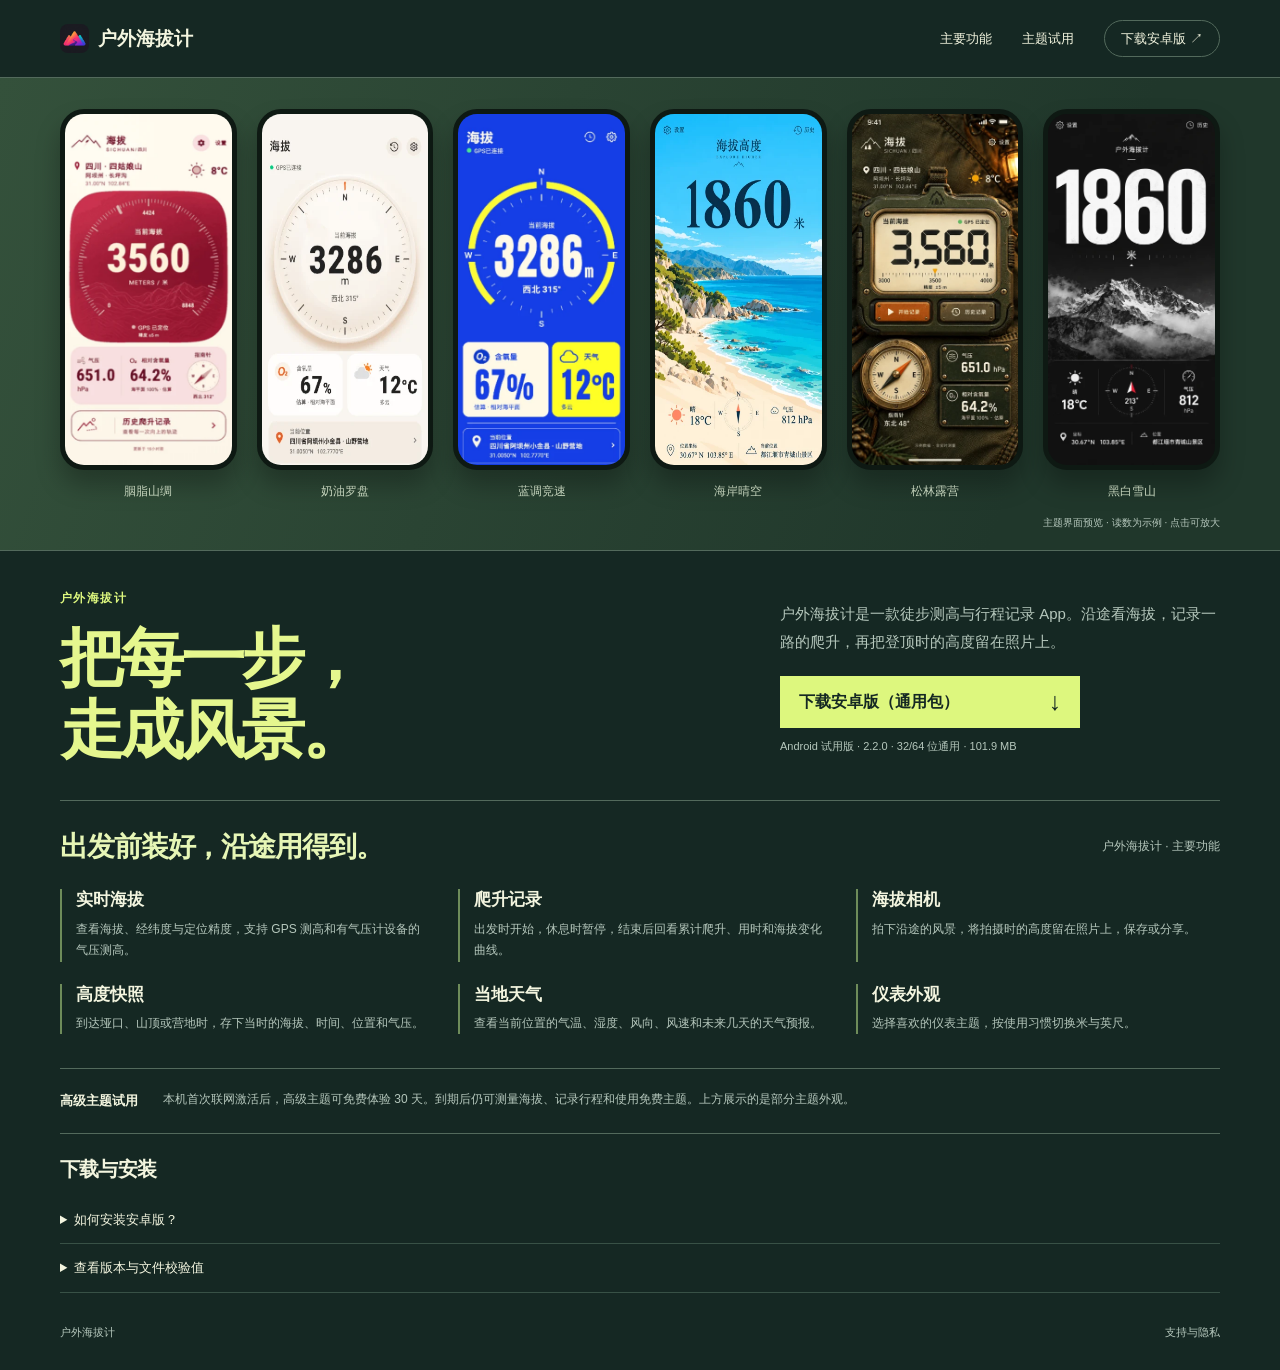
<file: altitude/index.html>
<!doctype html>
<html lang="zh-CN">
<head>
  <meta charset="utf-8">
  <meta name="viewport" content="width=device-width, initial-scale=1">
  <meta name="theme-color" content="#152823">
  <meta name="description" content="户外海拔计是一款徒步测高与行程记录 App。沿途看海拔，记录一路的爬升，再把登顶时的高度留在照片上。下载 Android 2.2.0 试用版。">
  <meta property="og:title" content="户外海拔计 · 把每一步，走成风景">
  <meta property="og:description" content="实时海拔、爬升记录、海拔相机，还有不同风格的仪表主题。">
  <meta property="og:image" content="https://support.huawuque.vip/altitude/app-icon.png">
  <meta property="og:url" content="https://support.huawuque.vip/altitude/">
  <link rel="canonical" href="https://support.huawuque.vip/altitude/">
  <link rel="icon" href="app-icon.png" type="image/png">
  <link rel="stylesheet" href="styles.css">
  <script src="page.js" defer></script>
  <title>户外海拔计 · 安卓版下载</title>
</head>
<body>
  <header class="wrap header">
    <a class="brand" href="./"><img src="app-icon.png" width="29" height="29" alt="">户外海拔计</a>
    <nav aria-label="页面导航">
      <a href="#features">主要功能</a>
      <a href="#trial">主题试用</a>
      <a href="#download">下载安卓版 ↗</a>
    </nav>
  </header>
  <section class="gallery" aria-label="六款主题预览">
    <div class="theme-scroll" tabindex="0" aria-label="主题预览，可左右滑动或使用方向键滚动">
      <div class="wrap themes">
            <figure>
              <button class="phone" type="button" aria-label="放大查看胭脂山绸主题">
                <img src="crimson.webp" alt="胭脂山绸主题界面" width="360" height="760">
              </button>
              <figcaption>胭脂山绸</figcaption>
            </figure>
            <figure>
              <button class="phone" type="button" aria-label="放大查看奶油罗盘主题">
                <img src="ivory.webp" alt="奶油罗盘主题界面" width="360" height="760">
              </button>
              <figcaption>奶油罗盘</figcaption>
            </figure>
            <figure>
              <button class="phone" type="button" aria-label="放大查看蓝调竞速主题">
                <img src="cobalt.webp" alt="蓝调竞速主题界面" width="360" height="760">
              </button>
              <figcaption>蓝调竞速</figcaption>
            </figure>
            <figure>
              <button class="phone" type="button" aria-label="放大查看海岸晴空主题">
                <img src="coast.webp" alt="海岸晴空主题界面" width="360" height="760">
              </button>
              <figcaption>海岸晴空</figcaption>
            </figure>
            <figure>
              <button class="phone" type="button" aria-label="放大查看松林露营主题">
                <img src="forest.webp" alt="松林露营主题界面" width="360" height="760">
              </button>
              <figcaption>松林露营</figcaption>
            </figure>
            <figure>
              <button class="phone" type="button" aria-label="放大查看黑白雪山主题">
                <img src="alpine.webp" alt="黑白雪山主题界面" width="360" height="760">
              </button>
              <figcaption>黑白雪山</figcaption>
            </figure>
      </div>
    </div>
    <p class="wrap gallery-note">主题界面预览 · 读数为示例 · 点击可放大</p>
  </section>
  <main class="wrap">
    <section class="hero" aria-labelledby="hero-title">
      <div class="title">
        <p class="eyebrow">户外海拔计</p>
        <h1 id="hero-title">把每一步，<br>走成风景。</h1>
      </div>
      <div class="intro">
        <p>户外海拔计是一款徒步测高与行程记录 App。沿途看海拔，记录一路的爬升，再把登顶时的高度留在照片上。</p>
        <a class="download" id="download" href="https://github.com/StarkYYYYY/mediatoolapp/releases/download/altitude-v2.2.0/altitude-universal.apk">下载安卓版（通用包）<span aria-hidden="true">↓</span></a>
        <p class="version">Android 试用版 · 2.2.0 · 32/64 位通用 · <span id="apk-size">101.9 MB</span></p>
        <p class="browser-hint" hidden>如果当前页面无法开始下载，请使用右上角菜单，在手机浏览器中打开后下载。</p>
      </div>
    </section>
    <section class="features" id="features" aria-labelledby="features-title">
      <div class="feature-head">
        <h2 id="features-title">出发前装好，沿途用得到。</h2>
        <span>户外海拔计 · 主要功能</span>
      </div>
      <div class="feature-grid">
        <article><h3>实时海拔</h3><p>查看海拔、经纬度与定位精度，支持 GPS 测高和有气压计设备的气压测高。</p></article>
        <article><h3>爬升记录</h3><p>出发时开始，休息时暂停，结束后回看累计爬升、用时和海拔变化曲线。</p></article>
        <article><h3>海拔相机</h3><p>拍下沿途的风景，将拍摄时的高度留在照片上，保存或分享。</p></article>
        <article><h3>高度快照</h3><p>到达垭口、山顶或营地时，存下当时的海拔、时间、位置和气压。</p></article>
        <article><h3>当地天气</h3><p>查看当前位置的气温、湿度、风向、风速和未来几天的天气预报。</p></article>
        <article><h3>仪表外观</h3><p>选择喜欢的仪表主题，按使用习惯切换米与英尺。</p></article>
      </div>
    </section>
    <aside class="trial" id="trial">
      <h2>高级主题试用</h2>
      <p>本机首次联网激活后，高级主题可免费体验 30 天。到期后仍可测量海拔、记录行程和使用免费主题。上方展示的是部分主题外观。</p>
    </aside>
    <section class="installation" aria-labelledby="installation-title">
      <h2 id="installation-title">下载与安装</h2>
      <details><summary>如何安装安卓版？</summary><p>在安卓手机浏览器中点击「下载安卓版（通用包）」。下载完成后，打开下载列表中的 APK，按系统提示允许当前浏览器安装应用，再完成安装。适用于 Android 7.0 及以上系统，包含 ARM32、ARM64 和 x86_64 三种架构，可用于常见的 32 位和 64 位安卓手机。</p></details>
      <details><summary>查看版本与文件校验值</summary><p>版本 2.2.0 · 构建 4202 · ARM32 / ARM64 / x86_64</p><p>SHA-256</p><code id="apk-sha">968c7fa6579829b6814a3f19dfc6262d526b72677e1730edacd7622520443258</code></details>
    </section>
  </main>
  <footer class="wrap">
    <span>户外海拔计</span>
    <a href="https://support.huawuque.vip/altitudemeter_appstore_support_privacy.html">支持与隐私</a>
  </footer>
  <dialog class="theme-dialog" aria-label="主题界面放大预览">
    <button class="close-dialog" type="button" aria-label="关闭预览">×</button>
    <img alt="">
    <p></p>
  </dialog>
</body>
</html>
</file>
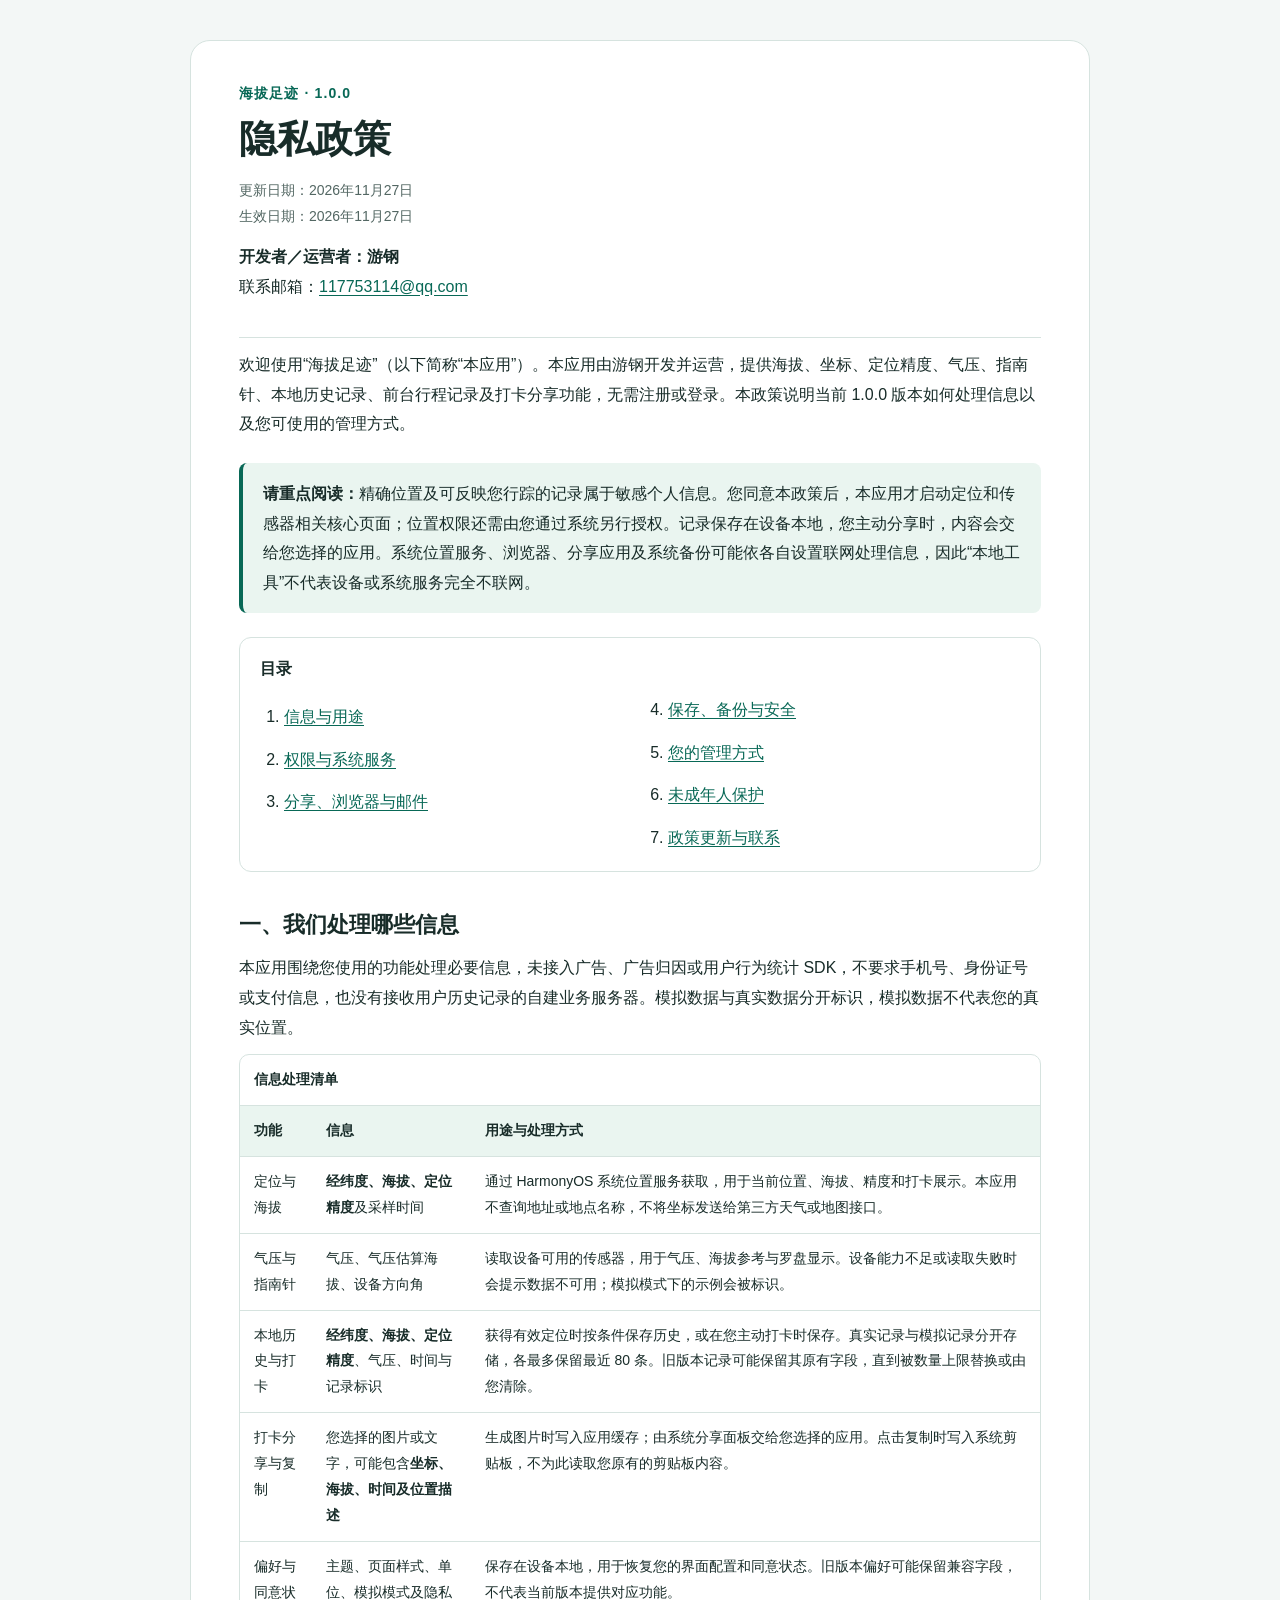
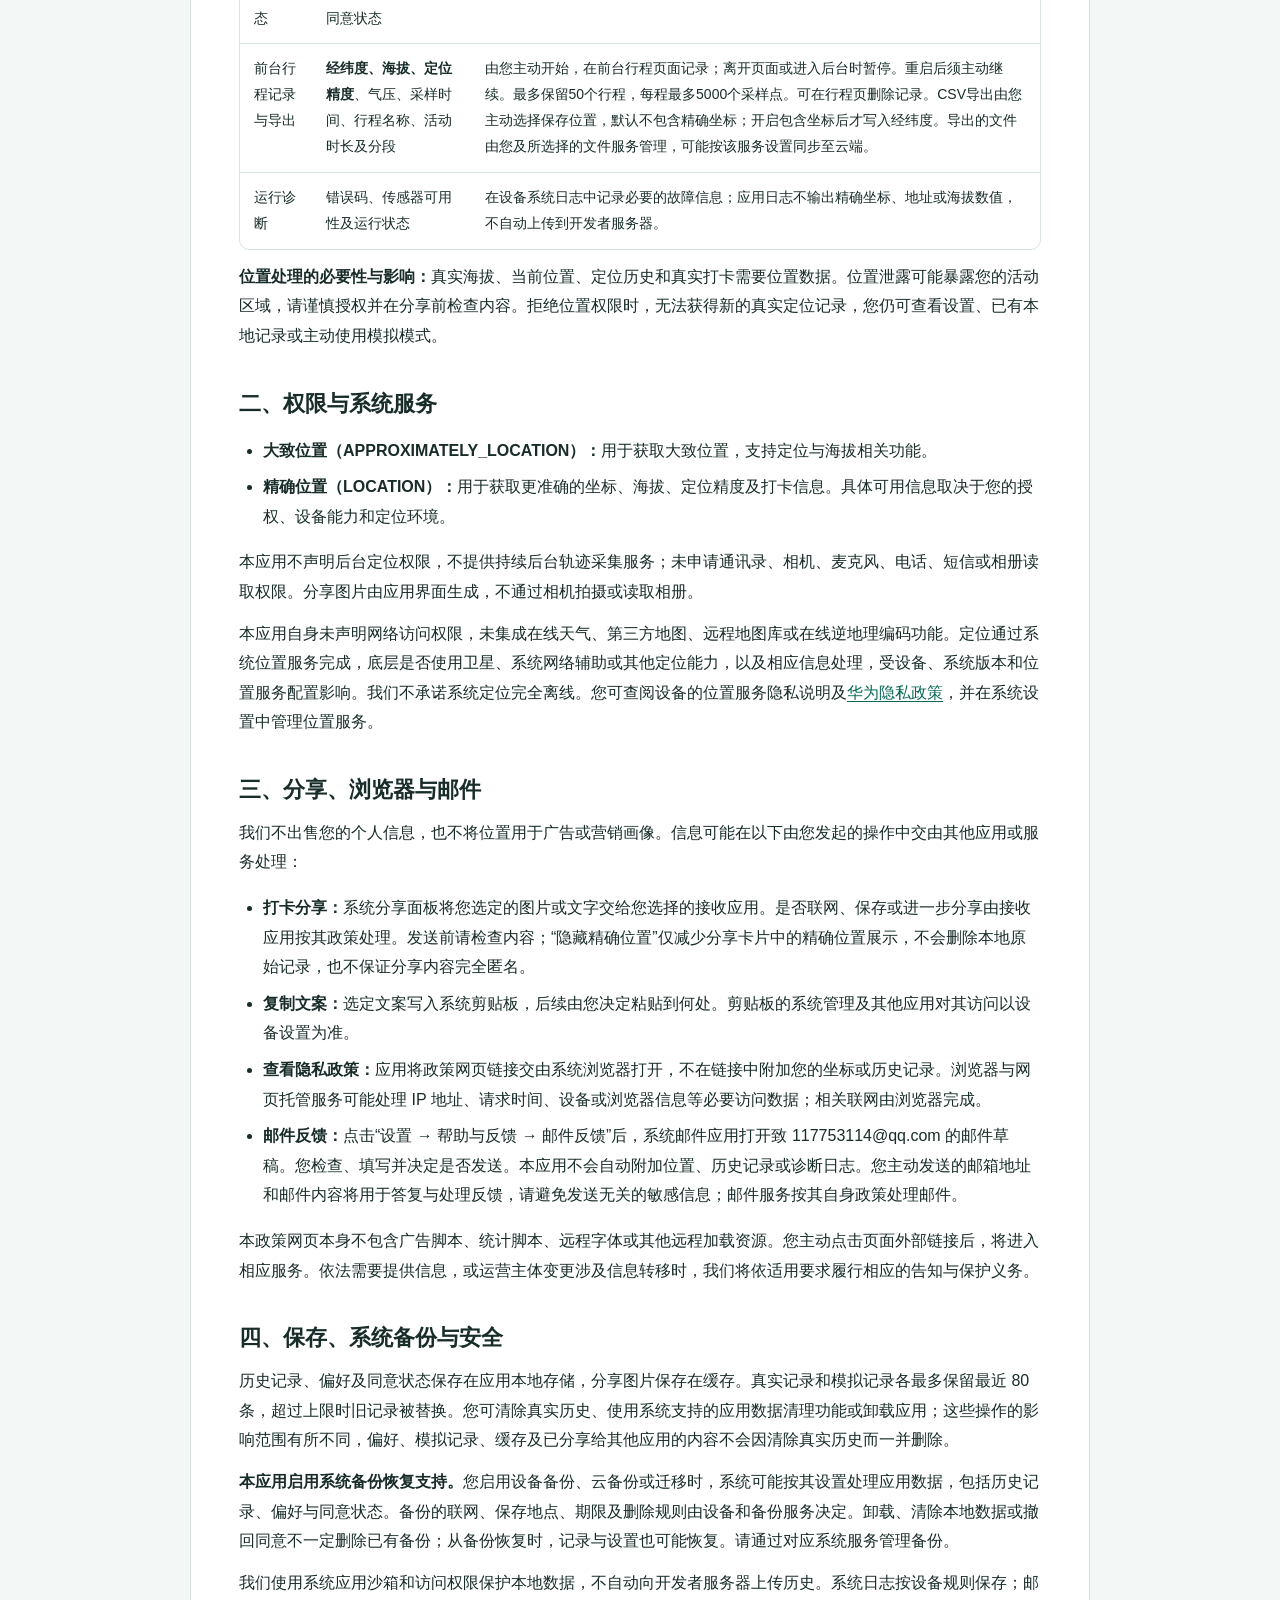
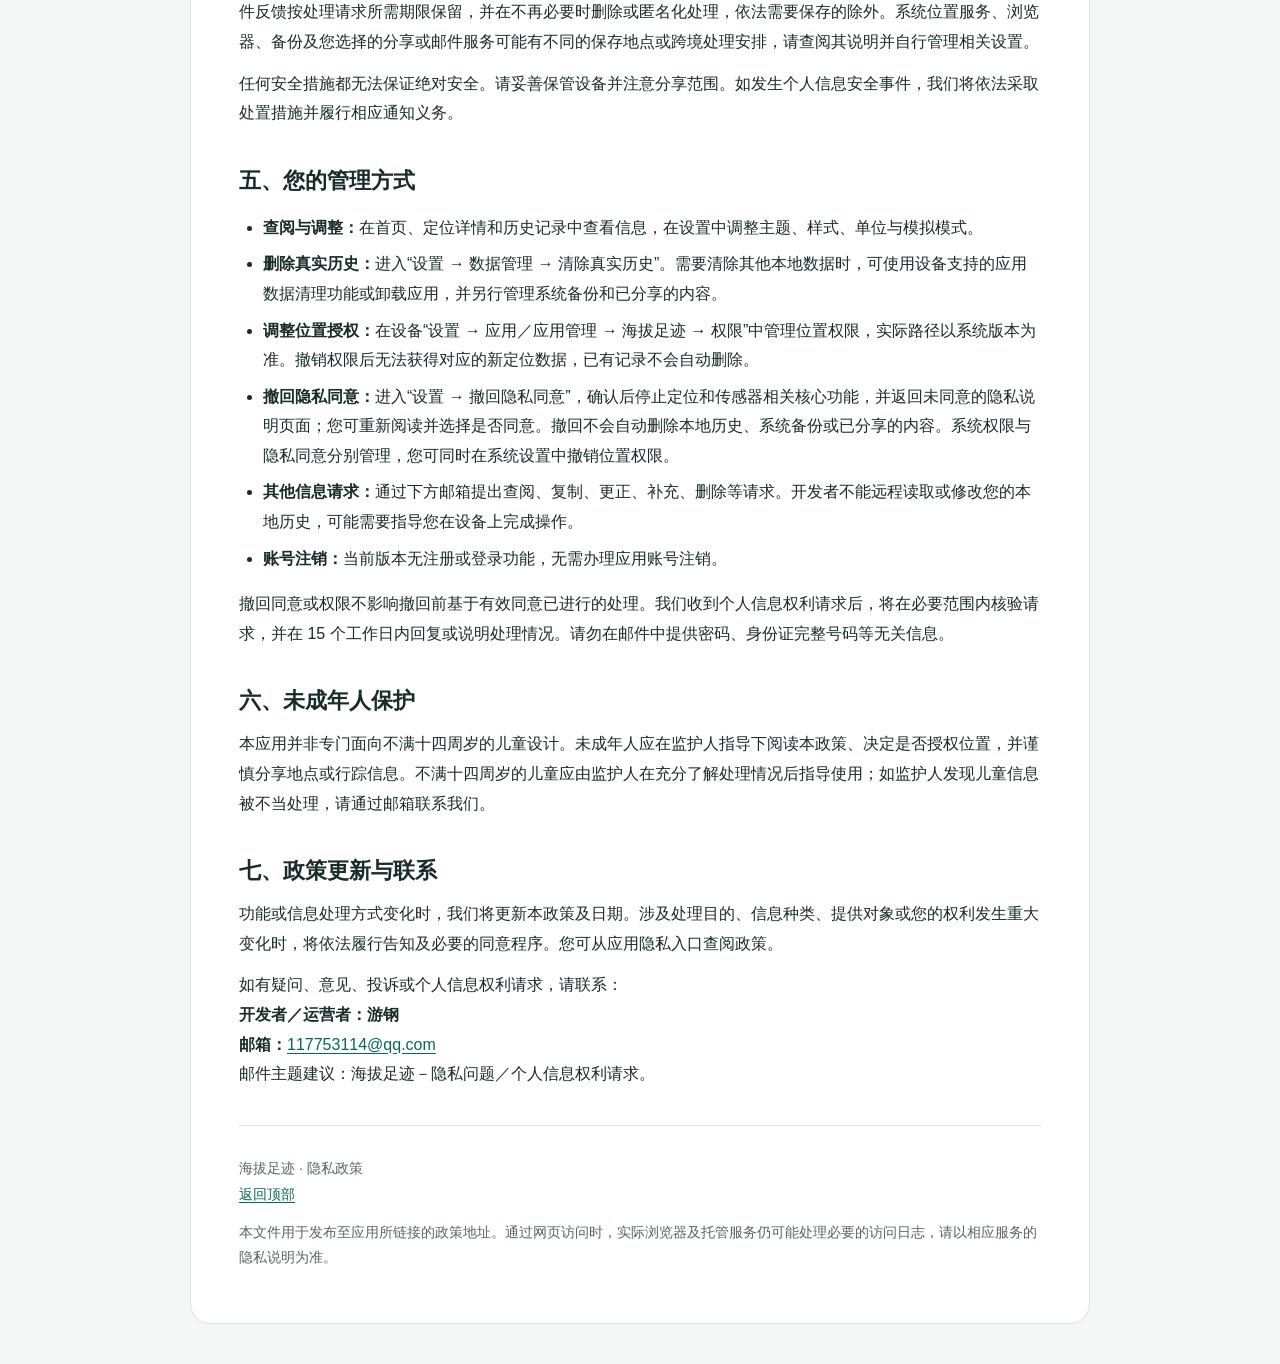
<file: AltitudeFootprints-privacy.html>
<!doctype html>
<html lang="zh-CN">
<head>
  <meta charset="utf-8">
  <meta name="viewport" content="width=device-width, initial-scale=1">
  <meta name="color-scheme" content="light dark">
  <meta name="description" content="海拔足迹隐私政策：了解系统定位、传感器、本地记录、主动分享、系统备份及隐私同意管理。">
  <title>海拔足迹 · 隐私政策</title>
  <style>
    :root {
      color-scheme: light dark;
      --background: #f3f7f6;
      --surface: #ffffff;
      --text: #182c29;
      --muted: #536763;
      --accent: #086856;
      --line: #d6e3df;
      --notice: #eaf5f0;
    }
    * { box-sizing: border-box; }
    html { scroll-behavior: smooth; scroll-padding-top: 24px; }
    body {
      margin: 0;
      background: var(--background);
      color: var(--text);
      font-family: -apple-system, BlinkMacSystemFont, "Segoe UI", "PingFang SC", "Hiragino Sans GB", "Microsoft YaHei", sans-serif;
      font-size: 16px;
      line-height: 1.85;
      overflow-wrap: anywhere;
    }
    main { max-width: 900px; margin: 40px auto; padding: 40px 48px; background: var(--surface); border: 1px solid var(--line); border-radius: 20px; }
    header { padding-bottom: 24px; border-bottom: 1px solid var(--line); }
    .eyebrow { margin: 0 0 8px; color: var(--accent); font-size: 14px; font-weight: 700; letter-spacing: .08em; }
    h1 { margin: 0 0 14px; font-size: clamp(28px, 5vw, 38px); line-height: 1.3; }
    h2 { margin: 36px 0 12px; font-size: 22px; line-height: 1.5; }
    h3 { margin: 24px 0 8px; font-size: 18px; }
    p { margin: 12px 0; }
    .meta, footer { color: var(--muted); font-size: 14px; }
    .notice { margin: 24px 0; padding: 16px 20px; background: var(--notice); border-left: 4px solid var(--accent); border-radius: 8px; }
    a { color: var(--accent); text-underline-offset: 3px; }
    a:hover { text-decoration-thickness: 2px; }
    a:focus-visible { outline: 3px solid var(--accent); outline-offset: 4px; border-radius: 2px; }
    nav { margin: 24px 0; padding: 16px 20px; border: 1px solid var(--line); border-radius: 12px; }
    nav ol { margin: 8px 0 0; padding-left: 24px; columns: 2; column-gap: 32px; }
    nav li { break-inside: avoid; padding: 3px 0; }
    ul, ol { padding-left: 24px; }
    li { margin: 7px 0; }
    .table-wrap { overflow-x: auto; border: 1px solid var(--line); border-radius: 10px; }
    table { border-collapse: collapse; width: 100%; min-width: 610px; font-size: 14px; }
    caption { text-align: left; padding: 12px 14px; font-weight: 700; }
    th, td { text-align: left; vertical-align: top; padding: 12px 14px; border-top: 1px solid var(--line); }
    th { background: var(--notice); font-weight: 700; }
    footer { margin-top: 36px; padding-top: 18px; border-top: 1px solid var(--line); }
    @media (max-width: 640px) {
      main { margin: 0; padding: 28px 20px; border: 0; border-radius: 0; }
      nav ol { columns: 1; }
      h2 { font-size: 20px; }
    }
    @media (prefers-color-scheme: dark) {
      :root { --background: #101a18; --surface: #172420; --text: #e3eee9; --muted: #b0c4bb; --accent: #8cddc0; --line: #354a41; --notice: #20382e; }
    }
    @media (prefers-reduced-motion: reduce) { html { scroll-behavior: auto; } }
    @media print {
      main { max-width: none; margin: 0; padding: 0; border: 0; }
      nav { display: none; }
      .table-wrap { overflow: visible; }
      table { min-width: 0; }
      h2, h3 { break-after: avoid; }
      tr { break-inside: avoid; }
    }
  </style>
</head>
<body>
  <main>
    <header>
      <p class="eyebrow">海拔足迹 · 1.0.0</p>
      <h1>隐私政策</h1>
      <p class="meta">更新日期：<time datetime="2026-11-27">2026年11月27日</time><br>生效日期：<time datetime="2026-11-27">2026年11月27日</time></p>
      <p><strong>开发者／运营者：游钢</strong><br>联系邮箱：<a href="mailto:117753114@qq.com">117753114@qq.com</a></p>
    </header>

    <p>欢迎使用“海拔足迹”（以下简称“本应用”）。本应用由游钢开发并运营，提供海拔、坐标、定位精度、气压、指南针、本地历史记录、前台行程记录及打卡分享功能，无需注册或登录。本政策说明当前 1.0.0 版本如何处理信息以及您可使用的管理方式。</p>
    <div class="notice">
      <strong>请重点阅读：</strong>精确位置及可反映您行踪的记录属于敏感个人信息。您同意本政策后，本应用才启动定位和传感器相关核心页面；位置权限还需由您通过系统另行授权。记录保存在设备本地，您主动分享时，内容会交给您选择的应用。系统位置服务、浏览器、分享应用及系统备份可能依各自设置联网处理信息，因此“本地工具”不代表设备或系统服务完全不联网。
    </div>

    <nav aria-label="隐私政策目录">
      <strong>目录</strong>
      <ol>
        <li><a href="#collection">信息与用途</a></li>
        <li><a href="#permissions">权限与系统服务</a></li>
        <li><a href="#sharing">分享、浏览器与邮件</a></li>
        <li><a href="#storage">保存、备份与安全</a></li>
        <li><a href="#rights">您的管理方式</a></li>
        <li><a href="#children">未成年人保护</a></li>
        <li><a href="#updates">政策更新与联系</a></li>
      </ol>
    </nav>

    <section id="collection" aria-labelledby="collection-title">
      <h2 id="collection-title">一、我们处理哪些信息</h2>
      <p>本应用围绕您使用的功能处理必要信息，未接入广告、广告归因或用户行为统计 SDK，不要求手机号、身份证号或支付信息，也没有接收用户历史记录的自建业务服务器。模拟数据与真实数据分开标识，模拟数据不代表您的真实位置。</p>
      <div class="table-wrap" role="region" aria-label="信息处理清单，可横向滚动" tabindex="0">
        <table>
          <caption>信息处理清单</caption>
          <thead><tr><th scope="col">功能</th><th scope="col">信息</th><th scope="col">用途与处理方式</th></tr></thead>
          <tbody>
            <tr><td>定位与海拔</td><td><strong>经纬度、海拔、定位精度</strong>及采样时间</td><td>通过 HarmonyOS 系统位置服务获取，用于当前位置、海拔、精度和打卡展示。本应用不查询地址或地点名称，不将坐标发送给第三方天气或地图接口。</td></tr>
            <tr><td>气压与指南针</td><td>气压、气压估算海拔、设备方向角</td><td>读取设备可用的传感器，用于气压、海拔参考与罗盘显示。设备能力不足或读取失败时会提示数据不可用；模拟模式下的示例会被标识。</td></tr>
            <tr><td>本地历史与打卡</td><td><strong>经纬度、海拔、定位精度</strong>、气压、时间与记录标识</td><td>获得有效定位时按条件保存历史，或在您主动打卡时保存。真实记录与模拟记录分开存储，各最多保留最近 80 条。旧版本记录可能保留其原有字段，直到被数量上限替换或由您清除。</td></tr>
            <tr><td>打卡分享与复制</td><td>您选择的图片或文字，可能包含<strong>坐标、海拔、时间及位置描述</strong></td><td>生成图片时写入应用缓存；由系统分享面板交给您选择的应用。点击复制时写入系统剪贴板，不为此读取您原有的剪贴板内容。</td></tr>
            <tr><td>偏好与同意状态</td><td>主题、页面样式、单位、模拟模式及隐私同意状态</td><td>保存在设备本地，用于恢复您的界面配置和同意状态。旧版本偏好可能保留兼容字段，不代表当前版本提供对应功能。</td></tr>
            <tr><td>前台行程记录与导出</td><td><strong>经纬度、海拔、定位精度</strong>、气压、采样时间、行程名称、活动时长及分段</td><td>由您主动开始，在前台行程页面记录；离开页面或进入后台时暂停。重启后须主动继续。最多保留50个行程，每程最多5000个采样点。可在行程页删除记录。CSV导出由您主动选择保存位置，默认不包含精确坐标；开启包含坐标后才写入经纬度。导出的文件由您及所选择的文件服务管理，可能按该服务设置同步至云端。</td></tr>
            <tr><td>运行诊断</td><td>错误码、传感器可用性及运行状态</td><td>在设备系统日志中记录必要的故障信息；应用日志不输出精确坐标、地址或海拔数值，不自动上传到开发者服务器。</td></tr>
          </tbody>
        </table>
      </div>
      <p><strong>位置处理的必要性与影响：</strong>真实海拔、当前位置、定位历史和真实打卡需要位置数据。位置泄露可能暴露您的活动区域，请谨慎授权并在分享前检查内容。拒绝位置权限时，无法获得新的真实定位记录，您仍可查看设置、已有本地记录或主动使用模拟模式。</p>
    </section>

    <section id="permissions" aria-labelledby="permissions-title">
      <h2 id="permissions-title">二、权限与系统服务</h2>
      <ul>
        <li><strong>大致位置（APPROXIMATELY_LOCATION）：</strong>用于获取大致位置，支持定位与海拔相关功能。</li>
        <li><strong>精确位置（LOCATION）：</strong>用于获取更准确的坐标、海拔、定位精度及打卡信息。具体可用信息取决于您的授权、设备能力和定位环境。</li>
      </ul>
      <p>本应用不声明后台定位权限，不提供持续后台轨迹采集服务；未申请通讯录、相机、麦克风、电话、短信或相册读取权限。分享图片由应用界面生成，不通过相机拍摄或读取相册。</p>
      <p>本应用自身未声明网络访问权限，未集成在线天气、第三方地图、远程地图库或在线逆地理编码功能。定位通过系统位置服务完成，底层是否使用卫星、系统网络辅助或其他定位能力，以及相应信息处理，受设备、系统版本和位置服务配置影响。我们不承诺系统定位完全离线。您可查阅设备的位置服务隐私说明及<a href="https://consumer.huawei.com/cn/privacy/privacy-policy/" rel="noopener noreferrer">华为隐私政策</a>，并在系统设置中管理位置服务。</p>
    </section>

    <section id="sharing" aria-labelledby="sharing-title">
      <h2 id="sharing-title">三、分享、浏览器与邮件</h2>
      <p>我们不出售您的个人信息，也不将位置用于广告或营销画像。信息可能在以下由您发起的操作中交由其他应用或服务处理：</p>
      <ul>
        <li><strong>打卡分享：</strong>系统分享面板将您选定的图片或文字交给您选择的接收应用。是否联网、保存或进一步分享由接收应用按其政策处理。发送前请检查内容；“隐藏精确位置”仅减少分享卡片中的精确位置展示，不会删除本地原始记录，也不保证分享内容完全匿名。</li>
        <li><strong>复制文案：</strong>选定文案写入系统剪贴板，后续由您决定粘贴到何处。剪贴板的系统管理及其他应用对其访问以设备设置为准。</li>
        <li><strong>查看隐私政策：</strong>应用将政策网页链接交由系统浏览器打开，不在链接中附加您的坐标或历史记录。浏览器与网页托管服务可能处理 IP 地址、请求时间、设备或浏览器信息等必要访问数据；相关联网由浏览器完成。</li>
        <li><strong>邮件反馈：</strong>点击“设置 → 帮助与反馈 → 邮件反馈”后，系统邮件应用打开致 117753114@qq.com 的邮件草稿。您检查、填写并决定是否发送。本应用不会自动附加位置、历史记录或诊断日志。您主动发送的邮箱地址和邮件内容将用于答复与处理反馈，请避免发送无关的敏感信息；邮件服务按其自身政策处理邮件。</li>
      </ul>
      <p>本政策网页本身不包含广告脚本、统计脚本、远程字体或其他远程加载资源。您主动点击页面外部链接后，将进入相应服务。依法需要提供信息，或运营主体变更涉及信息转移时，我们将依适用要求履行相应的告知与保护义务。</p>
    </section>

    <section id="storage" aria-labelledby="storage-title">
      <h2 id="storage-title">四、保存、系统备份与安全</h2>
      <p>历史记录、偏好及同意状态保存在应用本地存储，分享图片保存在缓存。真实记录和模拟记录各最多保留最近 80 条，超过上限时旧记录被替换。您可清除真实历史、使用系统支持的应用数据清理功能或卸载应用；这些操作的影响范围有所不同，偏好、模拟记录、缓存及已分享给其他应用的内容不会因清除真实历史而一并删除。</p>
      <p><strong>本应用启用系统备份恢复支持。</strong>您启用设备备份、云备份或迁移时，系统可能按其设置处理应用数据，包括历史记录、偏好与同意状态。备份的联网、保存地点、期限及删除规则由设备和备份服务决定。卸载、清除本地数据或撤回同意不一定删除已有备份；从备份恢复时，记录与设置也可能恢复。请通过对应系统服务管理备份。</p>
      <p>我们使用系统应用沙箱和访问权限保护本地数据，不自动向开发者服务器上传历史。系统日志按设备规则保存；邮件反馈按处理请求所需期限保留，并在不再必要时删除或匿名化处理，依法需要保存的除外。系统位置服务、浏览器、备份及您选择的分享或邮件服务可能有不同的保存地点或跨境处理安排，请查阅其说明并自行管理相关设置。</p>
      <p>任何安全措施都无法保证绝对安全。请妥善保管设备并注意分享范围。如发生个人信息安全事件，我们将依法采取处置措施并履行相应通知义务。</p>
    </section>

    <section id="rights" aria-labelledby="rights-title">
      <h2 id="rights-title">五、您的管理方式</h2>
      <ul>
        <li><strong>查阅与调整：</strong>在首页、定位详情和历史记录中查看信息，在设置中调整主题、样式、单位与模拟模式。</li>
        <li><strong>删除真实历史：</strong>进入“设置 → 数据管理 → 清除真实历史”。需要清除其他本地数据时，可使用设备支持的应用数据清理功能或卸载应用，并另行管理系统备份和已分享的内容。</li>
        <li><strong>调整位置授权：</strong>在设备“设置 → 应用／应用管理 → 海拔足迹 → 权限”中管理位置权限，实际路径以系统版本为准。撤销权限后无法获得对应的新定位数据，已有记录不会自动删除。</li>
        <li><strong>撤回隐私同意：</strong>进入“设置 → 撤回隐私同意”，确认后停止定位和传感器相关核心功能，并返回未同意的隐私说明页面；您可重新阅读并选择是否同意。撤回不会自动删除本地历史、系统备份或已分享的内容。系统权限与隐私同意分别管理，您可同时在系统设置中撤销位置权限。</li>
        <li><strong>其他信息请求：</strong>通过下方邮箱提出查阅、复制、更正、补充、删除等请求。开发者不能远程读取或修改您的本地历史，可能需要指导您在设备上完成操作。</li>
        <li><strong>账号注销：</strong>当前版本无注册或登录功能，无需办理应用账号注销。</li>
      </ul>
      <p>撤回同意或权限不影响撤回前基于有效同意已进行的处理。我们收到个人信息权利请求后，将在必要范围内核验请求，并在 15 个工作日内回复或说明处理情况。请勿在邮件中提供密码、身份证完整号码等无关信息。</p>
    </section>

    <section id="children" aria-labelledby="children-title">
      <h2 id="children-title">六、未成年人保护</h2>
      <p>本应用并非专门面向不满十四周岁的儿童设计。未成年人应在监护人指导下阅读本政策、决定是否授权位置，并谨慎分享地点或行踪信息。不满十四周岁的儿童应由监护人在充分了解处理情况后指导使用；如监护人发现儿童信息被不当处理，请通过邮箱联系我们。</p>
    </section>

    <section id="updates" aria-labelledby="updates-title">
      <h2 id="updates-title">七、政策更新与联系</h2>
      <p>功能或信息处理方式变化时，我们将更新本政策及日期。涉及处理目的、信息种类、提供对象或您的权利发生重大变化时，将依法履行告知及必要的同意程序。您可从应用隐私入口查阅政策。</p>
      <p>如有疑问、意见、投诉或个人信息权利请求，请联系：<br><strong>开发者／运营者：游钢</strong><br><strong>邮箱：</strong><a href="mailto:117753114@qq.com">117753114@qq.com</a><br>邮件主题建议：海拔足迹－隐私问题／个人信息权利请求。</p>
    </section>

    <footer>
      <p>海拔足迹 · 隐私政策<br><a href="#">返回顶部</a></p>
      <p>本文件用于发布至应用所链接的政策地址。通过网页访问时，实际浏览器及托管服务仍可能处理必要的访问日志，请以相应服务的隐私说明为准。</p>
    </footer>
  </main>
</body>
</html>
</file>
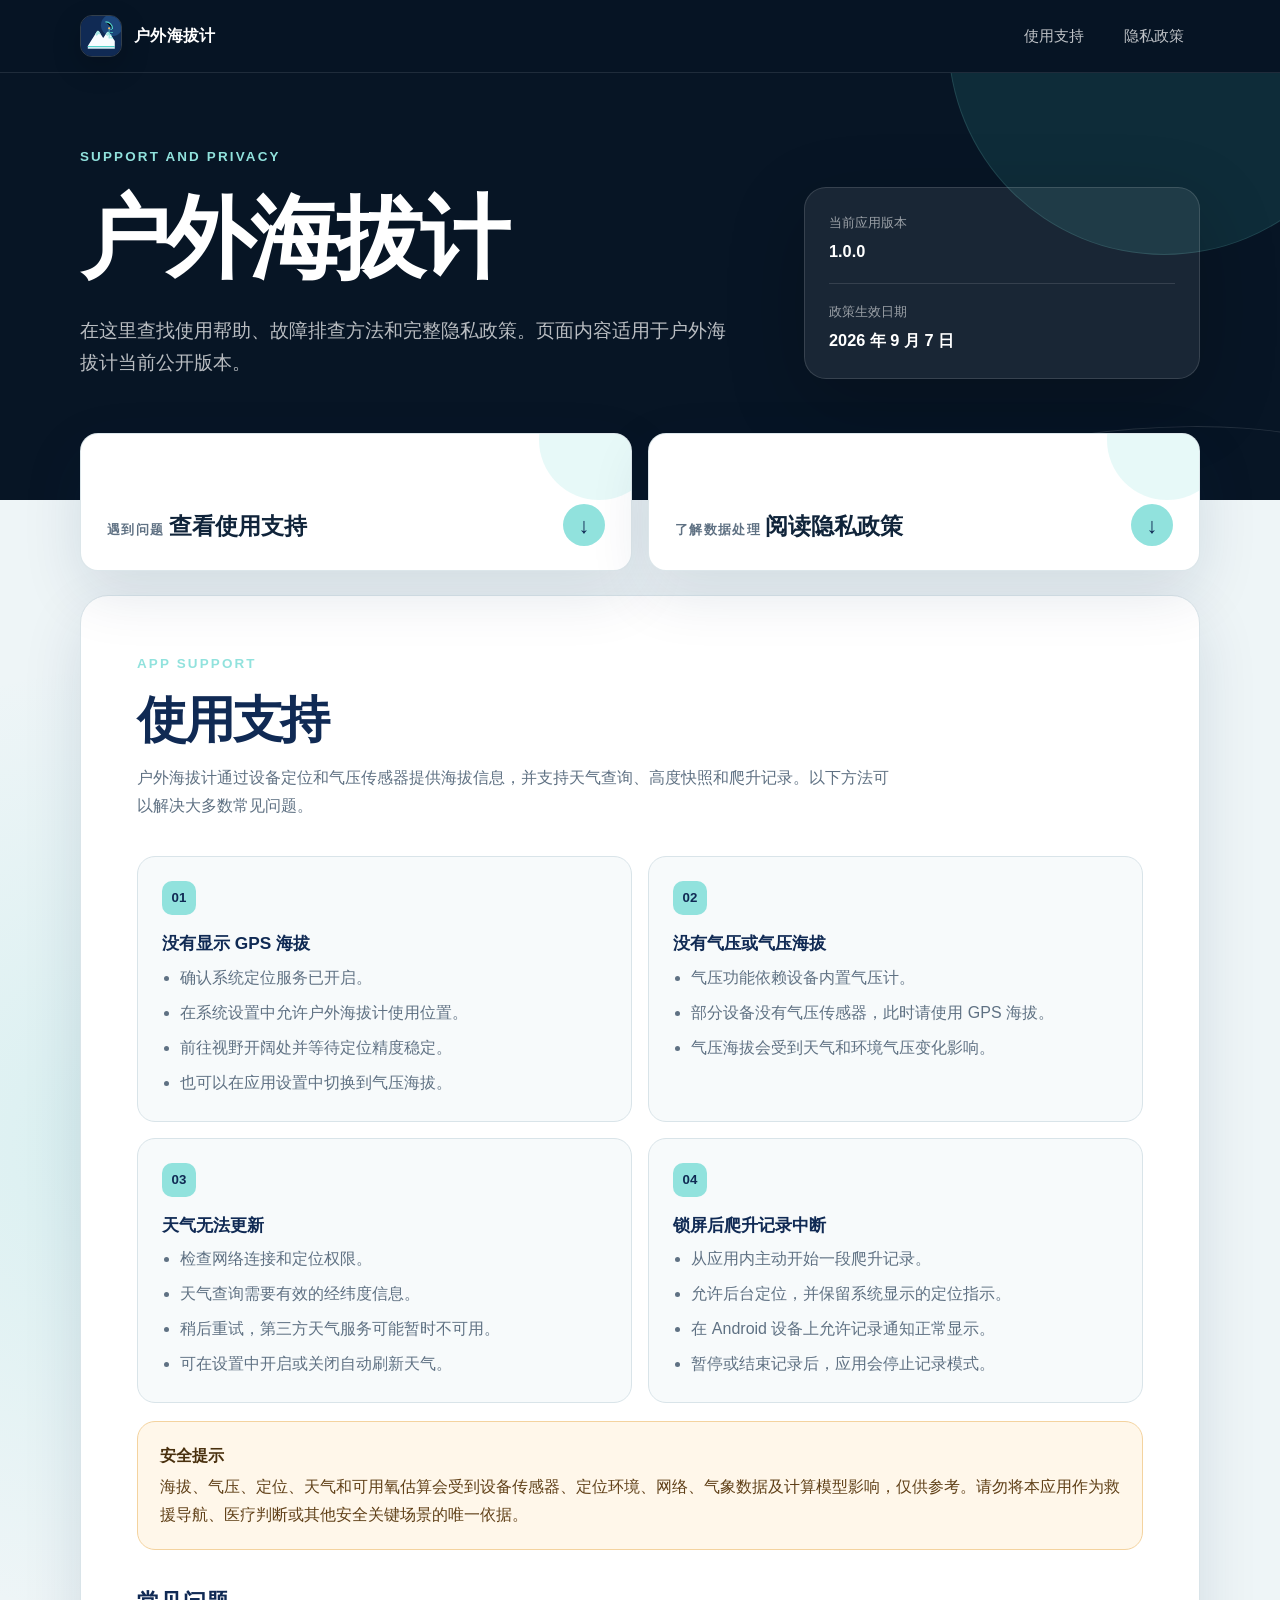
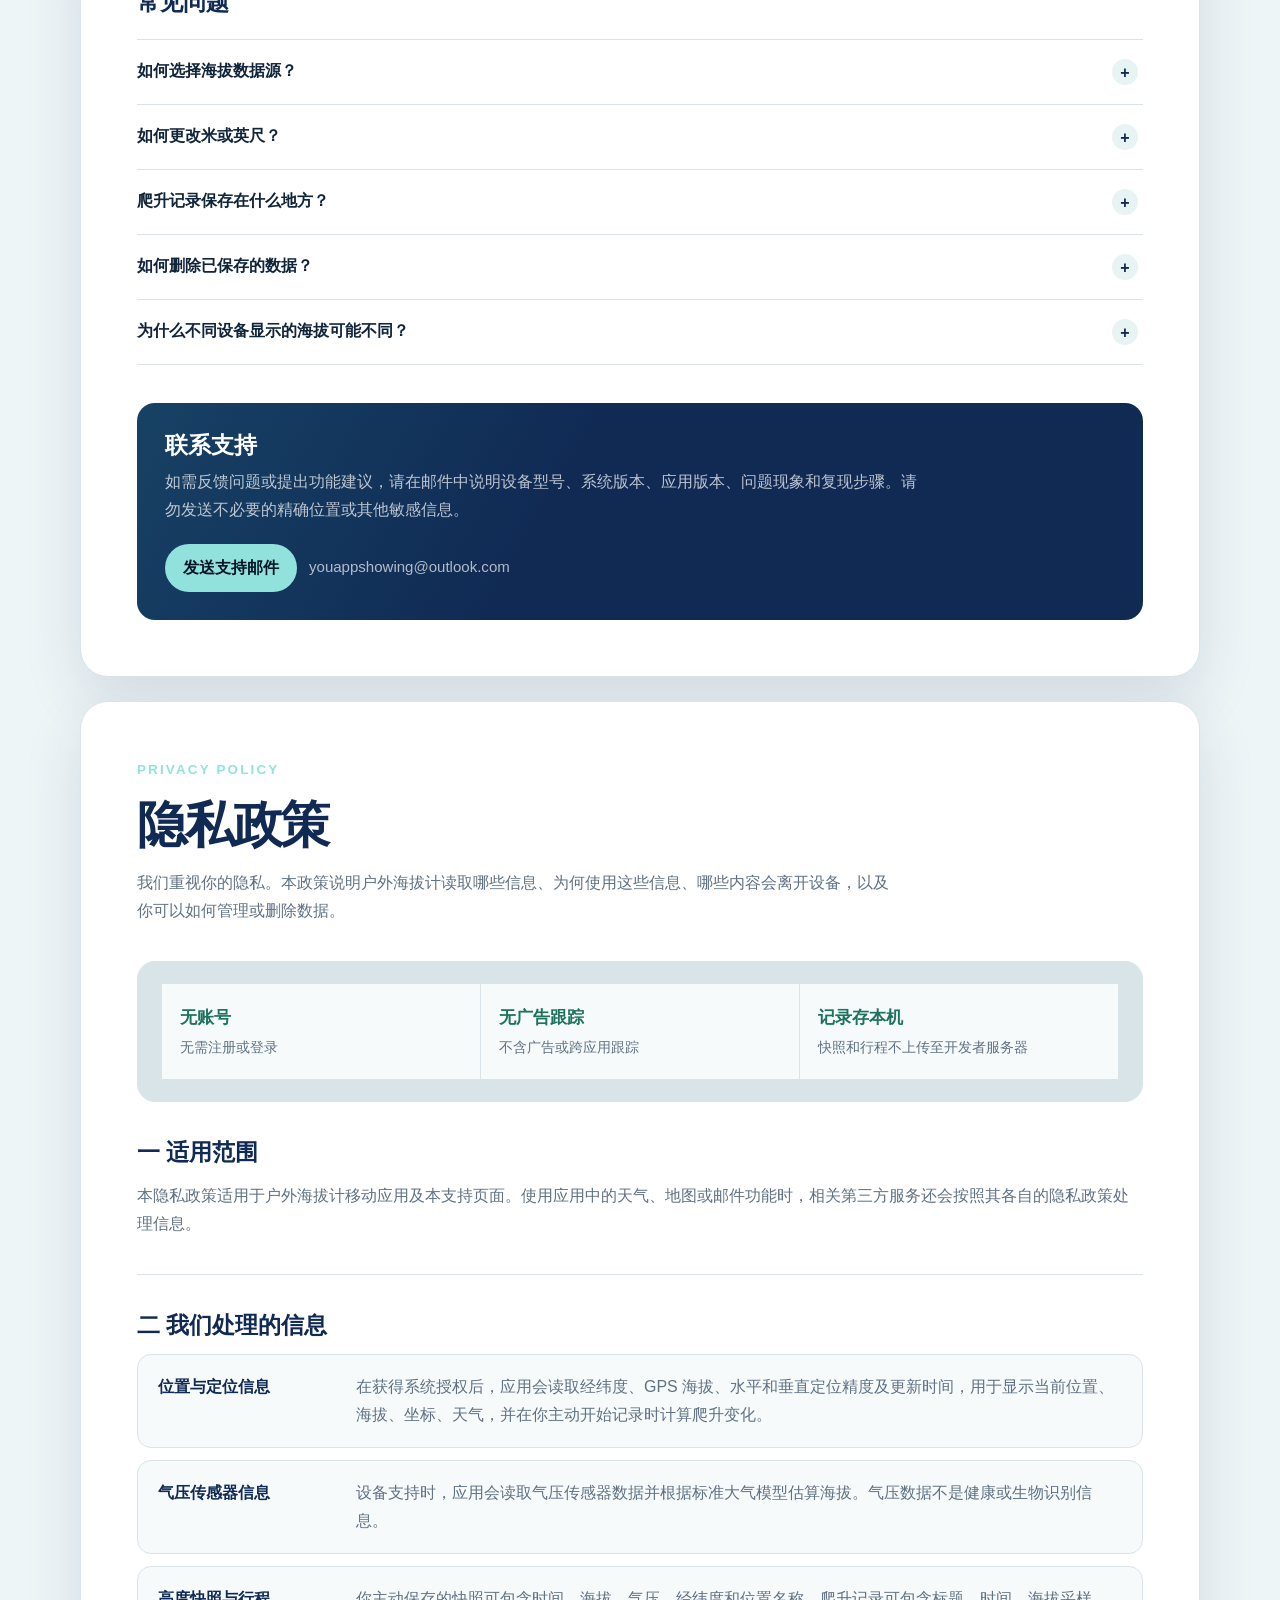
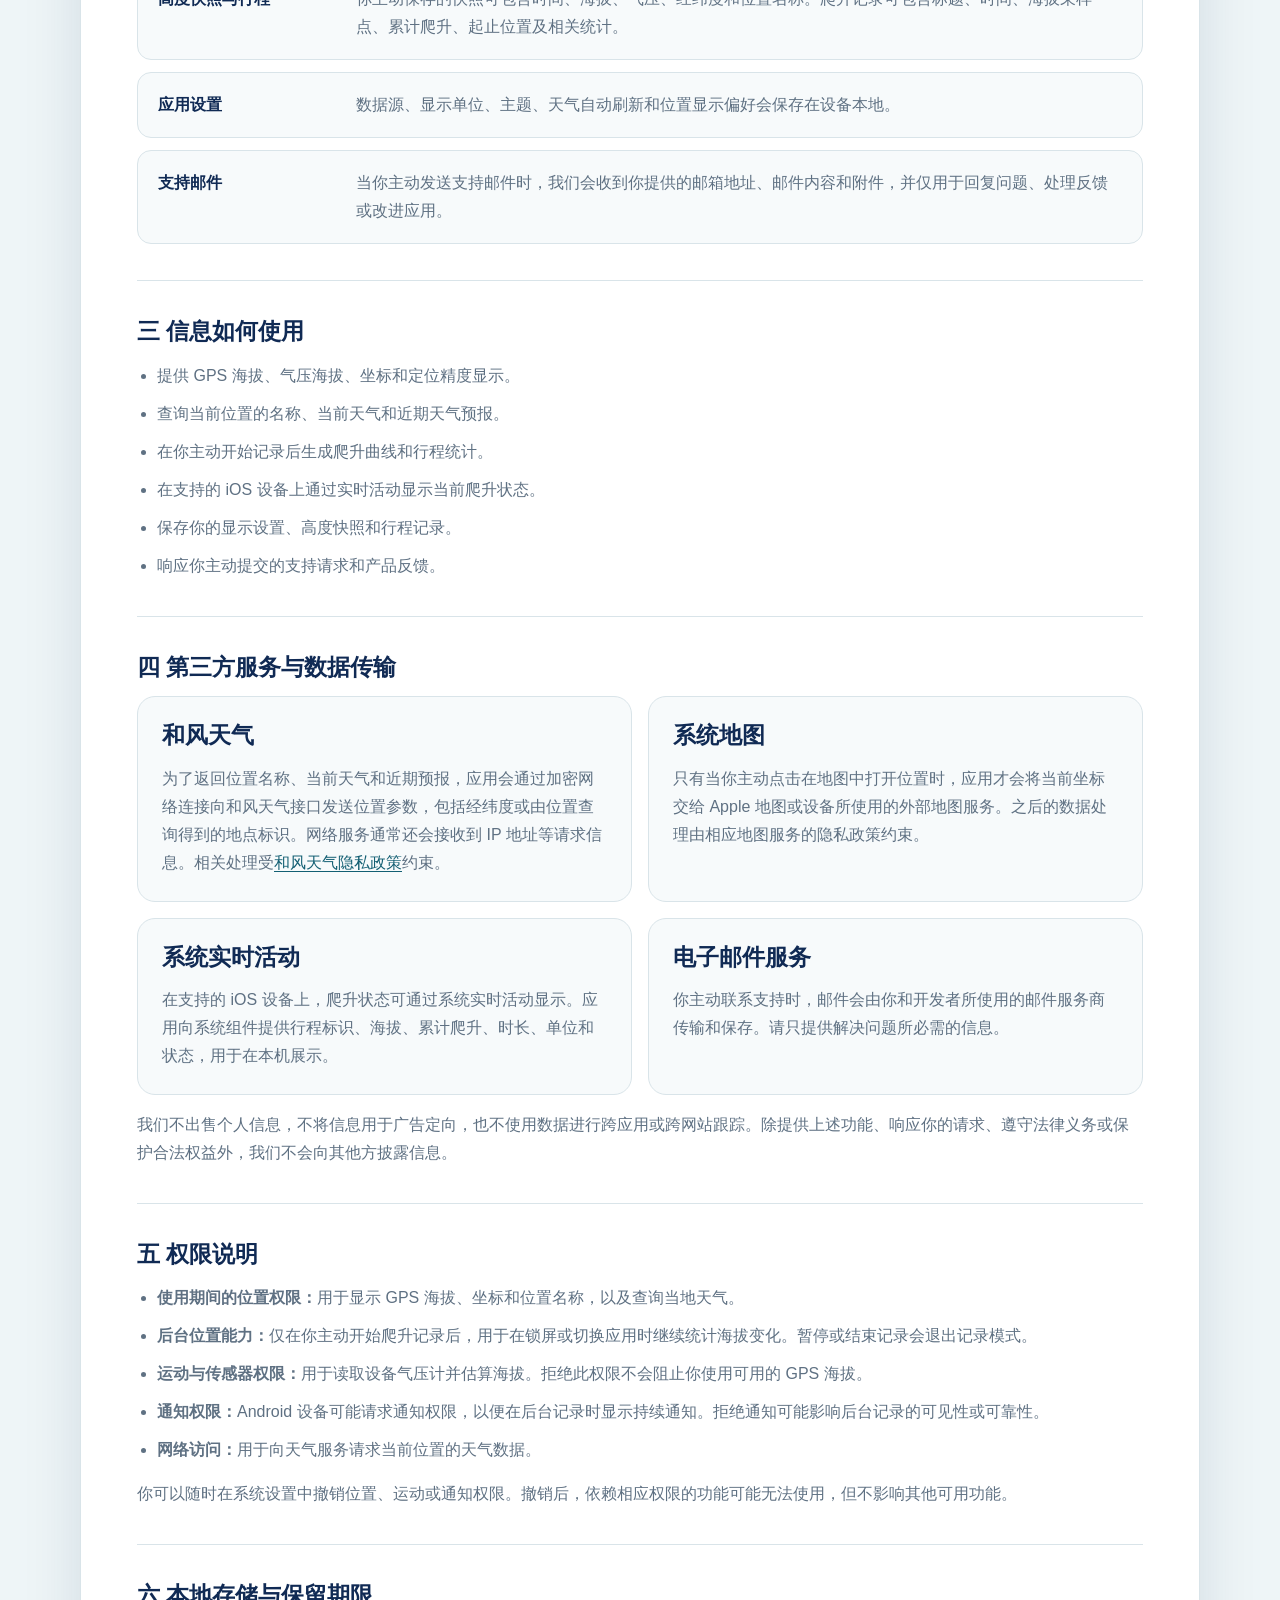
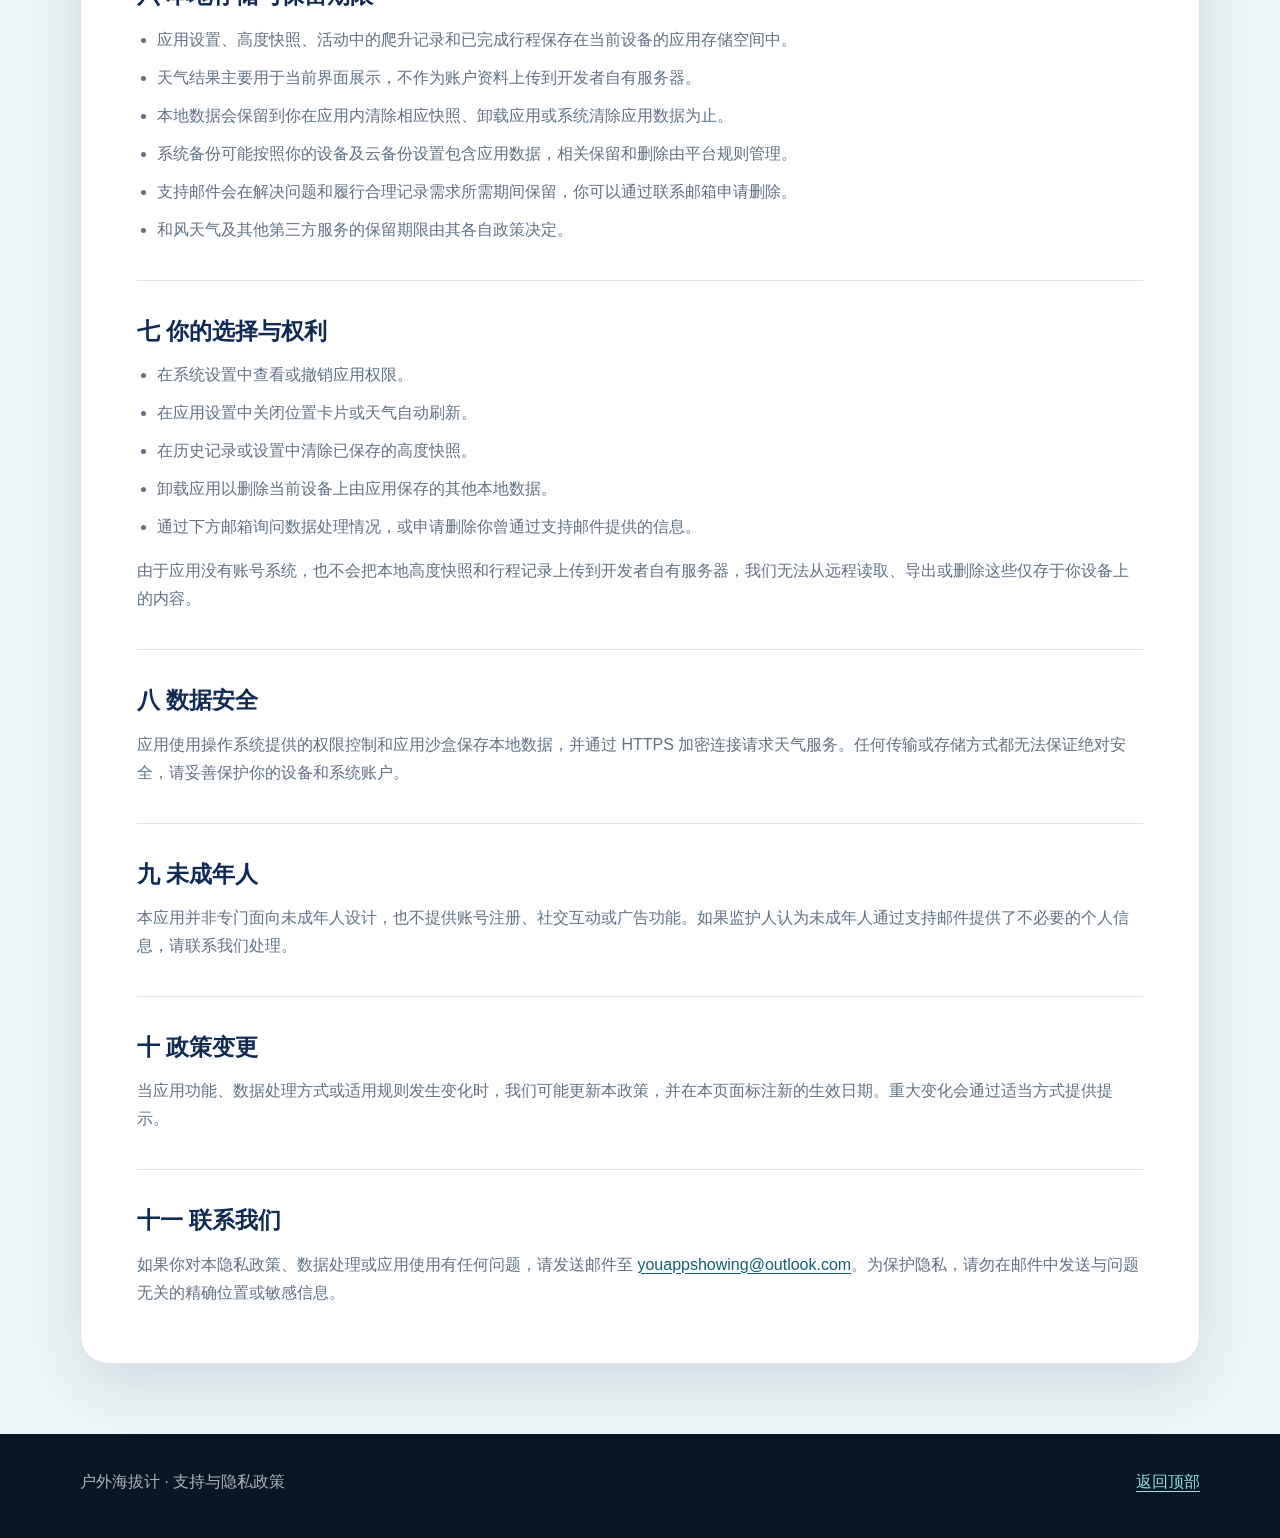
<file: altitudemeter_appstore_support_privacy.html>
<!doctype html>
<html lang="zh-CN">
<head>
  <meta charset="utf-8">
  <meta name="viewport" content="width=device-width, initial-scale=1">
  <meta name="color-scheme" content="light">
  <meta name="theme-color" content="#102a54">
  <meta name="description" content="户外海拔计的用户支持、常见问题与隐私政策。">
  <title>户外海拔计｜支持与隐私政策</title>
  <style>
    :root {
      --navy-950: #071525;
      --navy-900: #102a54;
      --navy-800: #163a68;
      --navy-700: #1c467b;
      --aqua-500: #3fc9c1;
      --aqua-300: #91e2dd;
      --orange-400: #ffb45f;
      --ink: #10243a;
      --muted: #5f7183;
      --line: #d9e4e9;
      --paper: #ffffff;
      --mist: #eef5f7;
      --success: #1d735f;
      --shadow: 0 22px 60px rgba(16, 42, 84, 0.12);
      --radius-lg: 28px;
      --radius-md: 18px;
      --content: 1120px;
    }

    * {
      box-sizing: border-box;
    }

    html {
      scroll-behavior: smooth;
      scroll-padding-top: 88px;
    }

    body {
      margin: 0;
      color: var(--ink);
      background:
        radial-gradient(circle at 10% 18%, rgba(63, 201, 193, 0.12), transparent 30rem),
        linear-gradient(180deg, var(--navy-950) 0 500px, var(--mist) 500px 100%);
      font-family: -apple-system, BlinkMacSystemFont, "Segoe UI", "PingFang SC", "Hiragino Sans GB", "Microsoft YaHei", sans-serif;
      font-size: 16px;
      line-height: 1.75;
      -webkit-font-smoothing: antialiased;
    }

    a {
      color: inherit;
    }

    .skip-link {
      position: fixed;
      z-index: 1000;
      top: 12px;
      left: 12px;
      padding: 10px 14px;
      color: var(--navy-950);
      background: #fff;
      border-radius: 10px;
      transform: translateY(-160%);
      transition: transform 160ms ease;
    }

    .skip-link:focus {
      transform: translateY(0);
    }

    .site-header {
      position: sticky;
      z-index: 20;
      top: 0;
      color: #fff;
      background: rgba(7, 21, 37, 0.88);
      border-bottom: 1px solid rgba(255, 255, 255, 0.1);
      backdrop-filter: blur(18px);
      -webkit-backdrop-filter: blur(18px);
    }

    .header-inner {
      width: min(calc(100% - 40px), var(--content));
      min-height: 72px;
      margin: 0 auto;
      display: flex;
      align-items: center;
      justify-content: space-between;
      gap: 24px;
    }

    .brand {
      display: inline-flex;
      align-items: center;
      gap: 12px;
      text-decoration: none;
      font-weight: 750;
      letter-spacing: 0.02em;
    }

    .brand-mark {
      width: 42px;
      height: 42px;
      overflow: hidden;
      flex: none;
      border: 1px solid rgba(255, 255, 255, 0.18);
      border-radius: 12px;
      box-shadow: 0 10px 28px rgba(0, 0, 0, 0.22);
    }

    .brand-mark svg {
      display: block;
      width: 100%;
      height: 100%;
    }

    .top-nav {
      display: flex;
      align-items: center;
      gap: 8px;
    }

    .top-nav a {
      min-height: 44px;
      padding: 9px 16px;
      display: inline-flex;
      align-items: center;
      border-radius: 999px;
      color: rgba(255, 255, 255, 0.74);
      text-decoration: none;
      font-size: 0.94rem;
      transition: color 160ms ease, background 160ms ease;
    }

    .top-nav a:hover,
    .top-nav a:focus-visible {
      color: #fff;
      background: rgba(255, 255, 255, 0.1);
      outline: none;
    }

    .hero {
      position: relative;
      overflow: hidden;
      color: #fff;
    }

    .hero::before,
    .hero::after {
      position: absolute;
      content: "";
      pointer-events: none;
      border-radius: 50%;
    }

    .hero::before {
      width: 430px;
      height: 430px;
      top: -250px;
      right: -100px;
      background: rgba(63, 201, 193, 0.13);
      border: 1px solid rgba(145, 226, 221, 0.14);
    }

    .hero::after {
      width: 600px;
      height: 190px;
      right: -110px;
      bottom: -155px;
      border: 1px solid rgba(255, 255, 255, 0.12);
      transform: rotate(-8deg);
    }

    .hero-inner {
      position: relative;
      z-index: 1;
      width: min(calc(100% - 40px), var(--content));
      margin: 0 auto;
      padding: 72px 0 92px;
      display: grid;
      grid-template-columns: minmax(0, 1.25fr) minmax(290px, 0.75fr);
      align-items: end;
      gap: 64px;
    }

    .eyebrow {
      margin: 0 0 14px;
      color: var(--aqua-300);
      font-size: 0.84rem;
      font-weight: 750;
      letter-spacing: 0.16em;
      text-transform: uppercase;
    }

    h1,
    h2,
    h3 {
      margin-top: 0;
      line-height: 1.25;
    }

    h1 {
      max-width: 720px;
      margin-bottom: 20px;
      font-size: clamp(2.55rem, 7vw, 5.8rem);
      letter-spacing: -0.055em;
    }

    .hero-lead {
      max-width: 680px;
      margin: 0;
      color: rgba(255, 255, 255, 0.72);
      font-size: clamp(1rem, 1.5vw, 1.16rem);
    }

    .hero-panel {
      padding: 24px;
      background: rgba(255, 255, 255, 0.075);
      border: 1px solid rgba(255, 255, 255, 0.13);
      border-radius: 22px;
      box-shadow: 0 24px 80px rgba(0, 0, 0, 0.2);
    }

    .hero-panel p {
      margin: 0;
    }

    .hero-panel .meta-label {
      color: rgba(255, 255, 255, 0.56);
      font-size: 0.82rem;
    }

    .hero-panel .meta-value {
      margin-top: 2px;
      font-size: 1.02rem;
      font-weight: 700;
    }

    .hero-panel hr {
      margin: 17px 0;
      border: 0;
      border-top: 1px solid rgba(255, 255, 255, 0.12);
    }

    main {
      width: min(calc(100% - 40px), var(--content));
      margin: -38px auto 0;
      padding-bottom: 70px;
      position: relative;
      z-index: 2;
    }

    .jump-grid {
      display: grid;
      grid-template-columns: repeat(2, minmax(0, 1fr));
      gap: 16px;
      margin-bottom: 24px;
    }

    .jump-card {
      position: relative;
      min-height: 138px;
      padding: 24px 26px;
      display: flex;
      align-items: flex-end;
      justify-content: space-between;
      gap: 20px;
      overflow: hidden;
      color: var(--ink);
      background: var(--paper);
      border: 1px solid rgba(217, 228, 233, 0.92);
      border-radius: var(--radius-md);
      box-shadow: var(--shadow);
      text-decoration: none;
      transition: transform 180ms ease, box-shadow 180ms ease;
    }

    .jump-card:hover,
    .jump-card:focus-visible {
      transform: translateY(-3px);
      box-shadow: 0 28px 70px rgba(16, 42, 84, 0.16);
      outline: 3px solid rgba(63, 201, 193, 0.28);
      outline-offset: 3px;
    }

    .jump-card::before {
      position: absolute;
      width: 120px;
      height: 120px;
      top: -54px;
      right: -28px;
      content: "";
      background: rgba(63, 201, 193, 0.12);
      border-radius: 50%;
    }

    .jump-kicker {
      margin: 0 0 4px;
      color: var(--muted);
      font-size: 0.82rem;
      font-weight: 700;
      letter-spacing: 0.1em;
    }

    .jump-title {
      margin: 0;
      font-size: 1.42rem;
      font-weight: 800;
    }

    .jump-arrow {
      position: relative;
      z-index: 1;
      width: 42px;
      height: 42px;
      display: grid;
      place-items: center;
      flex: none;
      color: var(--navy-900);
      background: var(--aqua-300);
      border-radius: 50%;
      font-size: 1.35rem;
      line-height: 1;
    }

    .content-card {
      margin-top: 24px;
      padding: clamp(26px, 5vw, 56px);
      background: var(--paper);
      border: 1px solid var(--line);
      border-radius: var(--radius-lg);
      box-shadow: var(--shadow);
    }

    .section-heading {
      max-width: 760px;
      margin-bottom: 36px;
    }

    .section-heading h2 {
      margin-bottom: 12px;
      color: var(--navy-900);
      font-size: clamp(2rem, 4vw, 3.1rem);
      letter-spacing: -0.045em;
    }

    .section-heading p:last-child {
      margin: 0;
      color: var(--muted);
    }

    .support-grid,
    .privacy-grid {
      display: grid;
      grid-template-columns: repeat(2, minmax(0, 1fr));
      gap: 16px;
    }

    .info-card {
      padding: 24px;
      background: #f7fafb;
      border: 1px solid var(--line);
      border-radius: var(--radius-md);
    }

    .info-card h3 {
      margin-bottom: 9px;
      color: var(--navy-900);
      font-size: 1.08rem;
    }

    .info-card p,
    .info-card ul {
      margin-top: 0;
      margin-bottom: 0;
      color: var(--muted);
    }

    .info-card ul {
      padding-left: 1.15em;
    }

    .info-card li + li {
      margin-top: 7px;
    }

    .card-index {
      width: 34px;
      height: 34px;
      margin-bottom: 18px;
      display: grid;
      place-items: center;
      color: var(--navy-900);
      background: var(--aqua-300);
      border-radius: 10px;
      font-size: 0.83rem;
      font-weight: 800;
    }

    .notice {
      margin-top: 18px;
      padding: 20px 22px;
      color: #604018;
      background: #fff7ea;
      border: 1px solid #f4d39f;
      border-radius: var(--radius-md);
    }

    .notice strong {
      display: block;
      margin-bottom: 3px;
      color: #49300e;
    }

    .faq {
      margin-top: 38px;
    }

    .faq h3,
    .contact-block h3,
    .policy-block h3 {
      color: var(--navy-900);
      font-size: 1.42rem;
    }

    details {
      border-top: 1px solid var(--line);
    }

    details:last-child {
      border-bottom: 1px solid var(--line);
    }

    summary {
      min-height: 64px;
      padding: 17px 38px 17px 0;
      position: relative;
      cursor: pointer;
      color: var(--ink);
      font-weight: 730;
      list-style: none;
    }

    summary::-webkit-details-marker {
      display: none;
    }

    summary::after {
      position: absolute;
      top: 50%;
      right: 5px;
      width: 26px;
      height: 26px;
      display: grid;
      place-items: center;
      content: "+";
      color: var(--navy-900);
      background: #e7f4f3;
      border-radius: 50%;
      transform: translateY(-50%);
    }

    details[open] summary::after {
      content: "−";
    }

    details p {
      max-width: 820px;
      margin: -2px 0 18px;
      color: var(--muted);
    }

    .contact-block {
      margin-top: 38px;
      padding: 28px;
      color: #fff;
      background:
        linear-gradient(120deg, rgba(63, 201, 193, 0.15), transparent 42%),
        var(--navy-900);
      border-radius: var(--radius-md);
    }

    .contact-block h3 {
      margin-bottom: 8px;
      color: #fff;
    }

    .contact-block p {
      max-width: 760px;
      margin: 0;
      color: rgba(255, 255, 255, 0.72);
    }

    .contact-actions {
      margin-top: 20px;
      display: flex;
      align-items: center;
      flex-wrap: wrap;
      gap: 12px;
    }

    .button {
      min-height: 46px;
      padding: 10px 18px;
      display: inline-flex;
      align-items: center;
      justify-content: center;
      border-radius: 999px;
      color: var(--navy-950);
      background: var(--aqua-300);
      text-decoration: none;
      font-weight: 800;
      transition: transform 160ms ease, background 160ms ease;
    }

    .button:hover,
    .button:focus-visible {
      background: #b5f1ed;
      transform: translateY(-1px);
      outline: 3px solid rgba(145, 226, 221, 0.25);
      outline-offset: 3px;
    }

    .email-text {
      color: rgba(255, 255, 255, 0.68);
      font-size: 0.94rem;
      word-break: break-all;
    }

    .policy-summary {
      padding: 22px 24px;
      display: grid;
      grid-template-columns: repeat(3, minmax(0, 1fr));
      gap: 1px;
      overflow: hidden;
      background: var(--line);
      border: 1px solid var(--line);
      border-radius: var(--radius-md);
    }

    .policy-summary div {
      padding: 18px;
      background: #f7fafb;
    }

    .policy-summary strong,
    .policy-summary span {
      display: block;
    }

    .policy-summary strong {
      color: var(--success);
      font-size: 1.08rem;
    }

    .policy-summary span {
      margin-top: 3px;
      color: var(--muted);
      font-size: 0.9rem;
    }

    .policy-block {
      padding-top: 36px;
    }

    .policy-block + .policy-block {
      margin-top: 36px;
      border-top: 1px solid var(--line);
    }

    .policy-block h3 {
      margin-bottom: 15px;
    }

    .policy-block p,
    .policy-block li {
      color: var(--muted);
    }

    .policy-block p:last-child {
      margin-bottom: 0;
    }

    .policy-block ul,
    .policy-block ol {
      padding-left: 1.25em;
    }

    .policy-block li + li {
      margin-top: 10px;
    }

    .data-list {
      display: grid;
      gap: 12px;
    }

    .data-row {
      padding: 18px 20px;
      display: grid;
      grid-template-columns: 180px minmax(0, 1fr);
      gap: 18px;
      background: #f7fafb;
      border: 1px solid var(--line);
      border-radius: 14px;
    }

    .data-row strong {
      color: var(--navy-900);
    }

    .data-row span {
      color: var(--muted);
    }

    .inline-link {
      color: #135f73;
      text-underline-offset: 3px;
    }

    .inline-link:hover,
    .inline-link:focus-visible {
      color: var(--navy-900);
      text-decoration-thickness: 2px;
    }

    .site-footer {
      color: rgba(255, 255, 255, 0.68);
      background: var(--navy-950);
    }

    .footer-inner {
      width: min(calc(100% - 40px), var(--content));
      margin: 0 auto;
      padding: 34px 0 42px;
      display: flex;
      align-items: center;
      justify-content: space-between;
      gap: 24px;
    }

    .footer-inner p {
      margin: 0;
    }

    .footer-inner a {
      color: var(--aqua-300);
      text-underline-offset: 4px;
    }

    @media (max-width: 760px) {
      body {
        background: linear-gradient(180deg, var(--navy-950) 0 620px, var(--mist) 620px 100%);
      }

      .header-inner {
        width: min(calc(100% - 28px), var(--content));
      }

      .brand span:last-child {
        display: none;
      }

      .top-nav {
        gap: 2px;
      }

      .top-nav a {
        padding-inline: 12px;
      }

      .hero-inner {
        width: min(calc(100% - 32px), var(--content));
        padding: 48px 0 78px;
        grid-template-columns: 1fr;
        gap: 30px;
      }

      h1 {
        font-size: clamp(2.7rem, 16vw, 4.4rem);
      }

      main {
        width: min(calc(100% - 24px), var(--content));
      }

      .jump-grid,
      .support-grid,
      .privacy-grid,
      .policy-summary {
        grid-template-columns: 1fr;
      }

      .content-card {
        padding: 26px 20px;
        border-radius: 22px;
      }

      .data-row {
        grid-template-columns: 1fr;
        gap: 3px;
      }

      .footer-inner {
        width: min(calc(100% - 32px), var(--content));
        align-items: flex-start;
        flex-direction: column;
      }
    }

    @media (prefers-reduced-motion: reduce) {
      html {
        scroll-behavior: auto;
      }

      *,
      *::before,
      *::after {
        transition-duration: 0.01ms !important;
      }
    }

    @media print {
      body {
        color: #000;
        background: #fff;
      }

      .site-header,
      .jump-grid,
      .site-footer {
        display: none;
      }

      .hero {
        color: #000;
      }

      .hero-inner {
        padding: 20px 0;
        display: block;
      }

      .hero-lead,
      .eyebrow,
      .hero-panel .meta-label {
        color: #333;
      }

      .hero-panel {
        margin-top: 20px;
        padding: 0;
        color: #000;
        border: 0;
        box-shadow: none;
      }

      main {
        width: 100%;
        margin: 0;
      }

      .content-card {
        margin: 0;
        padding: 24px 0;
        border: 0;
        box-shadow: none;
        break-inside: avoid;
      }
    }
  </style>
</head>
<body id="top">
  <a class="skip-link" href="#main-content">跳到主要内容</a>

  <header class="site-header">
    <div class="header-inner">
      <a class="brand" href="#top" aria-label="返回页面顶部">
        <span class="brand-mark" aria-hidden="true">
          <svg viewBox="0 0 1024 1024" role="img">
            <rect width="1024" height="1024" fill="#102A54"/>
            <circle cx="792" cy="236" r="282" fill="#1C467B"/>
            <path d="M638 151C731 151 806 226 806 319" stroke="#52D2CA" stroke-width="30" stroke-linecap="round"/>
            <path d="M174 770L407 395C420 374 450 374 463 395L568 564L663 420C677 399 707 399 721 420L865 638V770H174Z" fill="#F8FCFF"/>
            <path d="M407 395C420 374 450 374 463 395L514 477L449 459L402 511L367 457L407 395Z" fill="#A9E8E4"/>
            <path d="M663 420C677 399 707 399 721 420L767 490L712 474L671 517L631 469L663 420Z" fill="#A9E8E4"/>
            <path d="M174 770H865V838H174V770Z" fill="#CFE9F1"/>
            <path d="M174 770H865V791H174V770Z" fill="#52D2CA"/>
            <rect x="711" y="288" width="18" height="290" rx="9" fill="#52D2CA"/>
            <rect x="746" y="340" width="52" height="18" rx="9" fill="#52D2CA"/>
            <rect x="746" y="410" width="76" height="18" rx="9" fill="#52D2CA"/>
            <rect x="746" y="480" width="52" height="18" rx="9" fill="#52D2CA"/>
            <rect x="746" y="550" width="76" height="18" rx="9" fill="#52D2CA"/>
            <circle cx="720" cy="315" r="27" fill="#FFB45F"/>
          </svg>
        </span>
        <span>户外海拔计</span>
      </a>
      <nav class="top-nav" aria-label="页面导航">
        <a href="#support">使用支持</a>
        <a href="#privacy">隐私政策</a>
      </nav>
    </div>
  </header>

  <section class="hero" aria-labelledby="page-title">
    <div class="hero-inner">
      <div>
        <p class="eyebrow">Support and privacy</p>
        <h1 id="page-title">户外海拔计</h1>
        <p class="hero-lead">在这里查找使用帮助、故障排查方法和完整隐私政策。页面内容适用于户外海拔计当前公开版本。</p>
      </div>
      <aside class="hero-panel" aria-label="页面信息">
        <p class="meta-label">当前应用版本</p>
        <p class="meta-value">1.0.0</p>
        <hr>
        <p class="meta-label">政策生效日期</p>
        <p class="meta-value">2026 年 9 月 7 日</p>
      </aside>
    </div>
  </section>

  <main id="main-content">
    <nav class="jump-grid" aria-label="内容快速入口">
      <a class="jump-card" href="#support">
        <span>
          <span class="jump-kicker">遇到问题</span>
          <span class="jump-title">查看使用支持</span>
        </span>
        <span class="jump-arrow" aria-hidden="true">↓</span>
      </a>
      <a class="jump-card" href="#privacy">
        <span>
          <span class="jump-kicker">了解数据处理</span>
          <span class="jump-title">阅读隐私政策</span>
        </span>
        <span class="jump-arrow" aria-hidden="true">↓</span>
      </a>
    </nav>

    <section class="content-card" id="support" aria-labelledby="support-title">
      <div class="section-heading">
        <p class="eyebrow">App support</p>
        <h2 id="support-title">使用支持</h2>
        <p>户外海拔计通过设备定位和气压传感器提供海拔信息，并支持天气查询、高度快照和爬升记录。以下方法可以解决大多数常见问题。</p>
      </div>

      <div class="support-grid">
        <article class="info-card">
          <div class="card-index">01</div>
          <h3>没有显示 GPS 海拔</h3>
          <ul>
            <li>确认系统定位服务已开启。</li>
            <li>在系统设置中允许户外海拔计使用位置。</li>
            <li>前往视野开阔处并等待定位精度稳定。</li>
            <li>也可以在应用设置中切换到气压海拔。</li>
          </ul>
        </article>

        <article class="info-card">
          <div class="card-index">02</div>
          <h3>没有气压或气压海拔</h3>
          <ul>
            <li>气压功能依赖设备内置气压计。</li>
            <li>部分设备没有气压传感器，此时请使用 GPS 海拔。</li>
            <li>气压海拔会受到天气和环境气压变化影响。</li>
          </ul>
        </article>

        <article class="info-card">
          <div class="card-index">03</div>
          <h3>天气无法更新</h3>
          <ul>
            <li>检查网络连接和定位权限。</li>
            <li>天气查询需要有效的经纬度信息。</li>
            <li>稍后重试，第三方天气服务可能暂时不可用。</li>
            <li>可在设置中开启或关闭自动刷新天气。</li>
          </ul>
        </article>

        <article class="info-card">
          <div class="card-index">04</div>
          <h3>锁屏后爬升记录中断</h3>
          <ul>
            <li>从应用内主动开始一段爬升记录。</li>
            <li>允许后台定位，并保留系统显示的定位指示。</li>
            <li>在 Android 设备上允许记录通知正常显示。</li>
            <li>暂停或结束记录后，应用会停止记录模式。</li>
          </ul>
        </article>
      </div>

      <div class="notice">
        <strong>安全提示</strong>
        海拔、气压、定位、天气和可用氧估算会受到设备传感器、定位环境、网络、气象数据及计算模型影响，仅供参考。请勿将本应用作为救援导航、医疗判断或其他安全关键场景的唯一依据。
      </div>

      <div class="faq">
        <h3>常见问题</h3>
        <details>
          <summary>如何选择海拔数据源？</summary>
          <p>在应用设置中可以选择智能切换、GPS 海拔或气压海拔。智能切换会优先使用定位质量合适的 GPS 海拔，并在必要时使用设备气压计计算的海拔。</p>
        </details>
        <details>
          <summary>如何更改米或英尺？</summary>
          <p>打开应用设置，在显示单位中选择米或英尺。首页、记录和图表会使用所选单位显示。</p>
        </details>
        <details>
          <summary>爬升记录保存在什么地方？</summary>
          <p>高度快照、当前爬升和已完成行程保存在设备本地。应用目前不提供账号系统，也不会把这些记录上传到开发者自有服务器。</p>
        </details>
        <details>
          <summary>如何删除已保存的数据？</summary>
          <p>高度快照可以在历史记录或设置页面中清空。删除应用可移除应用保存在当前设备上的其他本地数据。设备备份中的副本由你的系统备份设置和平台规则管理。</p>
        </details>
        <details>
          <summary>为什么不同设备显示的海拔可能不同？</summary>
          <p>GPS 信号、垂直定位精度、传感器硬件、天气变化和气压模型都会影响结果。不同设备或不同时间的读数存在差异属于正常情况。</p>
        </details>
      </div>

      <div class="contact-block" id="contact">
        <h3>联系支持</h3>
        <p>如需反馈问题或提出功能建议，请在邮件中说明设备型号、系统版本、应用版本、问题现象和复现步骤。请勿发送不必要的精确位置或其他敏感信息。</p>
        <div class="contact-actions">
          <a class="button" href="mailto:youappshowing@outlook.com?subject=%E6%88%B7%E5%A4%96%E6%B5%B7%E6%8B%94%E8%AE%A1%E4%BD%BF%E7%94%A8%E6%94%AF%E6%8C%81">发送支持邮件</a>
          <span class="email-text">youappshowing@outlook.com</span>
        </div>
      </div>
    </section>

    <section class="content-card" id="privacy" aria-labelledby="privacy-title">
      <div class="section-heading">
        <p class="eyebrow">Privacy policy</p>
        <h2 id="privacy-title">隐私政策</h2>
        <p>我们重视你的隐私。本政策说明户外海拔计读取哪些信息、为何使用这些信息、哪些内容会离开设备，以及你可以如何管理或删除数据。</p>
      </div>

      <div class="policy-summary" aria-label="隐私摘要">
        <div>
          <strong>无账号</strong>
          <span>无需注册或登录</span>
        </div>
        <div>
          <strong>无广告跟踪</strong>
          <span>不含广告或跨应用跟踪</span>
        </div>
        <div>
          <strong>记录存本机</strong>
          <span>快照和行程不上传至开发者服务器</span>
        </div>
      </div>

      <div class="policy-block">
        <h3>一 适用范围</h3>
        <p>本隐私政策适用于户外海拔计移动应用及本支持页面。使用应用中的天气、地图或邮件功能时，相关第三方服务还会按照其各自的隐私政策处理信息。</p>
      </div>

      <div class="policy-block">
        <h3>二 我们处理的信息</h3>
        <div class="data-list">
          <div class="data-row">
            <strong>位置与定位信息</strong>
            <span>在获得系统授权后，应用会读取经纬度、GPS 海拔、水平和垂直定位精度及更新时间，用于显示当前位置、海拔、坐标、天气，并在你主动开始记录时计算爬升变化。</span>
          </div>
          <div class="data-row">
            <strong>气压传感器信息</strong>
            <span>设备支持时，应用会读取气压传感器数据并根据标准大气模型估算海拔。气压数据不是健康或生物识别信息。</span>
          </div>
          <div class="data-row">
            <strong>高度快照与行程</strong>
            <span>你主动保存的快照可包含时间、海拔、气压、经纬度和位置名称。爬升记录可包含标题、时间、海拔采样点、累计爬升、起止位置及相关统计。</span>
          </div>
          <div class="data-row">
            <strong>应用设置</strong>
            <span>数据源、显示单位、主题、天气自动刷新和位置显示偏好会保存在设备本地。</span>
          </div>
          <div class="data-row">
            <strong>支持邮件</strong>
            <span>当你主动发送支持邮件时，我们会收到你提供的邮箱地址、邮件内容和附件，并仅用于回复问题、处理反馈或改进应用。</span>
          </div>
        </div>
      </div>

      <div class="policy-block">
        <h3>三 信息如何使用</h3>
        <ul>
          <li>提供 GPS 海拔、气压海拔、坐标和定位精度显示。</li>
          <li>查询当前位置的名称、当前天气和近期天气预报。</li>
          <li>在你主动开始记录后生成爬升曲线和行程统计。</li>
          <li>在支持的 iOS 设备上通过实时活动显示当前爬升状态。</li>
          <li>保存你的显示设置、高度快照和行程记录。</li>
          <li>响应你主动提交的支持请求和产品反馈。</li>
        </ul>
      </div>

      <div class="policy-block">
        <h3>四 第三方服务与数据传输</h3>
        <div class="privacy-grid">
          <article class="info-card">
            <h3>和风天气</h3>
            <p>为了返回位置名称、当前天气和近期预报，应用会通过加密网络连接向和风天气接口发送位置参数，包括经纬度或由位置查询得到的地点标识。网络服务通常还会接收到 IP 地址等请求信息。相关处理受<a class="inline-link" href="https://www.qweather.com/terms/privacy" target="_blank" rel="noopener noreferrer">和风天气隐私政策</a>约束。</p>
          </article>
          <article class="info-card">
            <h3>系统地图</h3>
            <p>只有当你主动点击在地图中打开位置时，应用才会将当前坐标交给 Apple 地图或设备所使用的外部地图服务。之后的数据处理由相应地图服务的隐私政策约束。</p>
          </article>
          <article class="info-card">
            <h3>系统实时活动</h3>
            <p>在支持的 iOS 设备上，爬升状态可通过系统实时活动显示。应用向系统组件提供行程标识、海拔、累计爬升、时长、单位和状态，用于在本机展示。</p>
          </article>
          <article class="info-card">
            <h3>电子邮件服务</h3>
            <p>你主动联系支持时，邮件会由你和开发者所使用的邮件服务商传输和保存。请只提供解决问题所必需的信息。</p>
          </article>
        </div>
        <p>我们不出售个人信息，不将信息用于广告定向，也不使用数据进行跨应用或跨网站跟踪。除提供上述功能、响应你的请求、遵守法律义务或保护合法权益外，我们不会向其他方披露信息。</p>
      </div>

      <div class="policy-block">
        <h3>五 权限说明</h3>
        <ul>
          <li><strong>使用期间的位置权限：</strong>用于显示 GPS 海拔、坐标和位置名称，以及查询当地天气。</li>
          <li><strong>后台位置能力：</strong>仅在你主动开始爬升记录后，用于在锁屏或切换应用时继续统计海拔变化。暂停或结束记录会退出记录模式。</li>
          <li><strong>运动与传感器权限：</strong>用于读取设备气压计并估算海拔。拒绝此权限不会阻止你使用可用的 GPS 海拔。</li>
          <li><strong>通知权限：</strong>Android 设备可能请求通知权限，以便在后台记录时显示持续通知。拒绝通知可能影响后台记录的可见性或可靠性。</li>
          <li><strong>网络访问：</strong>用于向天气服务请求当前位置的天气数据。</li>
        </ul>
        <p>你可以随时在系统设置中撤销位置、运动或通知权限。撤销后，依赖相应权限的功能可能无法使用，但不影响其他可用功能。</p>
      </div>

      <div class="policy-block">
        <h3>六 本地存储与保留期限</h3>
        <ul>
          <li>应用设置、高度快照、活动中的爬升记录和已完成行程保存在当前设备的应用存储空间中。</li>
          <li>天气结果主要用于当前界面展示，不作为账户资料上传到开发者自有服务器。</li>
          <li>本地数据会保留到你在应用内清除相应快照、卸载应用或系统清除应用数据为止。</li>
          <li>系统备份可能按照你的设备及云备份设置包含应用数据，相关保留和删除由平台规则管理。</li>
          <li>支持邮件会在解决问题和履行合理记录需求所需期间保留，你可以通过联系邮箱申请删除。</li>
          <li>和风天气及其他第三方服务的保留期限由其各自政策决定。</li>
        </ul>
      </div>

      <div class="policy-block">
        <h3>七 你的选择与权利</h3>
        <ul>
          <li>在系统设置中查看或撤销应用权限。</li>
          <li>在应用设置中关闭位置卡片或天气自动刷新。</li>
          <li>在历史记录或设置中清除已保存的高度快照。</li>
          <li>卸载应用以删除当前设备上由应用保存的其他本地数据。</li>
          <li>通过下方邮箱询问数据处理情况，或申请删除你曾通过支持邮件提供的信息。</li>
        </ul>
        <p>由于应用没有账号系统，也不会把本地高度快照和行程记录上传到开发者自有服务器，我们无法从远程读取、导出或删除这些仅存于你设备上的内容。</p>
      </div>

      <div class="policy-block">
        <h3>八 数据安全</h3>
        <p>应用使用操作系统提供的权限控制和应用沙盒保存本地数据，并通过 HTTPS 加密连接请求天气服务。任何传输或存储方式都无法保证绝对安全，请妥善保护你的设备和系统账户。</p>
      </div>

      <div class="policy-block">
        <h3>九 未成年人</h3>
        <p>本应用并非专门面向未成年人设计，也不提供账号注册、社交互动或广告功能。如果监护人认为未成年人通过支持邮件提供了不必要的个人信息，请联系我们处理。</p>
      </div>

      <div class="policy-block">
        <h3>十 政策变更</h3>
        <p>当应用功能、数据处理方式或适用规则发生变化时，我们可能更新本政策，并在本页面标注新的生效日期。重大变化会通过适当方式提供提示。</p>
      </div>

      <div class="policy-block">
        <h3>十一 联系我们</h3>
        <p>如果你对本隐私政策、数据处理或应用使用有任何问题，请发送邮件至 <a class="inline-link" href="mailto:youappshowing@outlook.com?subject=%E6%88%B7%E5%A4%96%E6%B5%B7%E6%8B%94%E8%AE%A1%E9%9A%90%E7%A7%81%E5%92%A8%E8%AF%A2">youappshowing@outlook.com</a>。为保护隐私，请勿在邮件中发送与问题无关的精确位置或敏感信息。</p>
      </div>
    </section>
  </main>

  <footer class="site-footer">
    <div class="footer-inner">
      <p>户外海拔计 · 支持与隐私政策</p>
      <a href="#top">返回顶部</a>
    </div>
  </footer>
</body>
</html>
</file>
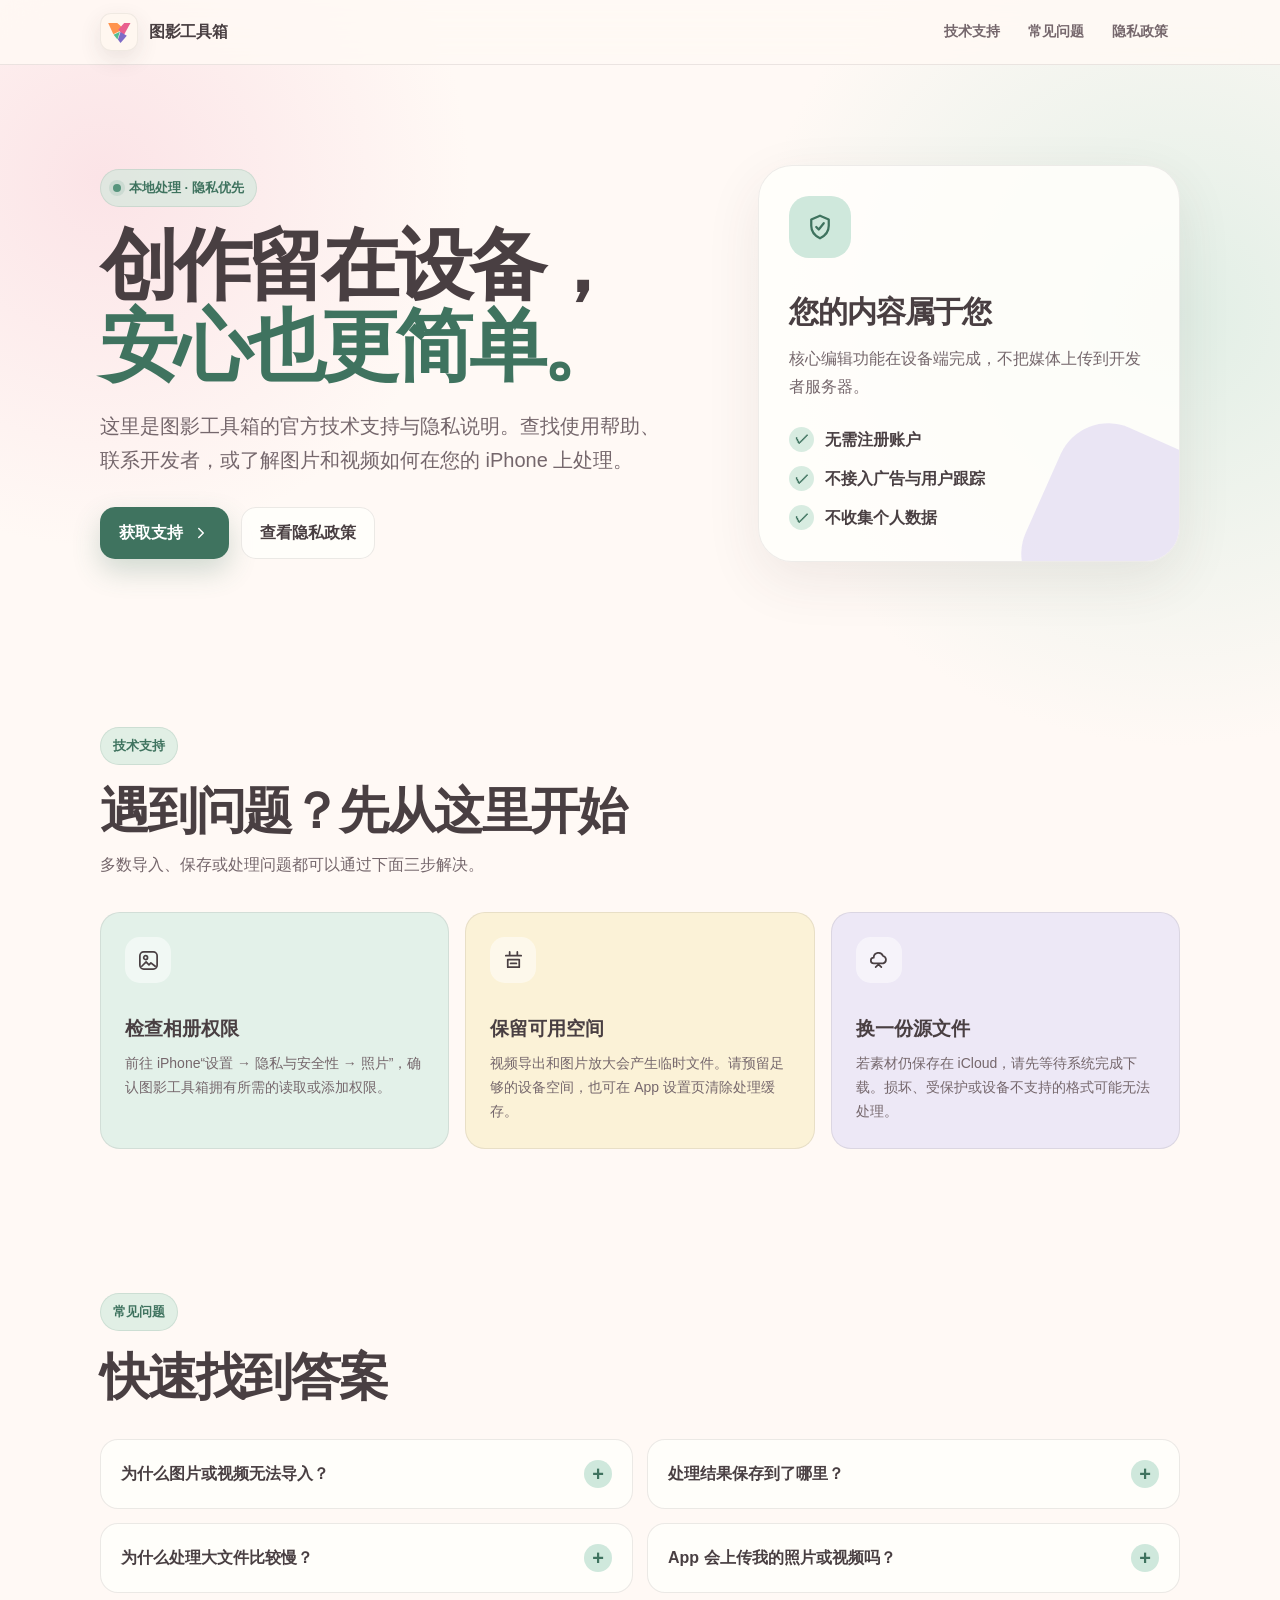
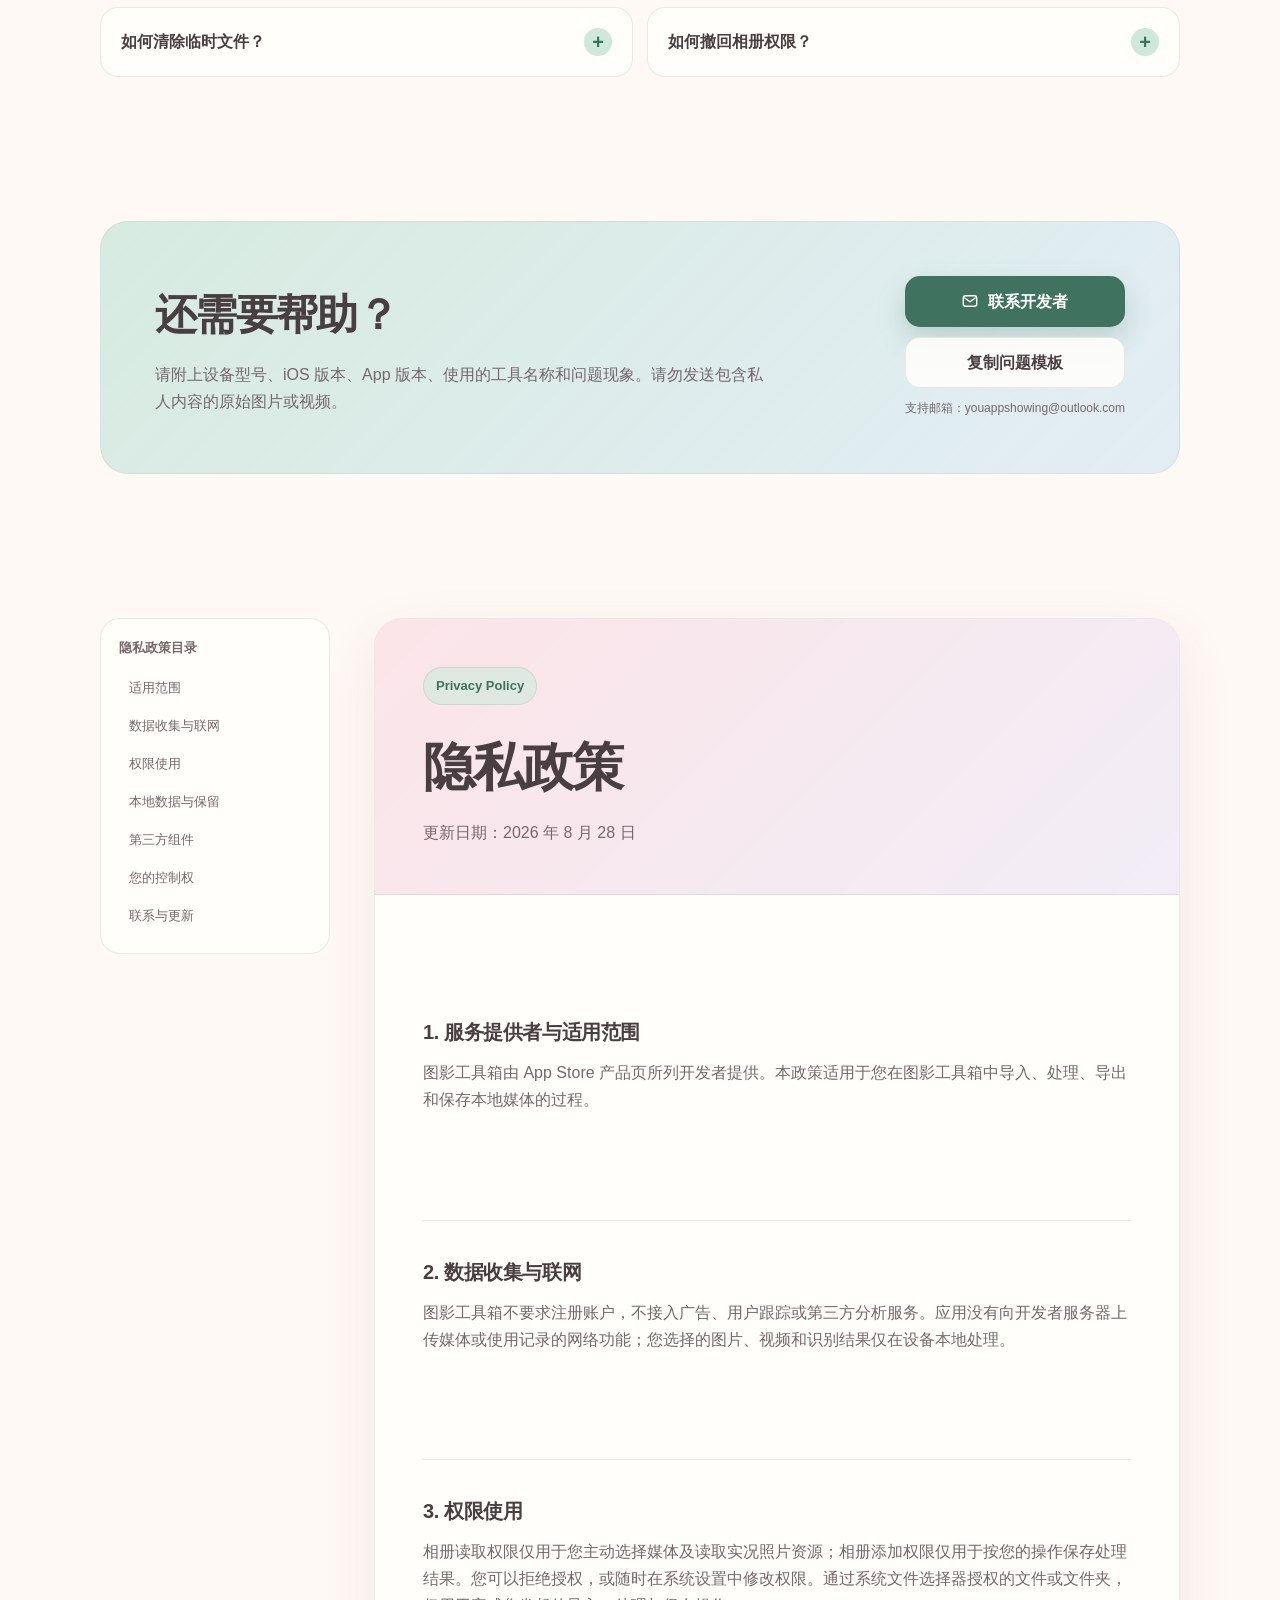
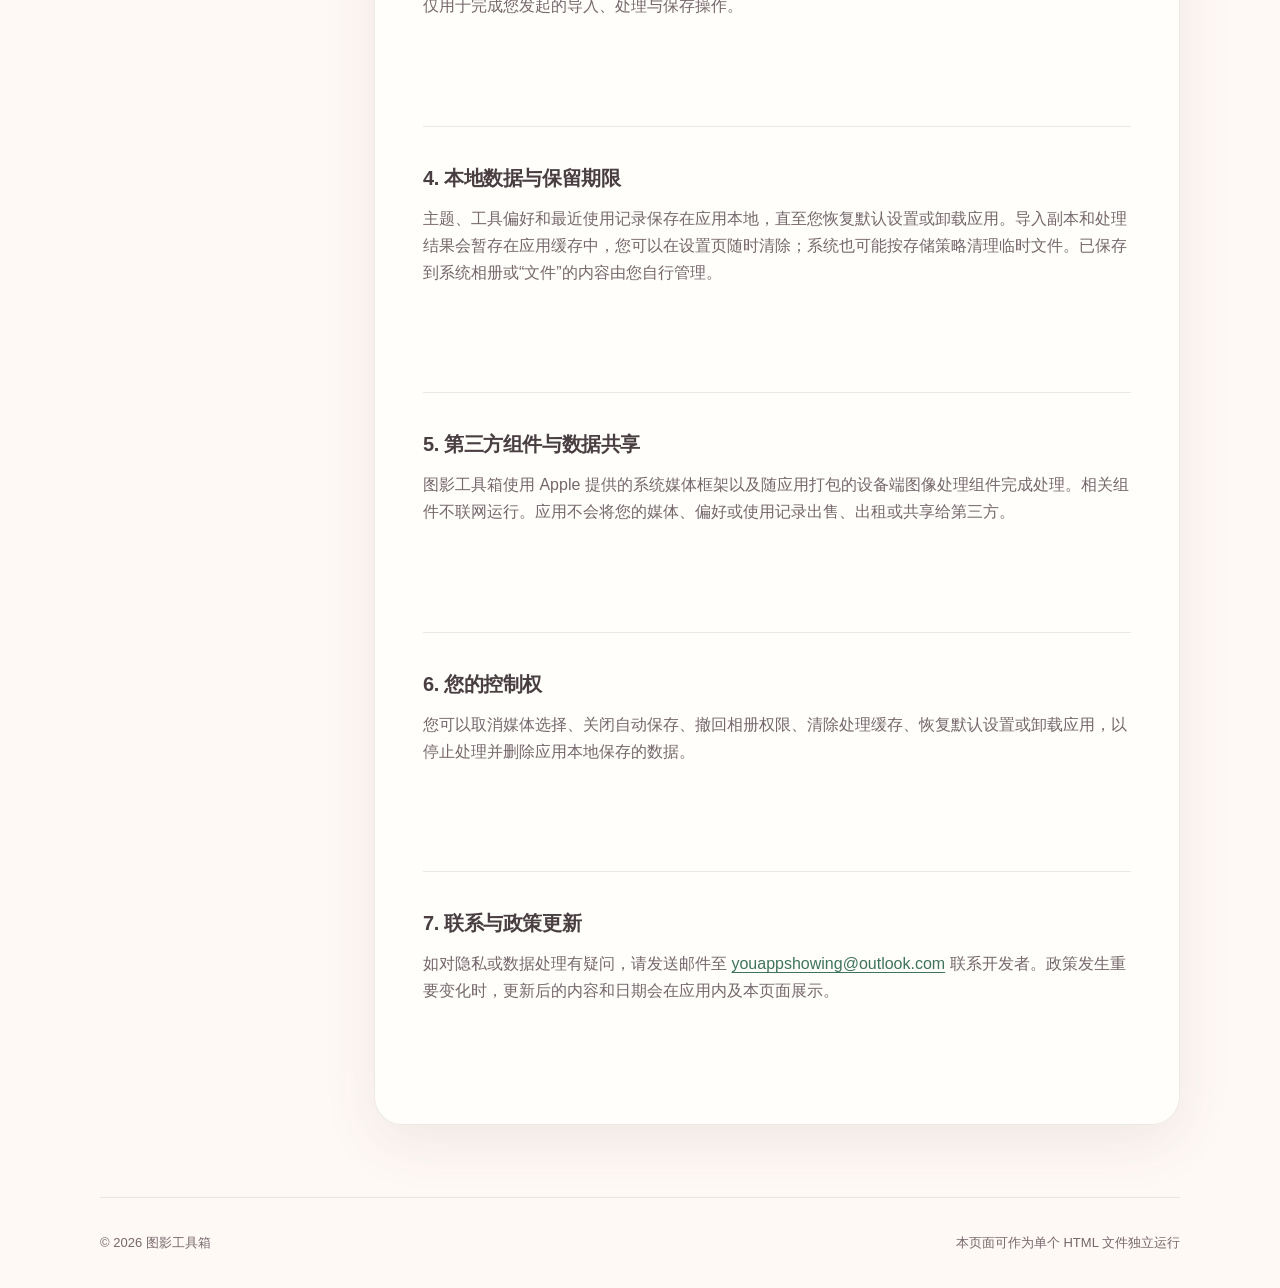
<file: appstore-support.html>
<!doctype html>
<html lang="zh-CN">
<head>
  <meta charset="utf-8">
  <meta name="viewport" content="width=device-width, initial-scale=1, viewport-fit=cover">
  <meta name="color-scheme" content="light dark">
  <meta name="theme-color" content="#fff9f5" media="(prefers-color-scheme: light)">
  <meta name="theme-color" content="#0a0b0e" media="(prefers-color-scheme: dark)">
  <meta name="description" content="图影工具箱 App 技术支持与隐私政策。了解本地媒体处理、相册权限、缓存管理和常见问题。">
  <title>图影工具箱｜技术支持与隐私政策</title>
  <style>
    :root {
      --bg: #fff9f5;
      --surface: rgba(255, 254, 251, 0.88);
      --surface-solid: #fffefb;
      --text: #493f42;
      --muted: #75676c;
      --line: rgba(73, 63, 66, 0.11);
      --green: #57957d;
      --green-strong: #3f735f;
      --green-soft: #cfe8dc;
      --pink: #e97998;
      --pink-soft: #f6c6d3;
      --orange: #f79453;
      --yellow-soft: #f7e6b6;
      --purple: #7c67b0;
      --purple-soft: #ded6f2;
      --blue-soft: #d7e8f4;
      --shadow: 0 18px 55px rgba(74, 54, 57, 0.09);
      --radius-lg: 28px;
      --radius-md: 20px;
      --max-width: 1080px;
    }

    * { box-sizing: border-box; }

    html {
      scroll-behavior: smooth;
      scroll-padding-top: 92px;
    }

    body {
      margin: 0;
      min-width: 320px;
      color: var(--text);
      background:
        radial-gradient(circle at 8% 4%, rgba(246, 198, 211, 0.42), transparent 23rem),
        radial-gradient(circle at 92% 7%, rgba(207, 232, 220, 0.62), transparent 27rem),
        var(--bg);
      font-family: -apple-system, BlinkMacSystemFont, "SF Pro Text", "PingFang SC", "Microsoft YaHei", sans-serif;
      font-size: 16px;
      line-height: 1.7;
      -webkit-font-smoothing: antialiased;
    }

    a { color: inherit; }

    button,
    a { -webkit-tap-highlight-color: transparent; }

    :focus-visible {
      outline: 3px solid rgba(87, 149, 125, 0.34);
      outline-offset: 3px;
    }

    .skip-link {
      position: fixed;
      top: 12px;
      left: 12px;
      z-index: 100;
      padding: 10px 14px;
      border-radius: 12px;
      background: var(--surface-solid);
      transform: translateY(-160%);
      transition: transform 160ms ease;
    }

    .skip-link:focus { transform: translateY(0); }

    .site-header {
      position: sticky;
      top: 0;
      z-index: 20;
      padding: max(12px, env(safe-area-inset-top)) 20px 12px;
      border-bottom: 1px solid var(--line);
      background: color-mix(in srgb, var(--bg) 84%, transparent);
      backdrop-filter: blur(18px) saturate(140%);
      -webkit-backdrop-filter: blur(18px) saturate(140%);
    }

    .nav {
      width: min(100%, var(--max-width));
      margin: 0 auto;
      display: flex;
      align-items: center;
      justify-content: space-between;
      gap: 20px;
    }

    .brand {
      display: inline-flex;
      align-items: center;
      gap: 11px;
      color: var(--text);
      text-decoration: none;
      font-weight: 750;
      letter-spacing: -0.02em;
      white-space: nowrap;
    }

    .brand-mark {
      width: 38px;
      height: 38px;
      flex: none;
      padding: 5px;
      border: 1px solid rgba(73, 63, 66, 0.08);
      border-radius: 11px;
      background: #fff7f0;
      box-shadow: 0 8px 22px rgba(74, 54, 57, 0.11);
    }

    .nav-links {
      display: flex;
      align-items: center;
      gap: 4px;
    }

    .nav-links a {
      padding: 8px 12px;
      border-radius: 999px;
      color: var(--muted);
      text-decoration: none;
      font-size: 14px;
      font-weight: 650;
    }

    .nav-links a:hover {
      color: var(--text);
      background: var(--surface);
    }

    main,
    footer {
      width: min(calc(100% - 40px), var(--max-width));
      margin-inline: auto;
    }

    .hero {
      display: grid;
      grid-template-columns: minmax(0, 1.15fr) minmax(300px, 0.85fr);
      align-items: center;
      gap: clamp(36px, 7vw, 88px);
      min-height: 590px;
      padding: 78px 0 70px;
    }

    .eyebrow {
      display: inline-flex;
      align-items: center;
      gap: 8px;
      margin-bottom: 18px;
      padding: 7px 12px;
      border: 1px solid rgba(63, 115, 95, 0.13);
      border-radius: 999px;
      color: var(--green-strong);
      background: rgba(207, 232, 220, 0.62);
      font-size: 13px;
      font-weight: 720;
    }

    .status-dot {
      width: 8px;
      height: 8px;
      border-radius: 50%;
      background: var(--green);
      box-shadow: 0 0 0 4px rgba(87, 149, 125, 0.15);
    }

    h1,
    h2,
    h3,
    p { margin-top: 0; }

    h1 {
      max-width: 760px;
      margin-bottom: 22px;
      font-size: clamp(42px, 7.2vw, 78px);
      line-height: 1.04;
      letter-spacing: -0.055em;
    }

    h1 .accent { color: var(--green-strong); }

    .hero-copy > p {
      max-width: 650px;
      margin-bottom: 30px;
      color: var(--muted);
      font-size: clamp(17px, 2vw, 20px);
    }

    .actions {
      display: flex;
      flex-wrap: wrap;
      gap: 12px;
    }

    .button {
      display: inline-flex;
      min-height: 48px;
      align-items: center;
      justify-content: center;
      gap: 9px;
      padding: 11px 18px;
      border: 1px solid transparent;
      border-radius: 15px;
      text-decoration: none;
      font: inherit;
      font-weight: 720;
      cursor: pointer;
      transition: transform 160ms ease, box-shadow 160ms ease, background 160ms ease;
    }

    .button:hover { transform: translateY(-2px); }

    .button-primary {
      color: #fff;
      background: var(--green-strong);
      box-shadow: 0 12px 28px rgba(63, 115, 95, 0.24);
    }

    .button-secondary {
      border-color: var(--line);
      color: var(--text);
      background: var(--surface);
    }

    .button svg { width: 18px; height: 18px; }

    .privacy-card {
      position: relative;
      overflow: hidden;
      padding: 30px;
      border: 1px solid rgba(73, 63, 66, 0.09);
      border-radius: 34px;
      background: var(--surface);
      box-shadow: var(--shadow);
    }

    .privacy-card::after {
      content: "";
      position: absolute;
      right: -46px;
      bottom: -66px;
      width: 190px;
      height: 190px;
      border-radius: 52px;
      background: var(--purple-soft);
      transform: rotate(24deg);
      opacity: 0.6;
    }

    .shield {
      display: grid;
      width: 62px;
      height: 62px;
      margin-bottom: 28px;
      place-items: center;
      border-radius: 20px;
      color: var(--green-strong);
      background: var(--green-soft);
    }

    .shield svg { width: 30px; height: 30px; }

    .privacy-card h2 {
      position: relative;
      z-index: 1;
      margin-bottom: 8px;
      font-size: 30px;
      letter-spacing: -0.04em;
    }

    .privacy-card > p {
      position: relative;
      z-index: 1;
      margin-bottom: 26px;
      color: var(--muted);
    }

    .privacy-facts {
      position: relative;
      z-index: 1;
      display: grid;
      gap: 12px;
      margin: 0;
      padding: 0;
      list-style: none;
    }

    .privacy-facts li {
      display: flex;
      align-items: center;
      gap: 11px;
      font-weight: 680;
    }

    .check {
      display: inline-grid;
      width: 25px;
      height: 25px;
      flex: none;
      place-items: center;
      border-radius: 50%;
      color: var(--green-strong);
      background: rgba(207, 232, 220, 0.82);
      font-size: 14px;
      font-weight: 900;
    }

    section { padding: 72px 0; }

    .section-heading {
      max-width: 710px;
      margin-bottom: 34px;
    }

    .section-heading h2 {
      margin-bottom: 12px;
      font-size: clamp(32px, 4.5vw, 50px);
      line-height: 1.12;
      letter-spacing: -0.045em;
    }

    .section-heading p { color: var(--muted); }

    .feature-grid {
      display: grid;
      grid-template-columns: repeat(3, minmax(0, 1fr));
      gap: 16px;
    }

    .feature-card {
      min-height: 230px;
      padding: 24px;
      border: 1px solid var(--line);
      border-radius: var(--radius-md);
      background: var(--surface);
    }

    .feature-card:nth-child(1) { background: color-mix(in srgb, var(--green-soft) 58%, var(--surface-solid)); }
    .feature-card:nth-child(2) { background: color-mix(in srgb, var(--yellow-soft) 52%, var(--surface-solid)); }
    .feature-card:nth-child(3) { background: color-mix(in srgb, var(--purple-soft) 54%, var(--surface-solid)); }

    .feature-icon {
      display: grid;
      width: 46px;
      height: 46px;
      margin-bottom: 30px;
      place-items: center;
      border-radius: 15px;
      color: var(--text);
      background: rgba(255, 255, 255, 0.5);
    }

    .feature-icon svg { width: 23px; height: 23px; }

    .feature-card h3 {
      margin-bottom: 7px;
      font-size: 19px;
    }

    .feature-card p {
      margin-bottom: 0;
      color: var(--muted);
      font-size: 14px;
    }

    .faq-list {
      display: grid;
      grid-template-columns: repeat(2, minmax(0, 1fr));
      gap: 14px;
    }

    details {
      align-self: start;
      border: 1px solid var(--line);
      border-radius: 18px;
      background: var(--surface);
      transition: background 160ms ease;
    }

    details[open] { background: var(--surface-solid); }

    summary {
      display: flex;
      align-items: center;
      justify-content: space-between;
      gap: 18px;
      padding: 20px;
      cursor: pointer;
      list-style: none;
      font-weight: 710;
    }

    summary::-webkit-details-marker { display: none; }

    summary::after {
      content: "+";
      display: grid;
      width: 28px;
      height: 28px;
      flex: none;
      place-items: center;
      border-radius: 50%;
      color: var(--green-strong);
      background: var(--green-soft);
      font-size: 20px;
      line-height: 1;
      transition: transform 180ms ease;
    }

    details[open] summary::after { transform: rotate(45deg); }

    details p {
      margin: -4px 20px 20px;
      padding-top: 16px;
      border-top: 1px solid var(--line);
      color: var(--muted);
      font-size: 14px;
    }

    .contact-card {
      display: grid;
      grid-template-columns: 1fr auto;
      align-items: center;
      gap: 36px;
      padding: clamp(28px, 6vw, 54px);
      border: 1px solid rgba(73, 63, 66, 0.08);
      border-radius: var(--radius-lg);
      background:
        linear-gradient(135deg, rgba(207, 232, 220, 0.84), rgba(215, 232, 244, 0.7));
    }

    .contact-card h2 {
      margin-bottom: 10px;
      font-size: clamp(28px, 4vw, 42px);
      letter-spacing: -0.04em;
    }

    .contact-card p {
      max-width: 610px;
      margin-bottom: 0;
      color: var(--muted);
    }

    .support-actions {
      display: grid;
      gap: 10px;
      min-width: 205px;
    }

    .support-note {
      text-align: center;
      color: var(--muted);
      font-size: 12px;
    }

    .policy-shell {
      display: grid;
      grid-template-columns: 230px minmax(0, 1fr);
      gap: 44px;
      align-items: start;
    }

    .policy-nav {
      position: sticky;
      top: 110px;
      padding: 18px;
      border: 1px solid var(--line);
      border-radius: 20px;
      background: var(--surface);
    }

    .policy-nav strong {
      display: block;
      margin-bottom: 10px;
      font-size: 13px;
      color: var(--muted);
    }

    .policy-nav a {
      display: block;
      padding: 8px 10px;
      border-radius: 10px;
      color: var(--muted);
      text-decoration: none;
      font-size: 13px;
    }

    .policy-nav a:hover {
      color: var(--green-strong);
      background: var(--green-soft);
    }

    .policy-content {
      overflow: hidden;
      border: 1px solid var(--line);
      border-radius: var(--radius-lg);
      background: var(--surface);
      box-shadow: var(--shadow);
    }

    .policy-header {
      padding: clamp(26px, 5vw, 48px);
      border-bottom: 1px solid var(--line);
      background: linear-gradient(135deg, rgba(246, 198, 211, 0.45), rgba(222, 214, 242, 0.42));
    }

    .policy-header h2 {
      margin-bottom: 8px;
      font-size: clamp(32px, 4.8vw, 52px);
      letter-spacing: -0.045em;
    }

    .policy-header p {
      margin-bottom: 0;
      color: var(--muted);
    }

    .policy-sections { padding: clamp(26px, 5vw, 48px); }

    .policy-section + .policy-section {
      margin-top: 34px;
      padding-top: 34px;
      border-top: 1px solid var(--line);
    }

    .policy-section h3 {
      margin-bottom: 10px;
      font-size: 20px;
      letter-spacing: -0.02em;
    }

    .policy-section p {
      margin-bottom: 0;
      color: var(--muted);
    }

    .policy-section a {
      color: var(--green-strong);
      text-underline-offset: 3px;
    }

    footer {
      display: flex;
      justify-content: space-between;
      gap: 20px;
      padding: 34px 0 calc(34px + env(safe-area-inset-bottom));
      border-top: 1px solid var(--line);
      color: var(--muted);
      font-size: 13px;
    }

    .toast {
      position: fixed;
      right: 20px;
      bottom: max(20px, env(safe-area-inset-bottom));
      z-index: 50;
      padding: 11px 15px;
      border: 1px solid var(--line);
      border-radius: 13px;
      color: var(--text);
      background: var(--surface-solid);
      box-shadow: var(--shadow);
      opacity: 0;
      transform: translateY(14px);
      pointer-events: none;
      transition: opacity 180ms ease, transform 180ms ease;
    }

    .toast.show {
      opacity: 1;
      transform: translateY(0);
    }

    @media (max-width: 820px) {
      .hero {
        grid-template-columns: 1fr;
        min-height: 0;
        padding-top: 58px;
      }

      .privacy-card { max-width: 560px; }
      .feature-grid { grid-template-columns: 1fr; }
      .feature-card { min-height: 0; }
      .faq-list { grid-template-columns: 1fr; }
      .contact-card { grid-template-columns: 1fr; }
      .support-actions { width: min(100%, 320px); }
      .policy-shell { grid-template-columns: 1fr; }
      .policy-nav { display: none; }
    }

    @media (max-width: 560px) {
      .site-header { padding-inline: 14px; }
      .brand span { display: none; }
      .nav-links a { padding-inline: 9px; }
      main,
      footer { width: min(calc(100% - 28px), var(--max-width)); }
      .hero { padding-top: 46px; }
      h1 { font-size: clamp(40px, 13vw, 58px); }
      section { padding: 56px 0; }
      .privacy-card { padding: 24px; border-radius: 26px; }
      .actions { display: grid; }
      .button { width: 100%; }
      footer { flex-direction: column; }
    }

    @media (prefers-reduced-motion: reduce) {
      html { scroll-behavior: auto; }
      *, *::before, *::after {
        scroll-behavior: auto !important;
        transition-duration: 0.01ms !important;
      }
    }

    @media (prefers-color-scheme: dark) {
      :root {
        --bg: #0a0b0e;
        --surface: rgba(21, 23, 30, 0.88);
        --surface-solid: #15171e;
        --text: #f5f7fc;
        --muted: #a0a9b9;
        --line: rgba(245, 247, 252, 0.1);
        --green: #80d9b6;
        --green-strong: #80d9b6;
        --green-soft: #193229;
        --pink-soft: #3c222a;
        --yellow-soft: #393017;
        --purple-soft: #2c2340;
        --blue-soft: #192b39;
        --shadow: 0 20px 60px rgba(0, 0, 0, 0.28);
      }

      body {
        background:
          radial-gradient(circle at 8% 4%, rgba(60, 34, 42, 0.7), transparent 24rem),
          radial-gradient(circle at 92% 7%, rgba(25, 50, 41, 0.8), transparent 28rem),
          var(--bg);
      }

      .brand-mark { background: #fdf2ea; }
      .feature-icon { background: rgba(255, 255, 255, 0.07); }
      .feature-card:nth-child(1) { background: color-mix(in srgb, var(--green-soft) 68%, var(--surface-solid)); }
      .feature-card:nth-child(2) { background: color-mix(in srgb, var(--yellow-soft) 58%, var(--surface-solid)); }
      .feature-card:nth-child(3) { background: color-mix(in srgb, var(--purple-soft) 60%, var(--surface-solid)); }
      .contact-card { background: linear-gradient(135deg, rgba(25, 50, 41, 0.95), rgba(25, 43, 57, 0.9)); }
      .policy-header { background: linear-gradient(135deg, rgba(60, 34, 42, 0.8), rgba(44, 35, 64, 0.78)); }
    }
  </style>
</head>
<body>
  <a class="skip-link" href="#main">跳到主要内容</a>

  <header class="site-header">
    <nav class="nav" aria-label="主导航">
      <a class="brand" href="#top" aria-label="图影工具箱首页">
        <svg class="brand-mark" viewBox="0 0 120 120" role="img" aria-label="图影工具箱标志">
          <path d="M10 18h42l31 28-49 24z" fill="#ff934e"/>
          <path d="M84 18h29L80 78 57 49z" fill="#e95f8e"/>
          <path d="M35 73l29-14-11 36z" fill="#54bd91"/>
          <path d="M55 95l12-35 29 17-29 34z" fill="#7e6bc7"/>
        </svg>
        <span>图影工具箱</span>
      </a>
      <div class="nav-links">
        <a href="#support">技术支持</a>
        <a href="#faq">常见问题</a>
        <a href="#privacy">隐私政策</a>
      </div>
    </nav>
  </header>

  <main id="main">
    <section class="hero" id="top">
      <div class="hero-copy">
        <div class="eyebrow"><span class="status-dot" aria-hidden="true"></span>本地处理 · 隐私优先</div>
        <h1>创作留在设备，<span class="accent">安心也更简单。</span></h1>
        <p>这里是图影工具箱的官方技术支持与隐私说明。查找使用帮助、联系开发者，或了解图片和视频如何在您的 iPhone 上处理。</p>
        <div class="actions">
          <a class="button button-primary" href="#support">
            获取支持
            <svg viewBox="0 0 24 24" aria-hidden="true"><path d="m9 18 6-6-6-6" fill="none" stroke="currentColor" stroke-width="2" stroke-linecap="round" stroke-linejoin="round"/></svg>
          </a>
          <a class="button button-secondary" href="#privacy">查看隐私政策</a>
        </div>
      </div>

      <aside class="privacy-card" aria-label="隐私摘要">
        <div class="shield" aria-hidden="true">
          <svg viewBox="0 0 24 24"><path d="M12 3 5 6v5c0 4.6 2.8 8 7 10 4.2-2 7-5.4 7-10V6l-7-3Z" fill="none" stroke="currentColor" stroke-width="1.8" stroke-linejoin="round"/><path d="m9 12 2 2 4-5" fill="none" stroke="currentColor" stroke-width="1.8" stroke-linecap="round" stroke-linejoin="round"/></svg>
        </div>
        <h2>您的内容属于您</h2>
        <p>核心编辑功能在设备端完成，不把媒体上传到开发者服务器。</p>
        <ul class="privacy-facts">
          <li><span class="check">✓</span>无需注册账户</li>
          <li><span class="check">✓</span>不接入广告与用户跟踪</li>
          <li><span class="check">✓</span>不收集个人数据</li>
        </ul>
      </aside>
    </section>

    <section id="support" aria-labelledby="support-title">
      <div class="section-heading">
        <div class="eyebrow">技术支持</div>
        <h2 id="support-title">遇到问题？先从这里开始</h2>
        <p>多数导入、保存或处理问题都可以通过下面三步解决。</p>
      </div>

      <div class="feature-grid">
        <article class="feature-card">
          <div class="feature-icon" aria-hidden="true">
            <svg viewBox="0 0 24 24"><rect x="3" y="3" width="18" height="18" rx="4" fill="none" stroke="currentColor" stroke-width="1.8"/><circle cx="9" cy="9" r="2" fill="none" stroke="currentColor" stroke-width="1.8"/><path d="m5 18 4.5-4.5 3 3 2-2 4.5 3.5" fill="none" stroke="currentColor" stroke-width="1.8" stroke-linecap="round" stroke-linejoin="round"/></svg>
          </div>
          <h3>检查相册权限</h3>
          <p>前往 iPhone“设置 → 隐私与安全性 → 照片”，确认图影工具箱拥有所需的读取或添加权限。</p>
        </article>

        <article class="feature-card">
          <div class="feature-icon" aria-hidden="true">
            <svg viewBox="0 0 24 24"><path d="M4 7h16M8 3v4m8-4v4M6 11h12v8H6z" fill="none" stroke="currentColor" stroke-width="1.8" stroke-linecap="round" stroke-linejoin="round"/><path d="M9 15h6" fill="none" stroke="currentColor" stroke-width="1.8" stroke-linecap="round"/></svg>
          </div>
          <h3>保留可用空间</h3>
          <p>视频导出和图片放大会产生临时文件。请预留足够的设备空间，也可在 App 设置页清除处理缓存。</p>
        </article>

        <article class="feature-card">
          <div class="feature-icon" aria-hidden="true">
            <svg viewBox="0 0 24 24"><path d="M7 9a5 5 0 0 1 9.7-1.7A4 4 0 0 1 17 15H7a3 3 0 1 1 0-6Z" fill="none" stroke="currentColor" stroke-width="1.8" stroke-linecap="round" stroke-linejoin="round"/><path d="m9 19 3-3 3 3" fill="none" stroke="currentColor" stroke-width="1.8" stroke-linecap="round" stroke-linejoin="round"/></svg>
          </div>
          <h3>换一份源文件</h3>
          <p>若素材仍保存在 iCloud，请先等待系统完成下载。损坏、受保护或设备不支持的格式可能无法处理。</p>
        </article>
      </div>
    </section>

    <section id="faq" aria-labelledby="faq-title">
      <div class="section-heading">
        <div class="eyebrow">常见问题</div>
        <h2 id="faq-title">快速找到答案</h2>
      </div>

      <div class="faq-list">
        <details>
          <summary>为什么图片或视频无法导入？</summary>
          <p>请确认素材已完整下载到设备、App 相册权限可用，且文件未损坏或受到版权保护。您也可以先在系统“照片”或“文件”中打开素材，再重新选择。</p>
        </details>
        <details>
          <summary>处理结果保存到了哪里？</summary>
          <p>开启“自动保存处理结果”后，结果会保存到系统相册；您也可以通过系统分享面板另存到“文件”或其他位置。关闭自动保存不会影响手动导出。</p>
        </details>
        <details>
          <summary>为什么处理大文件比较慢？</summary>
          <p>高清放大、视频编码和逐帧处理会占用较多算力与存储。速度取决于设备性能、素材分辨率、时长和处理选项。处理期间建议保持 App 在前台。</p>
        </details>
        <details>
          <summary>App 会上传我的照片或视频吗？</summary>
          <p>不会。图影工具箱没有向开发者服务器上传媒体或使用记录的网络功能，图片、视频、文字识别结果和随 App 打包的 Core ML 模型均在设备本地使用。</p>
        </details>
        <details>
          <summary>如何清除临时文件？</summary>
          <p>打开图影工具箱的“设置 → 权限与存储 → 处理缓存”即可清除。系统也可能根据设备存储策略自动清理临时文件。</p>
        </details>
        <details>
          <summary>如何撤回相册权限？</summary>
          <p>前往 iPhone“设置 → 隐私与安全性 → 照片 → 图影工具箱”，修改或关闭权限。撤回权限后，依赖相册读取或保存的功能可能不可用。</p>
        </details>
      </div>
    </section>

    <section aria-labelledby="contact-title">
      <div class="contact-card">
        <div>
          <h2 id="contact-title">还需要帮助？</h2>
          <p>请附上设备型号、iOS 版本、App 版本、使用的工具名称和问题现象。请勿发送包含私人内容的原始图片或视频。</p>
        </div>
        <div class="support-actions">
          <a class="button button-primary" href="mailto:youappshowing@outlook.com?subject=%E5%9B%BE%E5%BD%B1%E5%B7%A5%E5%85%B7%E7%AE%B1%E6%8A%80%E6%9C%AF%E6%94%AF%E6%8C%81&amp;body=%E8%AE%BE%E5%A4%87%E5%9E%8B%E5%8F%B7%EF%BC%9A%0AiOS%20%E7%89%88%E6%9C%AC%EF%BC%9A%0AApp%20%E7%89%88%E6%9C%AC%EF%BC%9A%0A%E4%BD%BF%E7%94%A8%E7%9A%84%E5%B7%A5%E5%85%B7%EF%BC%9A%0A%E9%97%AE%E9%A2%98%E6%8F%8F%E8%BF%B0%EF%BC%9A">
            <svg viewBox="0 0 24 24" aria-hidden="true"><rect x="3" y="5" width="18" height="14" rx="3" fill="none" stroke="currentColor" stroke-width="1.8"/><path d="m5 8 7 5 7-5" fill="none" stroke="currentColor" stroke-width="1.8" stroke-linecap="round" stroke-linejoin="round"/></svg>
            联系开发者
          </a>
          <button class="button button-secondary" id="copy-template" type="button">复制问题模板</button>
          <span class="support-note">支持邮箱：youappshowing@outlook.com</span>
        </div>
      </div>
    </section>

    <section id="privacy" aria-labelledby="privacy-title">
      <div class="policy-shell">
        <aside class="policy-nav" aria-label="隐私政策目录">
          <strong>隐私政策目录</strong>
          <a href="#policy-scope">适用范围</a>
          <a href="#policy-data">数据收集与联网</a>
          <a href="#policy-permissions">权限使用</a>
          <a href="#policy-storage">本地数据与保留</a>
          <a href="#policy-third-party">第三方组件</a>
          <a href="#policy-control">您的控制权</a>
          <a href="#policy-contact">联系与更新</a>
        </aside>

        <article class="policy-content">
          <header class="policy-header">
            <div class="eyebrow">Privacy Policy</div>
            <h2 id="privacy-title">隐私政策</h2>
            <p>更新日期：2026 年 8 月 28 日</p>
          </header>

          <div class="policy-sections">
            <section class="policy-section" id="policy-scope">
              <h3>1. 服务提供者与适用范围</h3>
              <p>图影工具箱由 App Store 产品页所列开发者提供。本政策适用于您在图影工具箱中导入、处理、导出和保存本地媒体的过程。</p>
            </section>

            <section class="policy-section" id="policy-data">
              <h3>2. 数据收集与联网</h3>
              <p>图影工具箱不要求注册账户，不接入广告、用户跟踪或第三方分析服务。应用没有向开发者服务器上传媒体或使用记录的网络功能；您选择的图片、视频和识别结果仅在设备本地处理。</p>
            </section>

            <section class="policy-section" id="policy-permissions">
              <h3>3. 权限使用</h3>
              <p>相册读取权限仅用于您主动选择媒体及读取实况照片资源；相册添加权限仅用于按您的操作保存处理结果。您可以拒绝授权，或随时在系统设置中修改权限。通过系统文件选择器授权的文件或文件夹，仅用于完成您发起的导入、处理与保存操作。</p>
            </section>

            <section class="policy-section" id="policy-storage">
              <h3>4. 本地数据与保留期限</h3>
              <p>主题、工具偏好和最近使用记录保存在应用本地，直至您恢复默认设置或卸载应用。导入副本和处理结果会暂存在应用缓存中，您可以在设置页随时清除；系统也可能按存储策略清理临时文件。已保存到系统相册或“文件”的内容由您自行管理。</p>
            </section>

            <section class="policy-section" id="policy-third-party">
              <h3>5. 第三方组件与数据共享</h3>
              <p>图影工具箱使用 Apple 提供的系统媒体框架以及随应用打包的设备端图像处理组件完成处理。相关组件不联网运行。应用不会将您的媒体、偏好或使用记录出售、出租或共享给第三方。</p>
            </section>

            <section class="policy-section" id="policy-control">
              <h3>6. 您的控制权</h3>
              <p>您可以取消媒体选择、关闭自动保存、撤回相册权限、清除处理缓存、恢复默认设置或卸载应用，以停止处理并删除应用本地保存的数据。</p>
            </section>

            <section class="policy-section" id="policy-contact">
              <h3>7. 联系与政策更新</h3>
              <p>如对隐私或数据处理有疑问，请发送邮件至 <a href="mailto:youappshowing@outlook.com">youappshowing@outlook.com</a> 联系开发者。政策发生重要变化时，更新后的内容和日期会在应用内及本页面展示。</p>
            </section>
          </div>
        </article>
      </div>
    </section>
  </main>

  <footer>
    <span>© <span id="year">2026</span> 图影工具箱</span>
    <span>本页面可作为单个 HTML 文件独立运行</span>
  </footer>

  <div class="toast" id="toast" role="status" aria-live="polite">问题模板已复制</div>

  <script>
    document.getElementById("year").textContent = new Date().getFullYear();

    const template = `图影工具箱技术支持

设备型号：
iOS 版本：
App 版本：
使用的工具：
问题描述：
复现步骤：

提醒：请勿附上包含私人内容的原始图片或视频。`;

    const button = document.getElementById("copy-template");
    const toast = document.getElementById("toast");
    let toastTimer;

    async function copyText(text) {
      if (navigator.clipboard && window.isSecureContext) {
        await navigator.clipboard.writeText(text);
        return;
      }

      const field = document.createElement("textarea");
      field.value = text;
      field.setAttribute("readonly", "");
      field.style.position = "fixed";
      field.style.opacity = "0";
      document.body.appendChild(field);
      field.select();
      const copied = document.execCommand("copy");
      field.remove();
      if (!copied) throw new Error("copy failed");
    }

    button.addEventListener("click", async () => {
      try {
        await copyText(template);
        toast.textContent = "问题模板已复制";
      } catch (_) {
        toast.textContent = "复制失败，请手动记录问题信息";
      }

      toast.classList.add("show");
      clearTimeout(toastTimer);
      toastTimer = setTimeout(() => toast.classList.remove("show"), 2200);
    });
  </script>
</body>
</html>
</file>
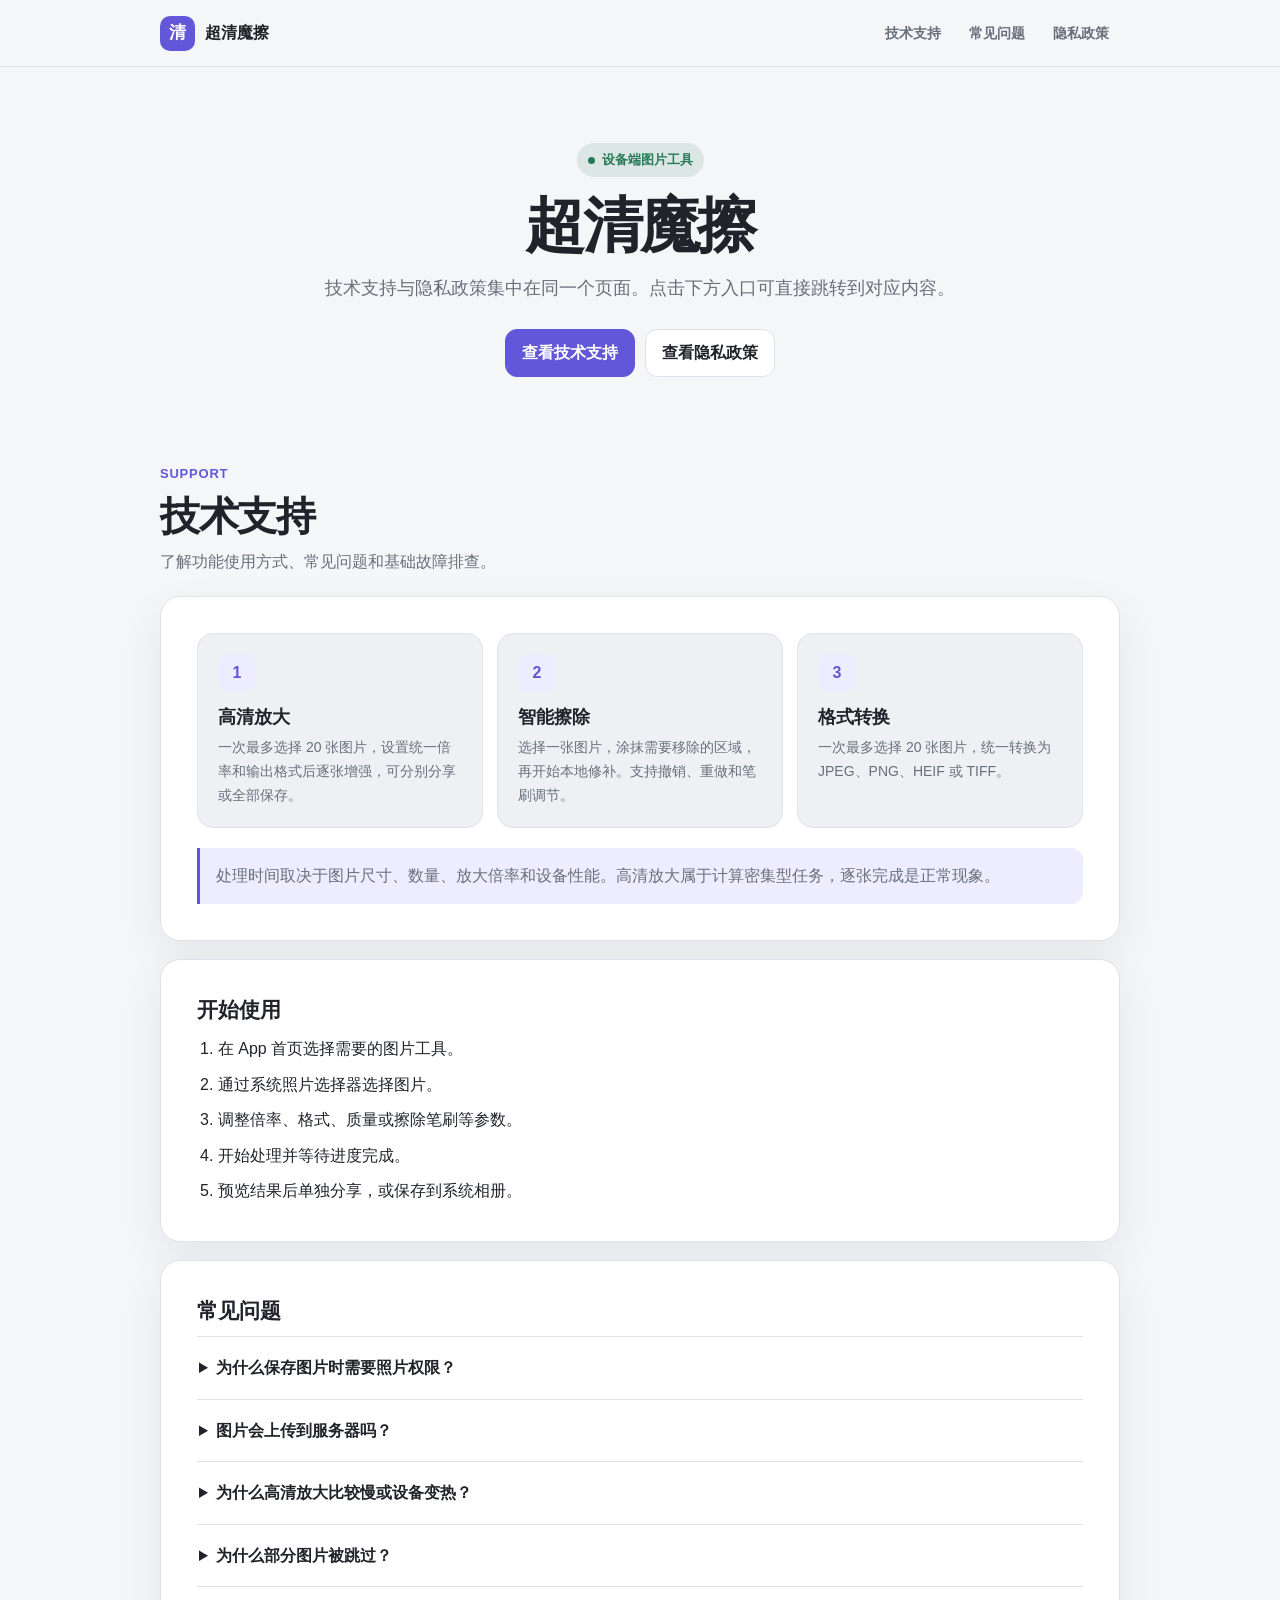
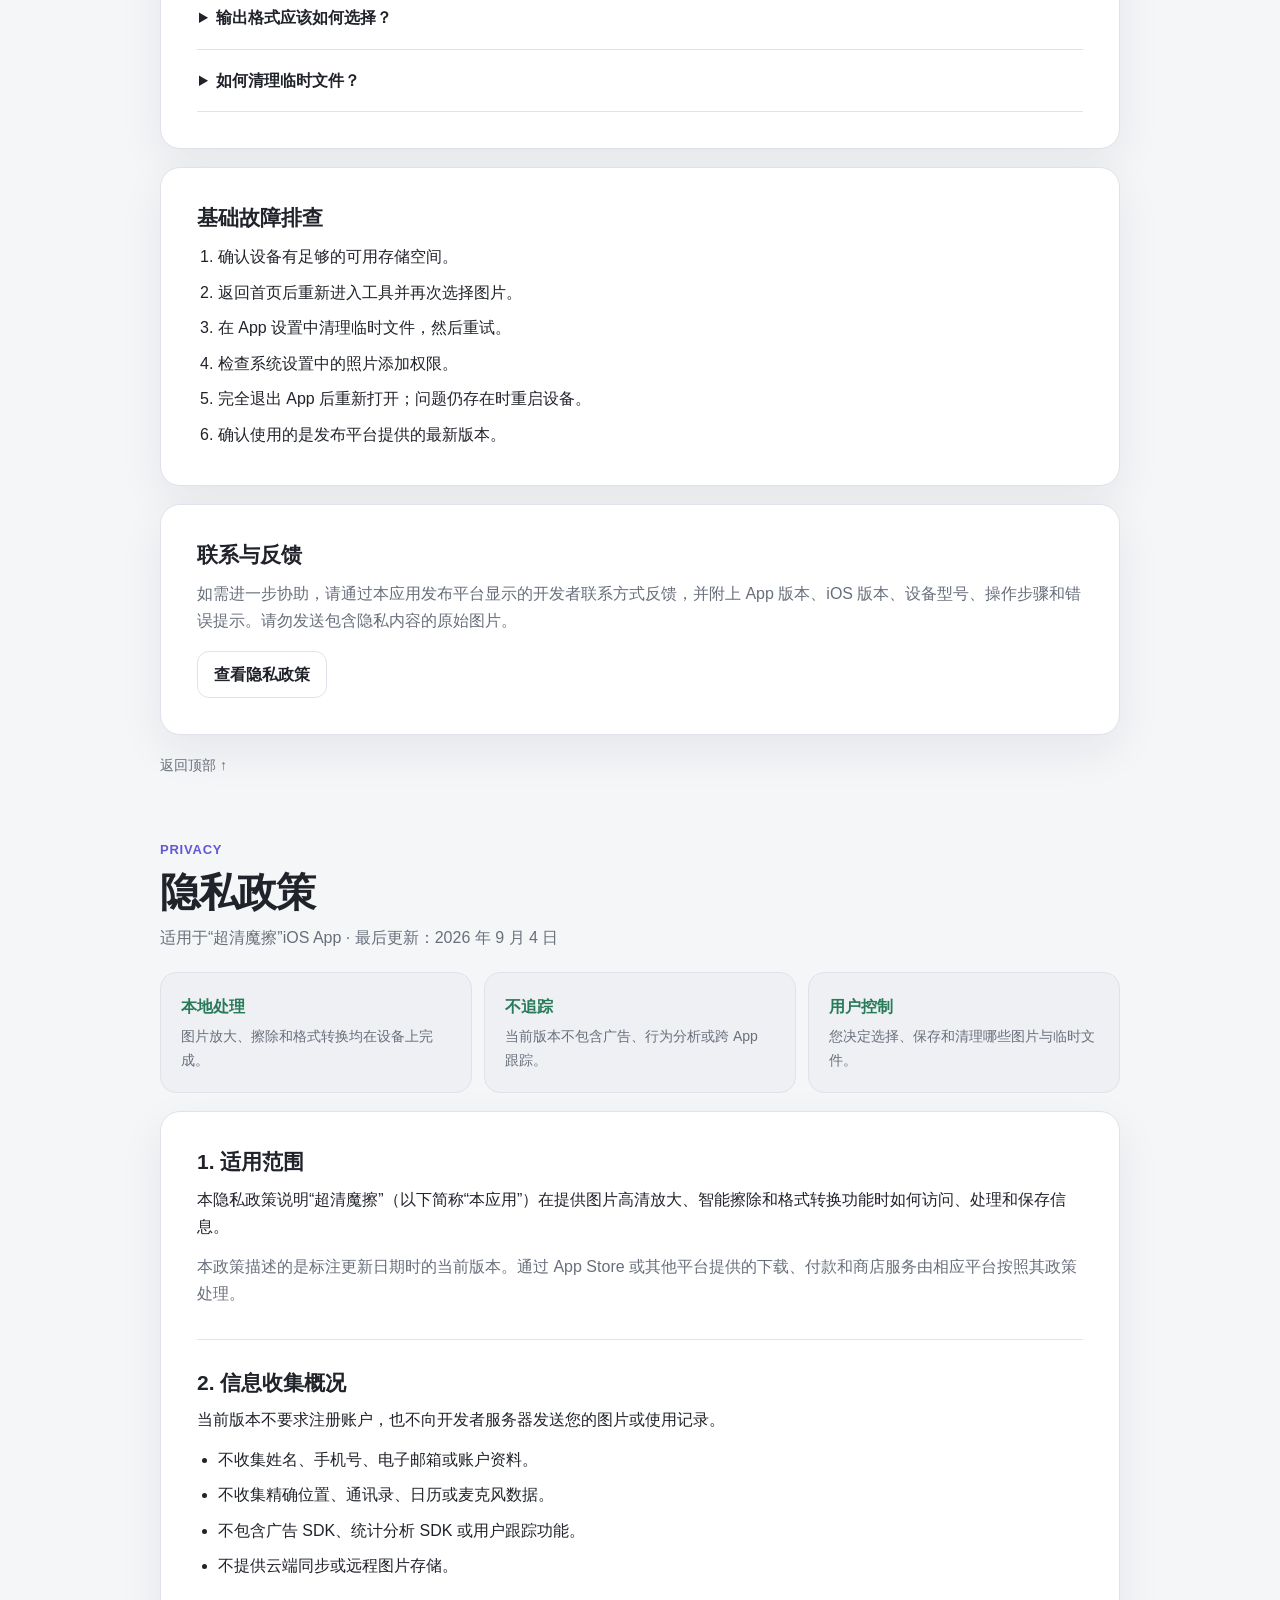
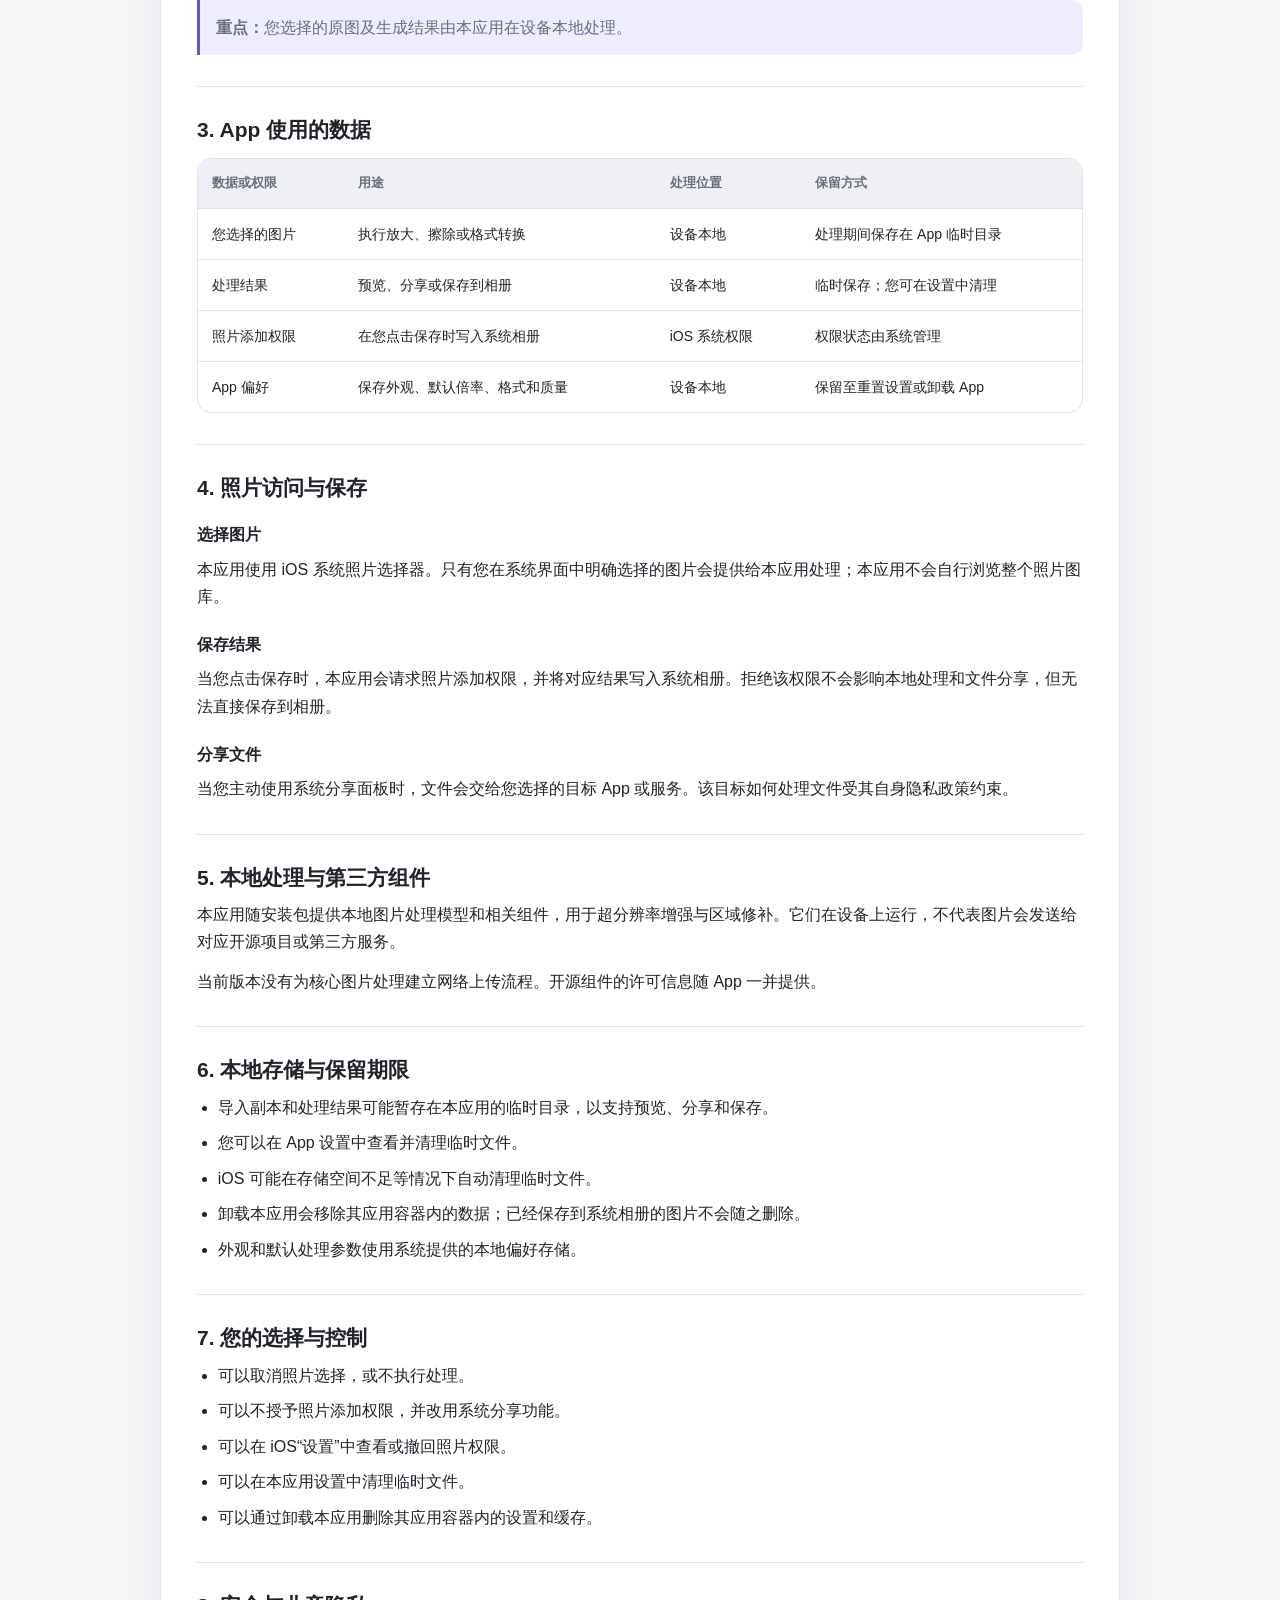
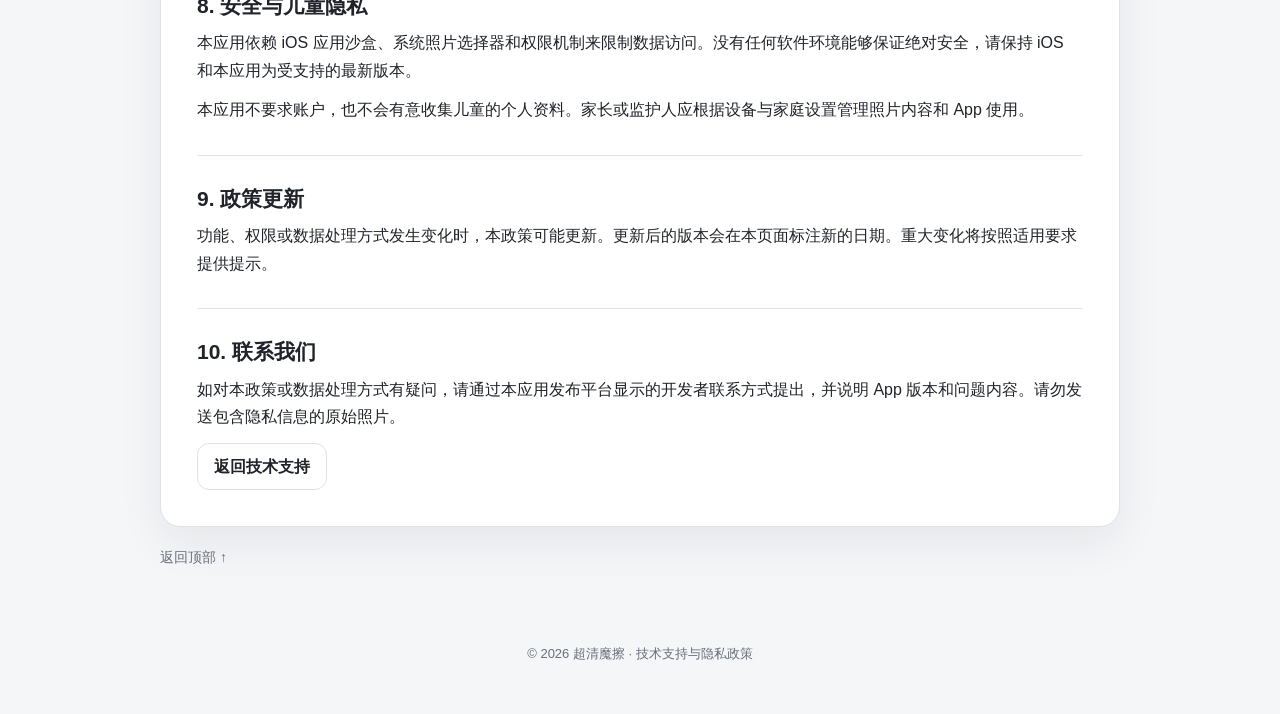
<file: imagework-index.html>
<!DOCTYPE html>
<html lang="zh-CN" xmlns="http://www.w3.org/1999/xhtml">
<head>
  <meta charset="utf-8" />
  <meta name="viewport" content="width=device-width, initial-scale=1, viewport-fit=cover" />
  <meta name="color-scheme" content="light dark" />
  <meta name="theme-color" content="#f5f6f8" media="(prefers-color-scheme: light)" />
  <meta name="theme-color" content="#111318" media="(prefers-color-scheme: dark)" />
  <meta name="description" content="超清魔擦 App 技术支持与隐私政策。" />
  <title>超清魔擦｜技术支持与隐私政策</title>
  <style>
    :root {
      --bg: #f5f6f8;
      --surface: #ffffff;
      --surface-soft: #eef0f4;
      --text: #20232a;
      --muted: #686f7b;
      --line: #dfe2e8;
      --accent: #6257d9;
      --accent-soft: #eeecff;
      --success: #287a58;
      --shadow: 0 16px 45px rgba(25, 30, 40, 0.07);
      --radius: 20px;
      --max-width: 960px;
    }

    @media (prefers-color-scheme: dark) {
      :root {
        --bg: #111318;
        --surface: #1a1d24;
        --surface-soft: #232730;
        --text: #f1f3f7;
        --muted: #aeb4bf;
        --line: #303540;
        --accent: #a59cff;
        --accent-soft: #2d294d;
        --success: #71c89e;
        --shadow: none;
      }
    }

    * { box-sizing: border-box; }

    html {
      scroll-behavior: smooth;
      scroll-padding-top: 88px;
    }

    body {
      margin: 0;
      min-width: 320px;
      color: var(--text);
      background: var(--bg);
      font-family: -apple-system, BlinkMacSystemFont, "SF Pro Text", "PingFang SC", "Microsoft YaHei", sans-serif;
      font-size: 16px;
      line-height: 1.72;
      -webkit-font-smoothing: antialiased;
    }

    a { color: var(--accent); }

    a:focus-visible,
    summary:focus-visible {
      outline: 3px solid color-mix(in srgb, var(--accent) 35%, transparent);
      outline-offset: 3px;
      border-radius: 8px;
    }

    .skip-link {
      position: fixed;
      top: 10px;
      left: 10px;
      z-index: 100;
      padding: 9px 13px;
      border-radius: 10px;
      color: var(--text);
      background: var(--surface);
      transform: translateY(-160%);
    }

    .skip-link:focus { transform: translateY(0); }

    .site-header {
      position: sticky;
      top: 0;
      z-index: 20;
      border-bottom: 1px solid var(--line);
      background: color-mix(in srgb, var(--bg) 88%, transparent);
      backdrop-filter: blur(16px);
      -webkit-backdrop-filter: blur(16px);
    }

    nav {
      width: min(calc(100% - 32px), var(--max-width));
      min-height: 66px;
      margin: 0 auto;
      display: flex;
      align-items: center;
      justify-content: space-between;
      gap: 18px;
    }

    .brand {
      display: inline-flex;
      align-items: center;
      gap: 10px;
      color: var(--text);
      text-decoration: none;
      font-weight: 720;
      white-space: nowrap;
    }

    .mark {
      width: 35px;
      height: 35px;
      display: grid;
      place-items: center;
      border-radius: 10px;
      color: #fff;
      background: var(--accent);
      font-size: 17px;
      font-weight: 750;
    }

    .nav-links {
      display: flex;
      align-items: center;
      gap: 6px;
    }

    .nav-links a {
      padding: 7px 11px;
      border-radius: 999px;
      color: var(--muted);
      text-decoration: none;
      font-size: 14px;
      font-weight: 620;
    }

    .nav-links a:hover {
      color: var(--text);
      background: var(--surface-soft);
    }

    main,
    footer {
      width: min(calc(100% - 32px), var(--max-width));
      margin-inline: auto;
    }

    .hero {
      padding: 76px 0 52px;
      text-align: center;
    }

    .eyebrow {
      display: inline-flex;
      align-items: center;
      gap: 7px;
      margin-bottom: 16px;
      padding: 6px 11px;
      border-radius: 999px;
      color: var(--success);
      background: color-mix(in srgb, var(--success) 12%, transparent);
      font-size: 13px;
      font-weight: 650;
    }

    .dot {
      width: 7px;
      height: 7px;
      border-radius: 50%;
      background: currentColor;
    }

    h1,
    h2,
    h3,
    p { margin-top: 0; }

    h1 {
      margin-bottom: 14px;
      font-size: clamp(38px, 7vw, 60px);
      line-height: 1.1;
      letter-spacing: -0.045em;
    }

    .lead {
      max-width: 690px;
      margin: 0 auto 25px;
      color: var(--muted);
      font-size: 18px;
    }

    .hero-actions {
      display: flex;
      justify-content: center;
      flex-wrap: wrap;
      gap: 10px;
    }

    .button {
      display: inline-flex;
      min-height: 44px;
      align-items: center;
      justify-content: center;
      padding: 9px 16px;
      border: 1px solid var(--line);
      border-radius: 12px;
      color: var(--text);
      background: var(--surface);
      text-decoration: none;
      font-weight: 650;
    }

    .button.primary {
      border-color: var(--accent);
      color: #fff;
      background: var(--accent);
    }

    .page-section {
      scroll-margin-top: 86px;
      margin: 30px 0 56px;
    }

    .section-heading {
      margin-bottom: 20px;
    }

    .section-heading .label {
      display: inline-block;
      margin-bottom: 7px;
      color: var(--accent);
      font-size: 13px;
      font-weight: 700;
      letter-spacing: 0.06em;
    }

    .section-heading h2 {
      margin-bottom: 8px;
      font-size: clamp(29px, 5vw, 40px);
      line-height: 1.2;
      letter-spacing: -0.035em;
    }

    .section-heading p {
      margin-bottom: 0;
      color: var(--muted);
    }

    .panel {
      padding: clamp(22px, 4vw, 36px);
      border: 1px solid var(--line);
      border-radius: var(--radius);
      background: var(--surface);
      box-shadow: var(--shadow);
    }

    .panel + .panel { margin-top: 18px; }
    .panel > :last-child { margin-bottom: 0; }

    .panel h3 {
      margin-bottom: 12px;
      font-size: 21px;
      line-height: 1.3;
    }

    .grid {
      display: grid;
      grid-template-columns: repeat(3, minmax(0, 1fr));
      gap: 14px;
    }

    .card {
      padding: 20px;
      border: 1px solid var(--line);
      border-radius: 16px;
      background: var(--surface-soft);
    }

    .card h3 {
      margin-bottom: 6px;
      font-size: 18px;
    }

    .card p {
      margin-bottom: 0;
      color: var(--muted);
      font-size: 14px;
    }

    .icon {
      width: 38px;
      height: 38px;
      display: grid;
      place-items: center;
      margin-bottom: 14px;
      border-radius: 11px;
      color: var(--accent);
      background: var(--accent-soft);
      font-weight: 750;
    }

    ol,
    ul {
      margin: 0;
      padding-left: 1.3rem;
    }

    li + li { margin-top: 8px; }

    .note {
      margin-top: 20px;
      padding: 14px 16px;
      border-left: 3px solid var(--accent);
      border-radius: 0 12px 12px 0;
      color: var(--muted);
      background: var(--accent-soft);
    }

    details { border-top: 1px solid var(--line); }
    details:last-child { border-bottom: 1px solid var(--line); }

    summary {
      padding: 17px 2px;
      cursor: pointer;
      font-weight: 650;
    }

    details p,
    details ul {
      margin: -4px 0 18px;
      color: var(--muted);
    }

    .privacy-summary {
      display: grid;
      grid-template-columns: repeat(3, minmax(0, 1fr));
      gap: 12px;
      margin-bottom: 18px;
    }

    .privacy-summary .card strong {
      display: block;
      margin-bottom: 4px;
      color: var(--success);
    }

    .policy-block + .policy-block {
      margin-top: 31px;
      padding-top: 29px;
      border-top: 1px solid var(--line);
    }

    .policy-block h3 {
      margin-bottom: 10px;
      font-size: 21px;
    }

    .policy-block h4 {
      margin: 20px 0 7px;
      font-size: 16px;
    }

    .policy-block p { margin-bottom: 12px; }
    .muted { color: var(--muted); }

    .table-wrap {
      overflow-x: auto;
      margin-top: 15px;
      border: 1px solid var(--line);
      border-radius: 14px;
    }

    table {
      width: 100%;
      min-width: 650px;
      border-collapse: collapse;
    }

    th,
    td {
      padding: 13px 14px;
      border-bottom: 1px solid var(--line);
      text-align: left;
      vertical-align: top;
      font-size: 14px;
    }

    th {
      color: var(--muted);
      background: var(--surface-soft);
      font-size: 13px;
    }

    tr:last-child td { border-bottom: 0; }

    .back-top {
      display: inline-flex;
      margin-top: 18px;
      color: var(--muted);
      font-size: 14px;
      text-decoration: none;
    }

    footer {
      padding: 16px 0 max(36px, env(safe-area-inset-bottom));
      color: var(--muted);
      text-align: center;
      font-size: 13px;
    }

    @media (max-width: 720px) {
      nav { align-items: center; }
      .brand span:last-child { display: none; }
      .nav-links { gap: 0; }
      .nav-links a { padding-inline: 8px; }
      .hero { padding-top: 52px; }
      .grid,
      .privacy-summary { grid-template-columns: 1fr; }
      .button { flex: 1; }
    }

    @media print {
      .site-header { position: static; }
      body { color: #000; background: #fff; }
      .panel,
      .card { box-shadow: none; break-inside: avoid; }
      .skip-link,
      .hero-actions,
      .back-top { display: none; }
    }
  </style>
</head>
<body id="top">
  <a class="skip-link" href="#support">跳到主要内容</a>

  <header class="site-header">
    <nav aria-label="主要导航">
      <a class="brand" href="#top">
        <span class="mark" aria-hidden="true">清</span>
        <span>超清魔擦</span>
      </a>
      <div class="nav-links">
        <a href="#support">技术支持</a>
        <a href="#faq">常见问题</a>
        <a href="#privacy">隐私政策</a>
      </div>
    </nav>
  </header>

  <main>
    <div class="hero">
      <div class="eyebrow"><span class="dot"></span>设备端图片工具</div>
      <h1>超清魔擦</h1>
      <p class="lead">技术支持与隐私政策集中在同一个页面。点击下方入口可直接跳转到对应内容。</p>
      <div class="hero-actions">
        <a class="button primary" href="#support">查看技术支持</a>
        <a class="button" href="#privacy">查看隐私政策</a>
      </div>
    </div>

    <section class="page-section" id="support" aria-labelledby="support-title">
      <div class="section-heading">
        <span class="label">SUPPORT</span>
        <h2 id="support-title">技术支持</h2>
        <p>了解功能使用方式、常见问题和基础故障排查。</p>
      </div>

      <div class="panel">
        <div class="grid">
          <article class="card">
            <div class="icon" aria-hidden="true">1</div>
            <h3>高清放大</h3>
            <p>一次最多选择 20 张图片，设置统一倍率和输出格式后逐张增强，可分别分享或全部保存。</p>
          </article>
          <article class="card">
            <div class="icon" aria-hidden="true">2</div>
            <h3>智能擦除</h3>
            <p>选择一张图片，涂抹需要移除的区域，再开始本地修补。支持撤销、重做和笔刷调节。</p>
          </article>
          <article class="card">
            <div class="icon" aria-hidden="true">3</div>
            <h3>格式转换</h3>
            <p>一次最多选择 20 张图片，统一转换为 JPEG、PNG、HEIF 或 TIFF。</p>
          </article>
        </div>
        <div class="note">处理时间取决于图片尺寸、数量、放大倍率和设备性能。高清放大属于计算密集型任务，逐张完成是正常现象。</div>
      </div>

      <div class="panel">
        <h3>开始使用</h3>
        <ol>
          <li>在 App 首页选择需要的图片工具。</li>
          <li>通过系统照片选择器选择图片。</li>
          <li>调整倍率、格式、质量或擦除笔刷等参数。</li>
          <li>开始处理并等待进度完成。</li>
          <li>预览结果后单独分享，或保存到系统相册。</li>
        </ol>
      </div>

      <div class="panel" id="faq">
        <h3>常见问题</h3>

        <details>
          <summary>为什么保存图片时需要照片权限？</summary>
          <p>App 仅在您点击保存时请求“添加照片”权限，用于把处理结果写入系统相册。选择图片使用的是系统照片选择器。</p>
        </details>

        <details>
          <summary>图片会上传到服务器吗？</summary>
          <p>不会。当前版本的放大、擦除和格式转换均在设备本地完成，App 不提供账户或云端图片存储功能。</p>
        </details>

        <details>
          <summary>为什么高清放大比较慢或设备变热？</summary>
          <p>高清放大会运行本地机器学习模型。较大的原图、更高倍率或较多图片都会增加计算量。建议保持足够电量与可用存储空间。</p>
        </details>

        <details>
          <summary>为什么部分图片被跳过？</summary>
          <p>文件损坏、格式无法读取或系统暂时无法提供原文件时，App 会跳过该图片并继续处理其他项目。可在系统照片 App 中打开原图后重新选择。</p>
        </details>

        <details>
          <summary>输出格式应该如何选择？</summary>
          <ul>
            <li>PNG：适合透明图片或无损保存，文件通常较大。</li>
            <li>HEIF：较小体积下保持较高画质，适合 Apple 设备。</li>
            <li>JPEG：兼容性广，适合照片和日常分享。</li>
            <li>TIFF：适合后续专业处理，文件通常较大。</li>
          </ul>
        </details>

        <details>
          <summary>如何清理临时文件？</summary>
          <p>打开 App 首页右上角“设置”，在“存储与权限”中查看并清理临时文件。已保存到系统相册的图片不会被删除。</p>
        </details>
      </div>

      <div class="panel">
        <h3>基础故障排查</h3>
        <ol>
          <li>确认设备有足够的可用存储空间。</li>
          <li>返回首页后重新进入工具并再次选择图片。</li>
          <li>在 App 设置中清理临时文件，然后重试。</li>
          <li>检查系统设置中的照片添加权限。</li>
          <li>完全退出 App 后重新打开；问题仍存在时重启设备。</li>
          <li>确认使用的是发布平台提供的最新版本。</li>
        </ol>
      </div>

      <div class="panel">
        <h3>联系与反馈</h3>
        <p class="muted">如需进一步协助，请通过本应用发布平台显示的开发者联系方式反馈，并附上 App 版本、iOS 版本、设备型号、操作步骤和错误提示。请勿发送包含隐私内容的原始图片。</p>
        <a class="button" href="#privacy">查看隐私政策</a>
      </div>

      <a class="back-top" href="#top">返回顶部 ↑</a>
    </section>

    <section class="page-section" id="privacy" aria-labelledby="privacy-title">
      <div class="section-heading">
        <span class="label">PRIVACY</span>
        <h2 id="privacy-title">隐私政策</h2>
        <p>适用于“超清魔擦”iOS App · 最后更新：2026 年 9 月 4 日</p>
      </div>

      <div class="privacy-summary" aria-label="隐私摘要">
        <div class="card">
          <strong>本地处理</strong>
          <p>图片放大、擦除和格式转换均在设备上完成。</p>
        </div>
        <div class="card">
          <strong>不追踪</strong>
          <p>当前版本不包含广告、行为分析或跨 App 跟踪。</p>
        </div>
        <div class="card">
          <strong>用户控制</strong>
          <p>您决定选择、保存和清理哪些图片与临时文件。</p>
        </div>
      </div>

      <article class="panel">
        <div class="policy-block">
          <h3>1. 适用范围</h3>
          <p>本隐私政策说明“超清魔擦”（以下简称“本应用”）在提供图片高清放大、智能擦除和格式转换功能时如何访问、处理和保存信息。</p>
          <p class="muted">本政策描述的是标注更新日期时的当前版本。通过 App Store 或其他平台提供的下载、付款和商店服务由相应平台按照其政策处理。</p>
        </div>

        <div class="policy-block">
          <h3>2. 信息收集概况</h3>
          <p>当前版本不要求注册账户，也不向开发者服务器发送您的图片或使用记录。</p>
          <ul>
            <li>不收集姓名、手机号、电子邮箱或账户资料。</li>
            <li>不收集精确位置、通讯录、日历或麦克风数据。</li>
            <li>不包含广告 SDK、统计分析 SDK 或用户跟踪功能。</li>
            <li>不提供云端同步或远程图片存储。</li>
          </ul>
          <div class="note"><strong>重点：</strong>您选择的原图及生成结果由本应用在设备本地处理。</div>
        </div>

        <div class="policy-block">
          <h3>3. App 使用的数据</h3>
          <div class="table-wrap">
            <table>
              <thead>
                <tr>
                  <th>数据或权限</th>
                  <th>用途</th>
                  <th>处理位置</th>
                  <th>保留方式</th>
                </tr>
              </thead>
              <tbody>
                <tr>
                  <td>您选择的图片</td>
                  <td>执行放大、擦除或格式转换</td>
                  <td>设备本地</td>
                  <td>处理期间保存在 App 临时目录</td>
                </tr>
                <tr>
                  <td>处理结果</td>
                  <td>预览、分享或保存到相册</td>
                  <td>设备本地</td>
                  <td>临时保存；您可在设置中清理</td>
                </tr>
                <tr>
                  <td>照片添加权限</td>
                  <td>在您点击保存时写入系统相册</td>
                  <td>iOS 系统权限</td>
                  <td>权限状态由系统管理</td>
                </tr>
                <tr>
                  <td>App 偏好</td>
                  <td>保存外观、默认倍率、格式和质量</td>
                  <td>设备本地</td>
                  <td>保留至重置设置或卸载 App</td>
                </tr>
              </tbody>
            </table>
          </div>
        </div>

        <div class="policy-block">
          <h3>4. 照片访问与保存</h3>
          <h4>选择图片</h4>
          <p>本应用使用 iOS 系统照片选择器。只有您在系统界面中明确选择的图片会提供给本应用处理；本应用不会自行浏览整个照片图库。</p>
          <h4>保存结果</h4>
          <p>当您点击保存时，本应用会请求照片添加权限，并将对应结果写入系统相册。拒绝该权限不会影响本地处理和文件分享，但无法直接保存到相册。</p>
          <h4>分享文件</h4>
          <p>当您主动使用系统分享面板时，文件会交给您选择的目标 App 或服务。该目标如何处理文件受其自身隐私政策约束。</p>
        </div>

        <div class="policy-block">
          <h3>5. 本地处理与第三方组件</h3>
          <p>本应用随安装包提供本地图片处理模型和相关组件，用于超分辨率增强与区域修补。它们在设备上运行，不代表图片会发送给对应开源项目或第三方服务。</p>
          <p>当前版本没有为核心图片处理建立网络上传流程。开源组件的许可信息随 App 一并提供。</p>
        </div>

        <div class="policy-block">
          <h3>6. 本地存储与保留期限</h3>
          <ul>
            <li>导入副本和处理结果可能暂存在本应用的临时目录，以支持预览、分享和保存。</li>
            <li>您可以在 App 设置中查看并清理临时文件。</li>
            <li>iOS 可能在存储空间不足等情况下自动清理临时文件。</li>
            <li>卸载本应用会移除其应用容器内的数据；已经保存到系统相册的图片不会随之删除。</li>
            <li>外观和默认处理参数使用系统提供的本地偏好存储。</li>
          </ul>
        </div>

        <div class="policy-block">
          <h3>7. 您的选择与控制</h3>
          <ul>
            <li>可以取消照片选择，或不执行处理。</li>
            <li>可以不授予照片添加权限，并改用系统分享功能。</li>
            <li>可以在 iOS“设置”中查看或撤回照片权限。</li>
            <li>可以在本应用设置中清理临时文件。</li>
            <li>可以通过卸载本应用删除其应用容器内的设置和缓存。</li>
          </ul>
        </div>

        <div class="policy-block">
          <h3>8. 安全与儿童隐私</h3>
          <p>本应用依赖 iOS 应用沙盒、系统照片选择器和权限机制来限制数据访问。没有任何软件环境能够保证绝对安全，请保持 iOS 和本应用为受支持的最新版本。</p>
          <p>本应用不要求账户，也不会有意收集儿童的个人资料。家长或监护人应根据设备与家庭设置管理照片内容和 App 使用。</p>
        </div>

        <div class="policy-block">
          <h3>9. 政策更新</h3>
          <p>功能、权限或数据处理方式发生变化时，本政策可能更新。更新后的版本会在本页面标注新的日期。重大变化将按照适用要求提供提示。</p>
        </div>

        <div class="policy-block">
          <h3>10. 联系我们</h3>
          <p>如对本政策或数据处理方式有疑问，请通过本应用发布平台显示的开发者联系方式提出，并说明 App 版本和问题内容。请勿发送包含隐私信息的原始照片。</p>
          <a class="button" href="#support">返回技术支持</a>
        </div>
      </article>

      <a class="back-top" href="#top">返回顶部 ↑</a>
    </section>
  </main>

  <footer>
    <p>© 2026 超清魔擦 · 技术支持与隐私政策</p>
  </footer>
</body>
</html>
</file>
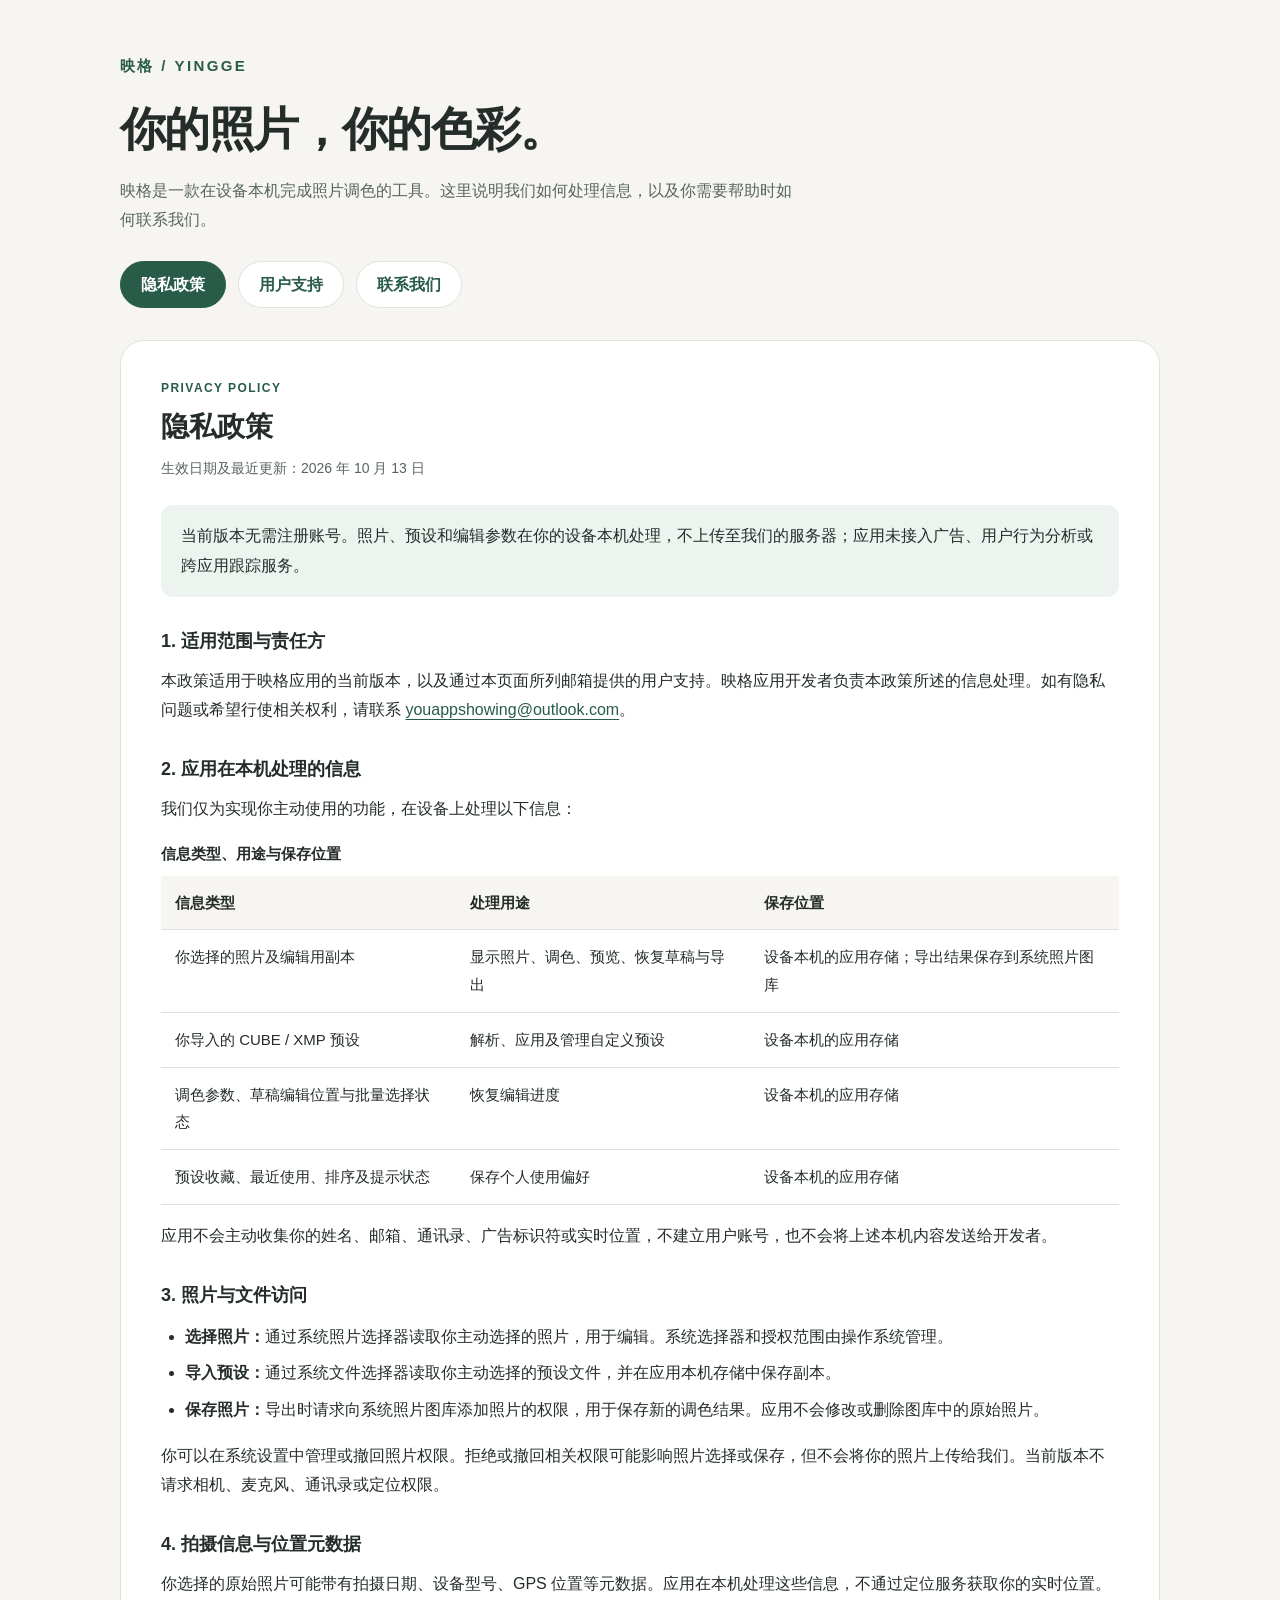
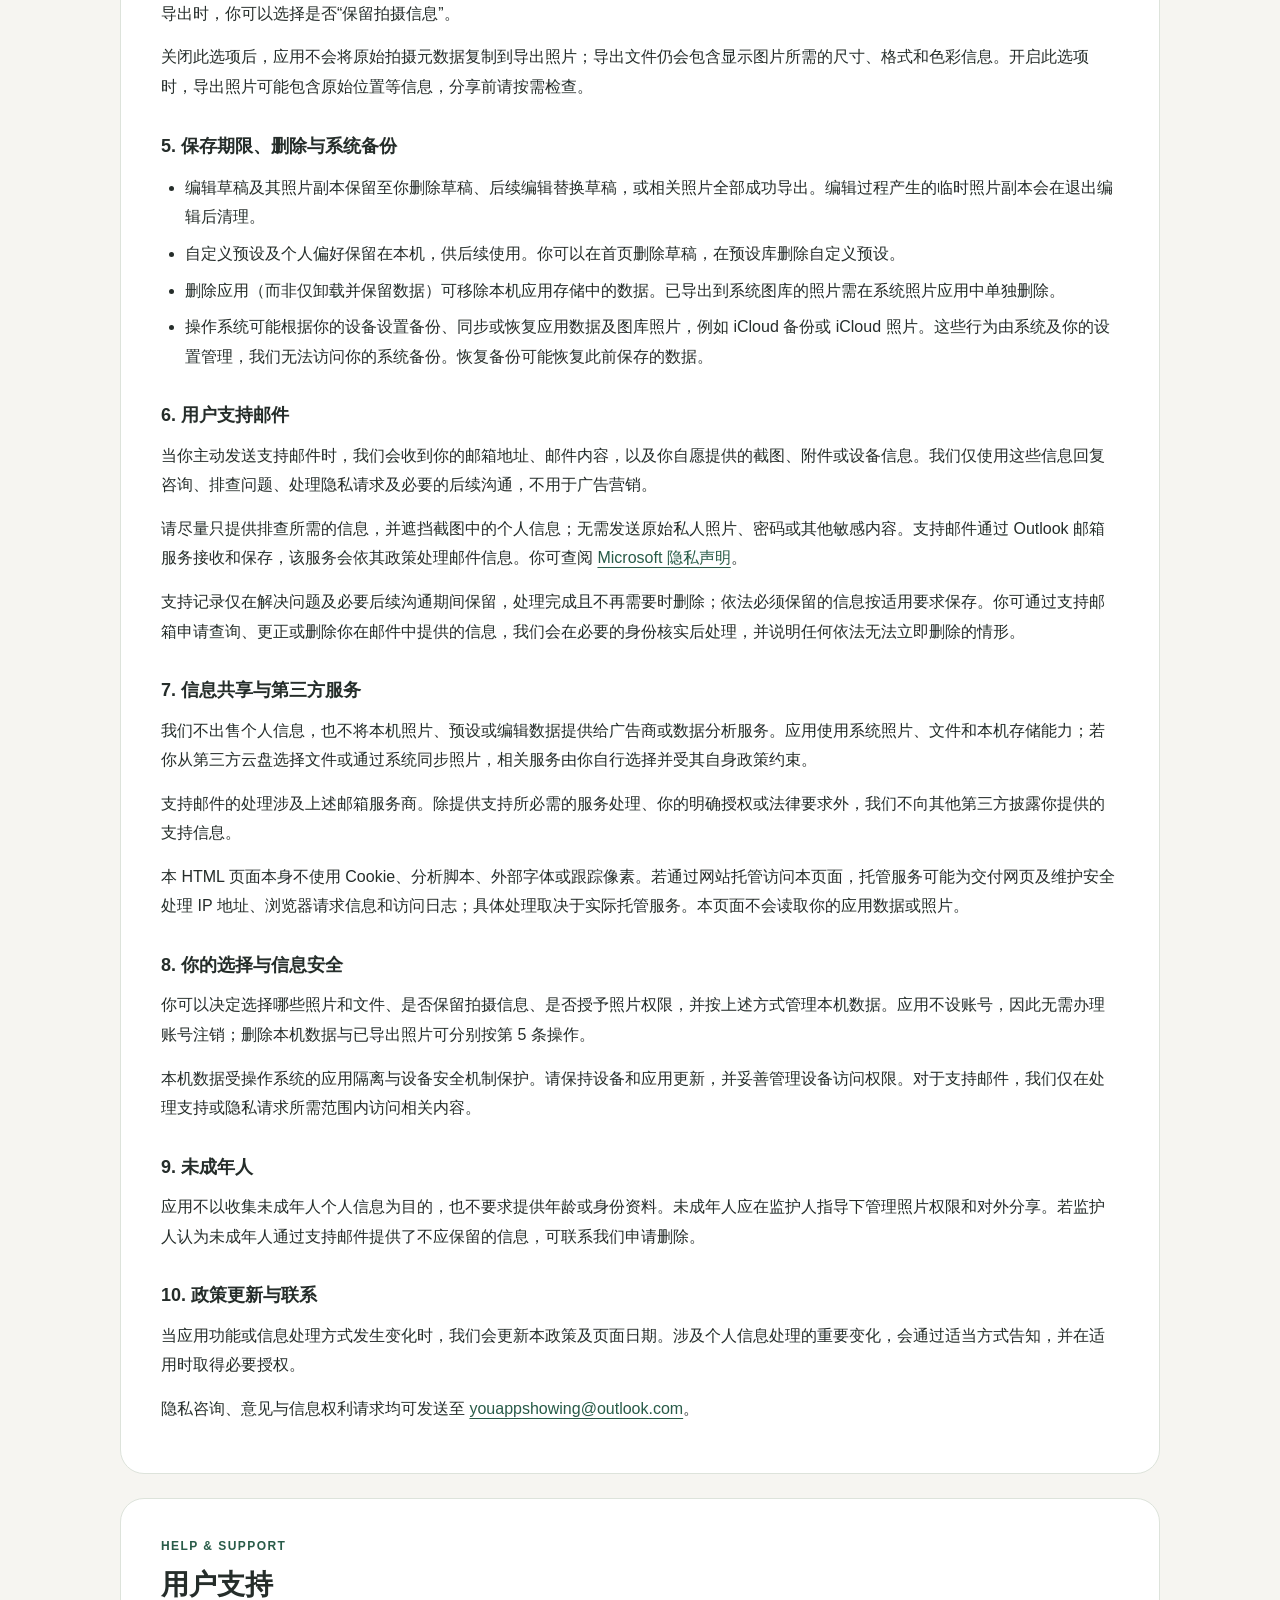
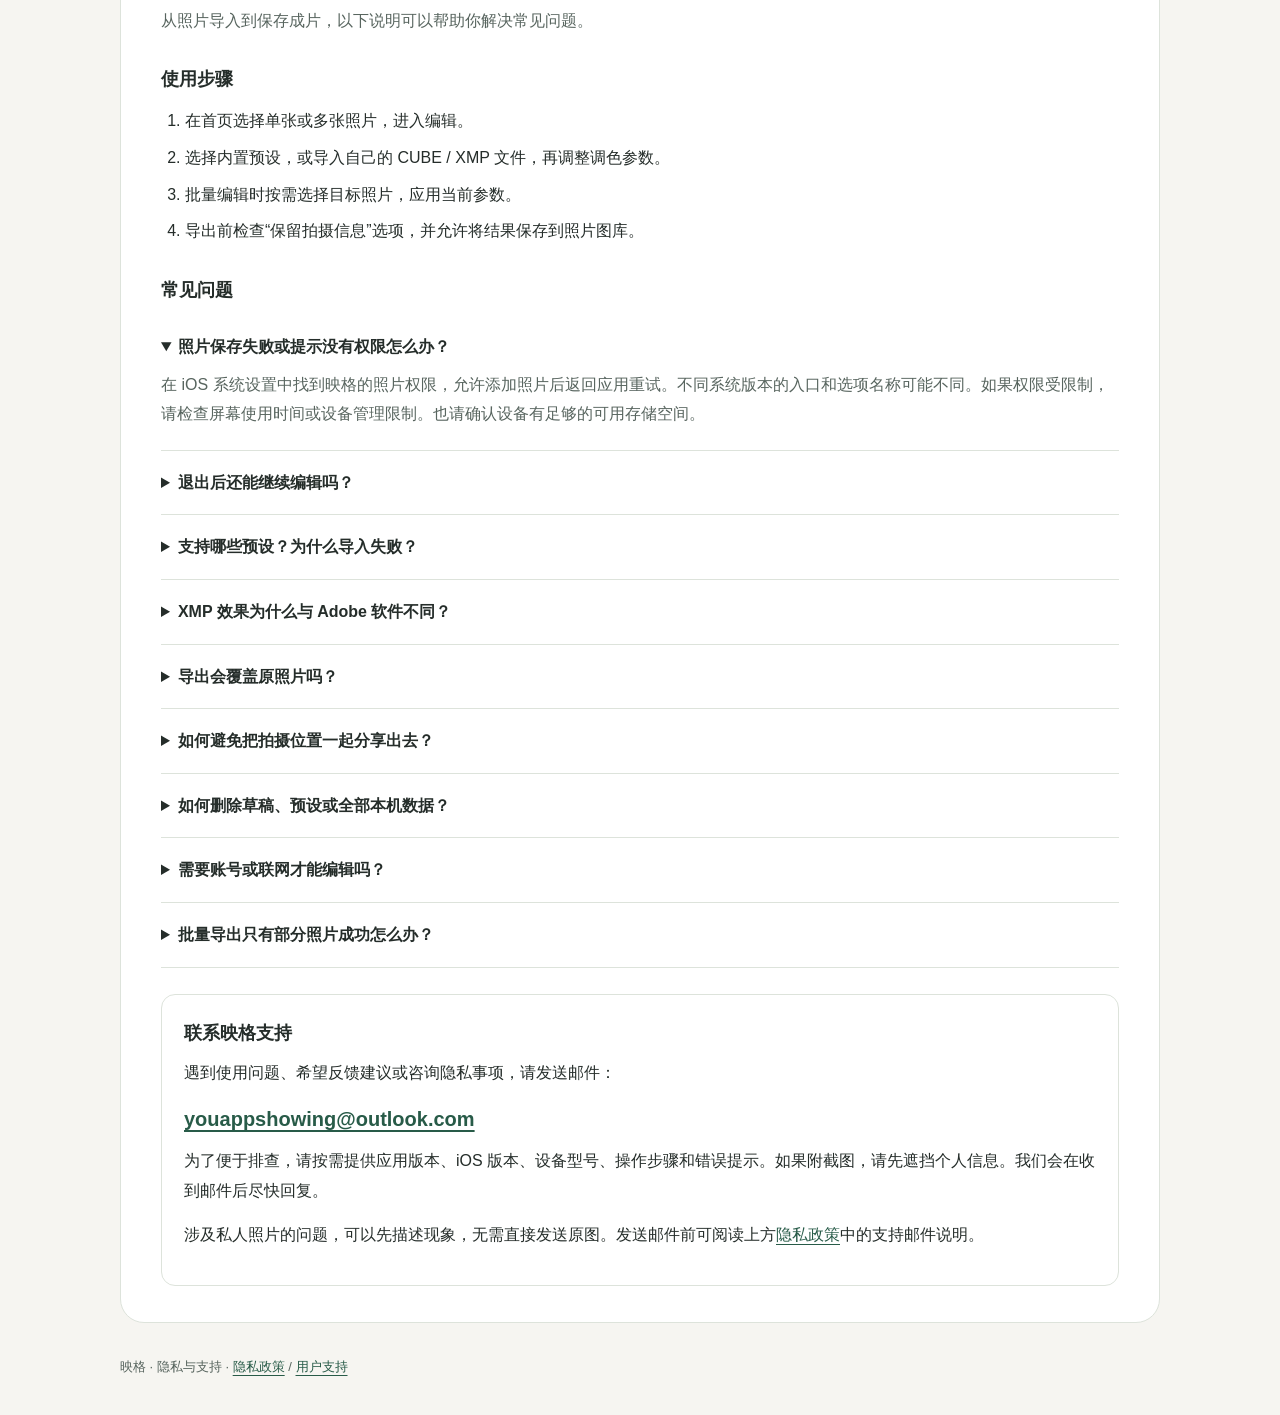
<file: lut_show_privacy-support.html>
<!doctype html>
<html lang="zh-CN">
<head>
  <meta charset="utf-8">
  <meta name="viewport" content="width=device-width, initial-scale=1">
  <meta name="color-scheme" content="light">
  <meta name="description" content="映格的隐私政策与用户支持：了解照片本机处理、权限、本地数据管理及联系方法。">
  <title>映格 · 隐私政策与支持</title>
  <style>
    :root { --bg: #f6f5f1; --paper: #fff; --ink: #252d2a; --muted: #58655f; --accent: #285b48; --line: #dde3db; }
    * { box-sizing: border-box; }
    html { scroll-behavior: smooth; scroll-padding-top: 24px; }
    body { margin: 0; background: var(--bg); color: var(--ink); font-family: -apple-system, BlinkMacSystemFont, "Segoe UI", "PingFang SC", "Microsoft YaHei", sans-serif; line-height: 1.85; }
    a { color: var(--accent); text-underline-offset: 4px; overflow-wrap: anywhere; }
    a:hover { text-decoration-thickness: 2px; }
    a:focus-visible, summary:focus-visible { outline: 3px solid var(--accent); outline-offset: 5px; border-radius: 4px; }
    .skip { position: absolute; top: -80px; left: 16px; padding: 8px 16px; background: var(--paper); z-index: 2; }
    .skip:focus { top: 16px; }
    .wrap { width: min(100% - 48px, 1040px); margin: auto; }
    header { padding: 52px 0 32px; }
    .brand { font-size: 15px; font-weight: 700; letter-spacing: .16em; color: var(--accent); }
    h1 { font-size: clamp(30px, 5vw, 46px); line-height: 1.3; margin: 20px 0 16px; letter-spacing: -.035em; }
    .intro { color: var(--muted); max-width: 680px; margin: 0; }
    nav { display: flex; flex-wrap: wrap; gap: 12px; margin-top: 26px; }
    nav a { display: inline-block; padding: 8px 20px; border: 1px solid var(--line); border-radius: 100px; background: var(--paper); text-decoration: none; font-weight: 600; }
    nav a:first-child { background: var(--accent); color: white; border-color: var(--accent); }
    main { display: grid; gap: 24px; padding-bottom: 32px; }
    .panel { padding: 36px 40px; background: var(--paper); border: 1px solid var(--line); border-radius: 24px; }
    .eyebrow { color: var(--accent); font-size: 12px; letter-spacing: .12em; font-weight: 700; margin: 0 0 6px; }
    h2 { margin: 0; font-size: 28px; line-height: 1.5; }
    .date { margin: 8px 0 24px; color: var(--muted); font-size: 14px; }
    h3 { margin: 28px 0 8px; font-size: 18px; }
    p { margin: 8px 0 14px; }
    ul, ol { padding-left: 24px; margin: 10px 0 16px; }
    li + li { margin-top: 7px; }
    .note { padding: 16px 20px; background: #edf4ef; border-radius: 12px; }
    .note p { margin: 0; }
    .table-wrap { overflow-x: auto; margin: 16px 0; }
    table { border-collapse: collapse; width: 100%; min-width: 540px; font-size: 15px; }
    caption { text-align: left; font-weight: 600; padding-bottom: 8px; }
    th, td { padding: 13px 14px; border-bottom: 1px solid var(--line); text-align: left; vertical-align: top; }
    th { background: var(--bg); font-weight: 600; }
    details { border-bottom: 1px solid var(--line); padding: 17px 0; }
    summary { font-weight: 600; cursor: pointer; }
    details p { color: var(--muted); margin-bottom: 4px; }
    .contact { margin-top: 26px; padding: 22px; border: 1px solid var(--line); border-radius: 14px; }
    .contact h3 { margin-top: 0; }
    .mail { font-size: clamp(16px, 3.5vw, 20px); font-weight: 600; }
    footer { padding: 0 0 36px; color: var(--muted); font-size: 13px; }
    footer p { margin: 0; }
    @media (max-width: 600px) {
      .wrap { width: calc(100% - 32px); }
      header { padding-top: 32px; }
      .panel { padding: 26px 20px; border-radius: 18px; }
      nav a { padding: 8px 16px; }
      h2 { font-size: 25px; }
    }
    @media (prefers-reduced-motion: reduce) { html { scroll-behavior: auto; } }
    @media print {
      body { background: white; }
      .wrap { width: 100%; }
      .panel { padding: 16px 0; border: 0; }
      nav, .skip { display: none; }
      h2, h3 { break-after: avoid; }
      a { color: inherit; }
    }
  </style>
</head>
<body>
  <a class="skip" href="#main">跳转到正文</a>
  <header class="wrap">
    <div class="brand">映格 / YINGGE</div>
    <h1>你的照片，你的色彩。</h1>
    <p class="intro">映格是一款在设备本机完成照片调色的工具。这里说明我们如何处理信息，以及你需要帮助时如何联系我们。</p>
    <nav aria-label="页面导航">
      <a href="#privacy">隐私政策</a>
      <a href="#support">用户支持</a>
      <a href="#contact">联系我们</a>
    </nav>
  </header>

  <main class="wrap" id="main">
    <section class="panel" id="privacy" aria-labelledby="privacy-title">
      <p class="eyebrow">PRIVACY POLICY</p>
      <h2 id="privacy-title">隐私政策</h2>
      <p class="date">生效日期及最近更新：<time datetime="2026-10-13">2026 年 10 月 13 日</time></p>
      <div class="note"><p>当前版本无需注册账号。照片、预设和编辑参数在你的设备本机处理，不上传至我们的服务器；应用未接入广告、用户行为分析或跨应用跟踪服务。</p></div>

      <h3>1. 适用范围与责任方</h3>
      <p>本政策适用于映格应用的当前版本，以及通过本页面所列邮箱提供的用户支持。映格应用开发者负责本政策所述的信息处理。如有隐私问题或希望行使相关权利，请联系 <a href="mailto:youappshowing@outlook.com">youappshowing@outlook.com</a>。</p>

      <h3>2. 应用在本机处理的信息</h3>
      <p>我们仅为实现你主动使用的功能，在设备上处理以下信息：</p>
      <div class="table-wrap" role="region" aria-label="本机信息处理说明" tabindex="0">
        <table>
          <caption>信息类型、用途与保存位置</caption>
          <thead><tr><th scope="col">信息类型</th><th scope="col">处理用途</th><th scope="col">保存位置</th></tr></thead>
          <tbody>
            <tr><td>你选择的照片及编辑用副本</td><td>显示照片、调色、预览、恢复草稿与导出</td><td>设备本机的应用存储；导出结果保存到系统照片图库</td></tr>
            <tr><td>你导入的 CUBE / XMP 预设</td><td>解析、应用及管理自定义预设</td><td>设备本机的应用存储</td></tr>
            <tr><td>调色参数、草稿编辑位置与批量选择状态</td><td>恢复编辑进度</td><td>设备本机的应用存储</td></tr>
            <tr><td>预设收藏、最近使用、排序及提示状态</td><td>保存个人使用偏好</td><td>设备本机的应用存储</td></tr>
          </tbody>
        </table>
      </div>
      <p>应用不会主动收集你的姓名、邮箱、通讯录、广告标识符或实时位置，不建立用户账号，也不会将上述本机内容发送给开发者。</p>

      <h3>3. 照片与文件访问</h3>
      <ul>
        <li><strong>选择照片：</strong>通过系统照片选择器读取你主动选择的照片，用于编辑。系统选择器和授权范围由操作系统管理。</li>
        <li><strong>导入预设：</strong>通过系统文件选择器读取你主动选择的预设文件，并在应用本机存储中保存副本。</li>
        <li><strong>保存照片：</strong>导出时请求向系统照片图库添加照片的权限，用于保存新的调色结果。应用不会修改或删除图库中的原始照片。</li>
      </ul>
      <p>你可以在系统设置中管理或撤回照片权限。拒绝或撤回相关权限可能影响照片选择或保存，但不会将你的照片上传给我们。当前版本不请求相机、麦克风、通讯录或定位权限。</p>

      <h3>4. 拍摄信息与位置元数据</h3>
      <p>你选择的原始照片可能带有拍摄日期、设备型号、GPS 位置等元数据。应用在本机处理这些信息，不通过定位服务获取你的实时位置。导出时，你可以选择是否“保留拍摄信息”。</p>
      <p>关闭此选项后，应用不会将原始拍摄元数据复制到导出照片；导出文件仍会包含显示图片所需的尺寸、格式和色彩信息。开启此选项时，导出照片可能包含原始位置等信息，分享前请按需检查。</p>

      <h3>5. 保存期限、删除与系统备份</h3>
      <ul>
        <li>编辑草稿及其照片副本保留至你删除草稿、后续编辑替换草稿，或相关照片全部成功导出。编辑过程产生的临时照片副本会在退出编辑后清理。</li>
        <li>自定义预设及个人偏好保留在本机，供后续使用。你可以在首页删除草稿，在预设库删除自定义预设。</li>
        <li>删除应用（而非仅卸载并保留数据）可移除本机应用存储中的数据。已导出到系统图库的照片需在系统照片应用中单独删除。</li>
        <li>操作系统可能根据你的设备设置备份、同步或恢复应用数据及图库照片，例如 iCloud 备份或 iCloud 照片。这些行为由系统及你的设置管理，我们无法访问你的系统备份。恢复备份可能恢复此前保存的数据。</li>
      </ul>

      <h3>6. 用户支持邮件</h3>
      <p>当你主动发送支持邮件时，我们会收到你的邮箱地址、邮件内容，以及你自愿提供的截图、附件或设备信息。我们仅使用这些信息回复咨询、排查问题、处理隐私请求及必要的后续沟通，不用于广告营销。</p>
      <p>请尽量只提供排查所需的信息，并遮挡截图中的个人信息；无需发送原始私人照片、密码或其他敏感内容。支持邮件通过 Outlook 邮箱服务接收和保存，该服务会依其政策处理邮件信息。你可查阅 <a href="https://privacy.microsoft.com/zh-cn/privacystatement" rel="noopener noreferrer">Microsoft 隐私声明</a>。</p>
      <p>支持记录仅在解决问题及必要后续沟通期间保留，处理完成且不再需要时删除；依法必须保留的信息按适用要求保存。你可通过支持邮箱申请查询、更正或删除你在邮件中提供的信息，我们会在必要的身份核实后处理，并说明任何依法无法立即删除的情形。</p>

      <h3>7. 信息共享与第三方服务</h3>
      <p>我们不出售个人信息，也不将本机照片、预设或编辑数据提供给广告商或数据分析服务。应用使用系统照片、文件和本机存储能力；若你从第三方云盘选择文件或通过系统同步照片，相关服务由你自行选择并受其自身政策约束。</p>
      <p>支持邮件的处理涉及上述邮箱服务商。除提供支持所必需的服务处理、你的明确授权或法律要求外，我们不向其他第三方披露你提供的支持信息。</p>
      <p>本 HTML 页面本身不使用 Cookie、分析脚本、外部字体或跟踪像素。若通过网站托管访问本页面，托管服务可能为交付网页及维护安全处理 IP 地址、浏览器请求信息和访问日志；具体处理取决于实际托管服务。本页面不会读取你的应用数据或照片。</p>

      <h3>8. 你的选择与信息安全</h3>
      <p>你可以决定选择哪些照片和文件、是否保留拍摄信息、是否授予照片权限，并按上述方式管理本机数据。应用不设账号，因此无需办理账号注销；删除本机数据与已导出照片可分别按第 5 条操作。</p>
      <p>本机数据受操作系统的应用隔离与设备安全机制保护。请保持设备和应用更新，并妥善管理设备访问权限。对于支持邮件，我们仅在处理支持或隐私请求所需范围内访问相关内容。</p>

      <h3>9. 未成年人</h3>
      <p>应用不以收集未成年人个人信息为目的，也不要求提供年龄或身份资料。未成年人应在监护人指导下管理照片权限和对外分享。若监护人认为未成年人通过支持邮件提供了不应保留的信息，可联系我们申请删除。</p>

      <h3>10. 政策更新与联系</h3>
      <p>当应用功能或信息处理方式发生变化时，我们会更新本政策及页面日期。涉及个人信息处理的重要变化，会通过适当方式告知，并在适用时取得必要授权。</p>
      <p>隐私咨询、意见与信息权利请求均可发送至 <a href="mailto:youappshowing@outlook.com?subject=%E6%98%A0%E6%A0%BC%E9%9A%90%E7%A7%81%E5%92%A8%E8%AF%A2">youappshowing@outlook.com</a>。</p>
    </section>

    <section class="panel" id="support" aria-labelledby="support-title">
      <p class="eyebrow">HELP &amp; SUPPORT</p>
      <h2 id="support-title">用户支持</h2>
      <p class="intro">从照片导入到保存成片，以下说明可以帮助你解决常见问题。</p>

      <h3>使用步骤</h3>
      <ol>
        <li>在首页选择单张或多张照片，进入编辑。</li>
        <li>选择内置预设，或导入自己的 CUBE / XMP 文件，再调整调色参数。</li>
        <li>批量编辑时按需选择目标照片，应用当前参数。</li>
        <li>导出前检查“保留拍摄信息”选项，并允许将结果保存到照片图库。</li>
      </ol>

      <h3>常见问题</h3>
      <details open>
        <summary>照片保存失败或提示没有权限怎么办？</summary>
        <p>在 iOS 系统设置中找到映格的照片权限，允许添加照片后返回应用重试。不同系统版本的入口和选项名称可能不同。如果权限受限制，请检查屏幕使用时间或设备管理限制。也请确认设备有足够的可用存储空间。</p>
      </details>
      <details>
        <summary>退出后还能继续编辑吗？</summary>
        <p>编辑参数会自动保存为本机草稿，可在首页继续编辑。当前版本保存一份编辑项目草稿，后续编辑可能替换原草稿；相关照片全部成功导出后草稿会清理。重要结果请及时导出。</p>
      </details>
      <details>
        <summary>支持哪些预设？为什么导入失败？</summary>
        <p>支持 3D CUBE 预设和部分 XMP 调色参数，不支持 1D LUT。CUBE 文件大小上限为 64 MB，XMP 为 2 MB。请确认文件格式正确、内容完整，并且文件已从云盘下载到设备。</p>
      </details>
      <details>
        <summary>XMP 效果为什么与 Adobe 软件不同？</summary>
        <p>映格使用本机调色能力重现支持的 XMP 参数。依赖 Adobe Look、配置文件或尚未支持参数的效果无法完整重现，不同软件的处理方式也可能造成视觉差异。</p>
      </details>
      <details>
        <summary>导出会覆盖原照片吗？</summary>
        <p>不会。导出会在系统照片图库中创建新照片，原始照片保留。若需要删除导出结果，请在系统照片应用中操作。</p>
      </details>
      <details>
        <summary>如何避免把拍摄位置一起分享出去？</summary>
        <p>导出时关闭“保留拍摄信息”，应用便不会复制原始拍摄元数据。分享前仍可在系统照片应用中查看照片信息及系统分享选项。</p>
      </details>
      <details>
        <summary>如何删除草稿、预设或全部本机数据？</summary>
        <p>在首页删除编辑草稿，在预设库删除自定义预设。删除应用可移除本机应用数据，系统备份需在系统设置中另行管理。导出照片不会随应用删除，需在系统图库中单独删除。</p>
      </details>
      <details>
        <summary>需要账号或联网才能编辑吗？</summary>
        <p>无需注册账号，照片调色和预设处理在本机完成。若你选择的照片或文件仅保存在 iCloud 或其他云盘中，系统下载原文件可能需要网络；发送支持邮件和访问本页面也需要网络。</p>
      </details>
      <details>
        <summary>批量导出只有部分照片成功怎么办？</summary>
        <p>查看导出结果中提示的失败照片，确认保存权限和设备存储空间，再重试失败项。已保存的照片可在系统图库中查看；重复导出同一张照片可能产生多个副本。</p>
      </details>

      <div class="contact" id="contact">
        <h3>联系映格支持</h3>
        <p>遇到使用问题、希望反馈建议或咨询隐私事项，请发送邮件：</p>
        <a class="mail" href="mailto:youappshowing@outlook.com?subject=%E6%98%A0%E6%A0%BC%E7%94%A8%E6%88%B7%E6%94%AF%E6%8C%81">youappshowing@outlook.com</a>
        <p>为了便于排查，请按需提供应用版本、iOS 版本、设备型号、操作步骤和错误提示。如果附截图，请先遮挡个人信息。我们会在收到邮件后尽快回复。</p>
        <p>涉及私人照片的问题，可以先描述现象，无需直接发送原图。发送邮件前可阅读上方<a href="#privacy">隐私政策</a>中的支持邮件说明。</p>
      </div>
    </section>
  </main>
  <footer class="wrap">
    <p>映格 · 隐私与支持 · <a href="#privacy">隐私政策</a> / <a href="#support">用户支持</a></p>
  </footer>
</body>
</html>
</file>
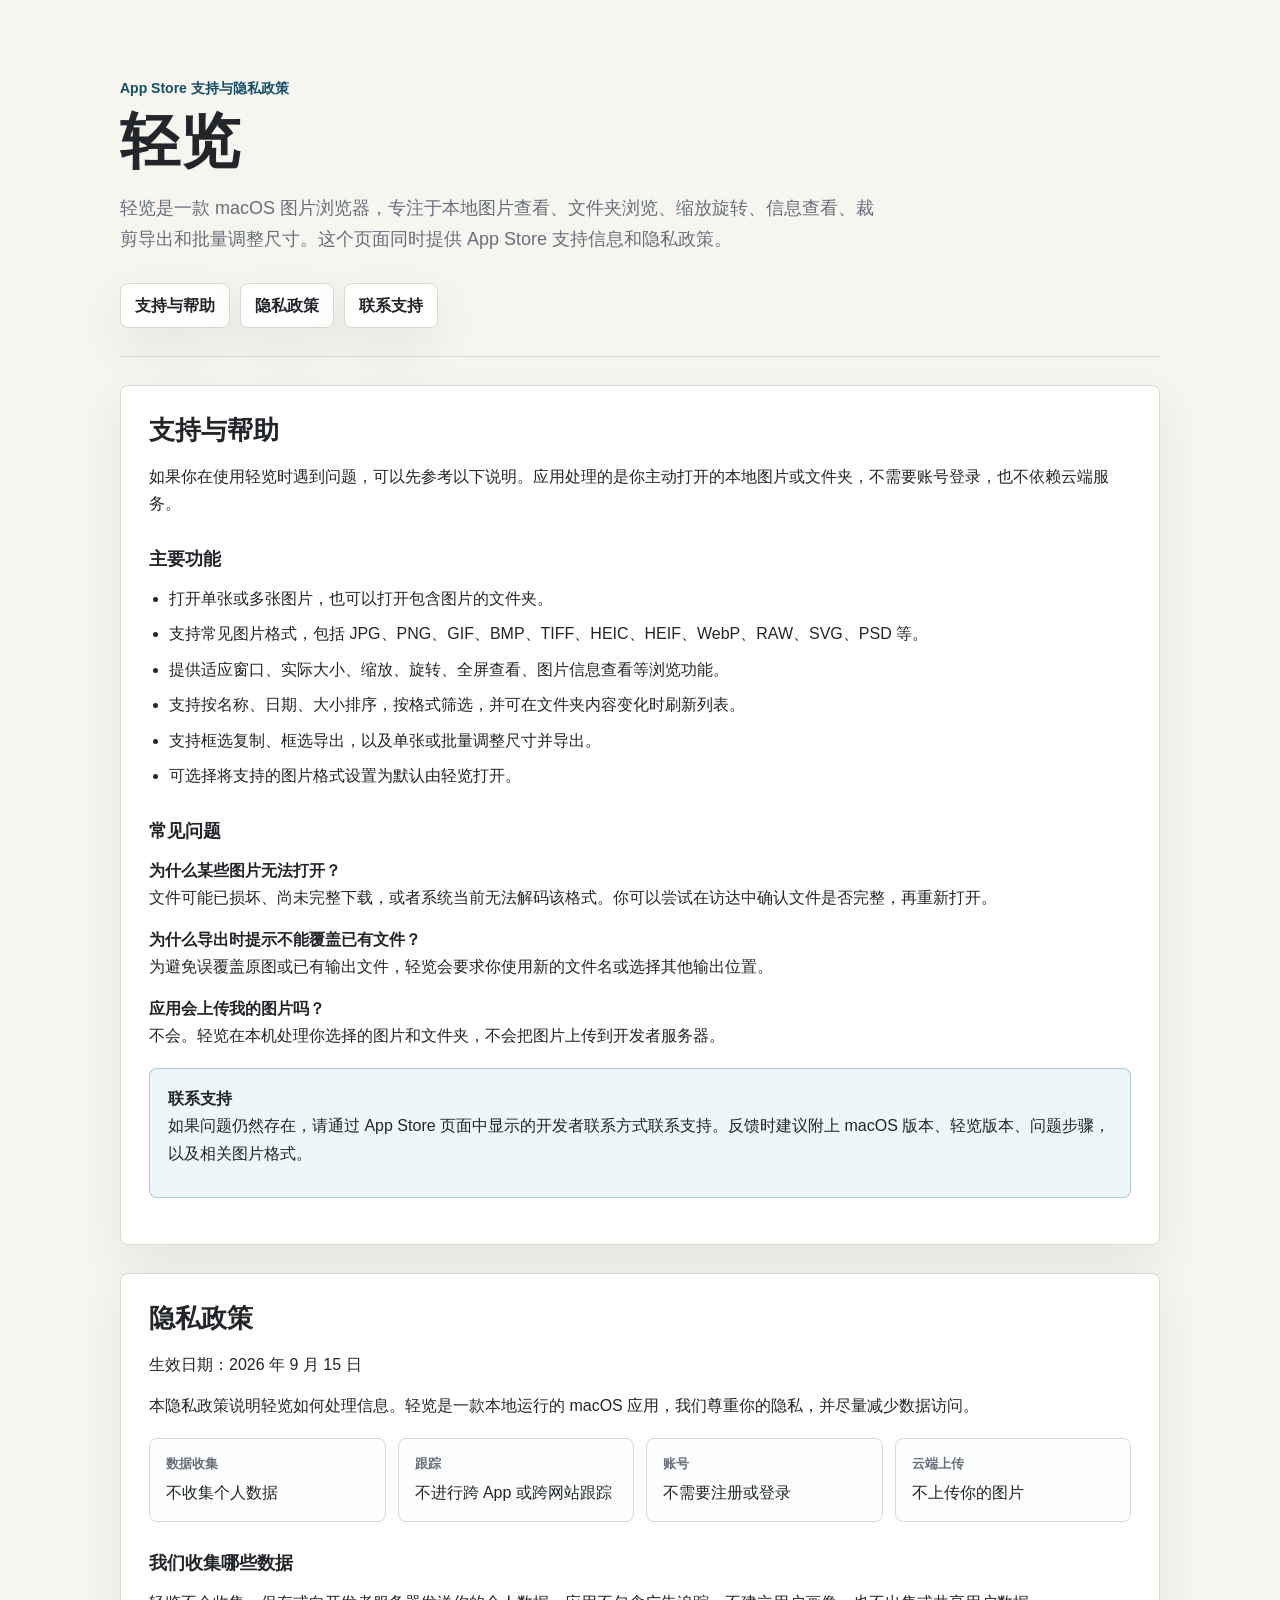
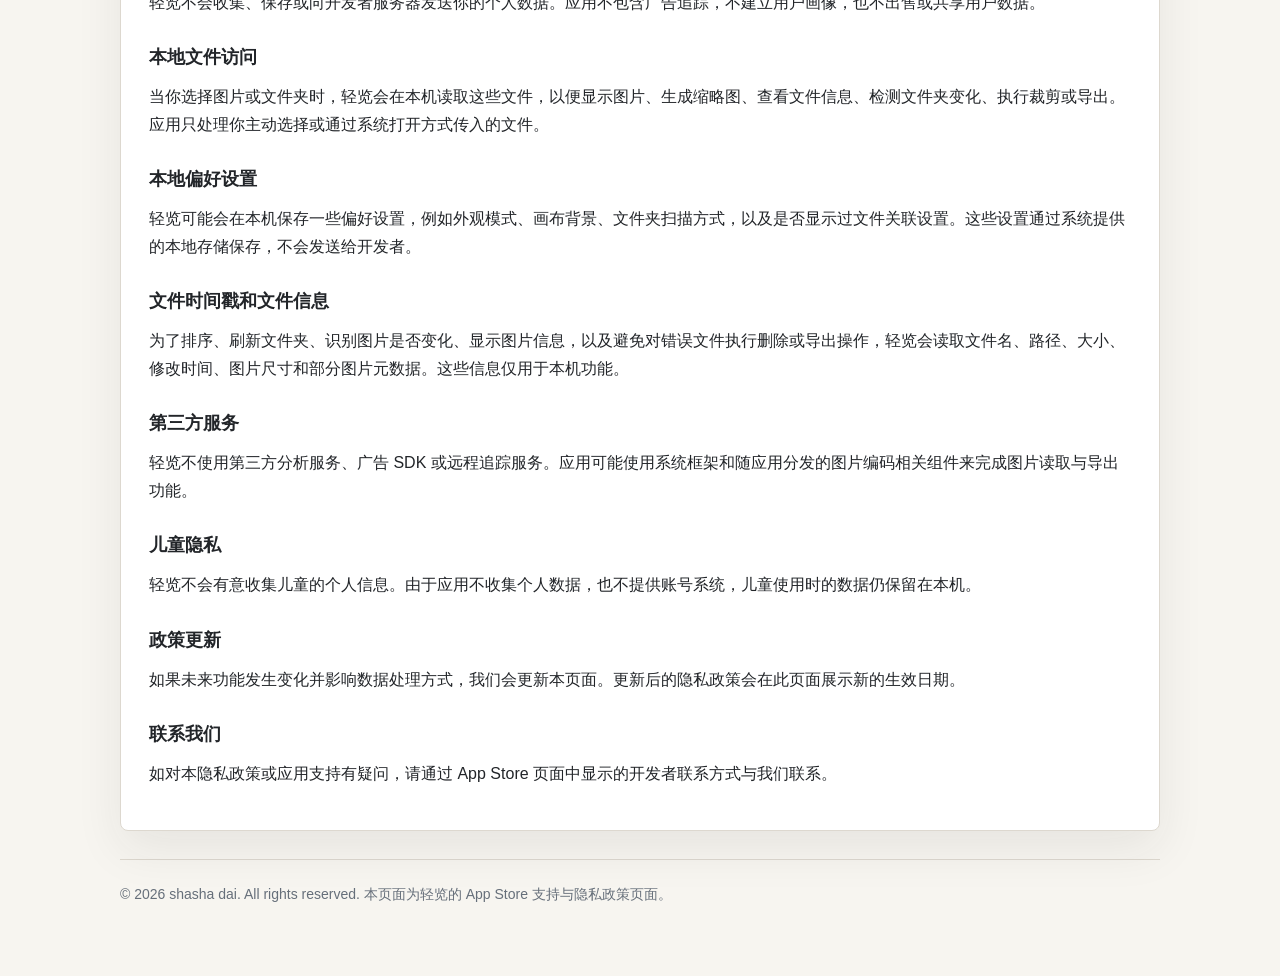
<file: qinglan_appstore-support-privacy.html>
<!doctype html>
<html lang="zh-CN">
<head>
  <meta charset="utf-8">
  <meta name="viewport" content="width=device-width, initial-scale=1">
  <title>轻览 - App Store 支持与隐私政策</title>
  <style>
    :root {
      color-scheme: light dark;
      --bg: #f7f5f0;
      --surface: #ffffff;
      --text: #222529;
      --muted: #666f7a;
      --line: #ddd8cf;
      --accent: #1f6f8b;
      --accent-strong: #154f64;
      --soft: #edf6f8;
      --shadow: 0 18px 48px rgba(33, 37, 41, 0.08);
    }

    @media (prefers-color-scheme: dark) {
      :root {
        --bg: #151719;
        --surface: #202326;
        --text: #f1f3f4;
        --muted: #aeb7bf;
        --line: #363b40;
        --accent: #79c7df;
        --accent-strong: #a6ddef;
        --soft: #1a3138;
        --shadow: 0 18px 48px rgba(0, 0, 0, 0.28);
      }
    }

    * {
      box-sizing: border-box;
    }

    html {
      scroll-behavior: smooth;
    }

    body {
      margin: 0;
      background: var(--bg);
      color: var(--text);
      font-family: -apple-system, BlinkMacSystemFont, "Segoe UI", "PingFang SC", "Hiragino Sans GB", "Microsoft YaHei", sans-serif;
      line-height: 1.72;
    }

    a {
      color: var(--accent-strong);
      text-decoration: none;
    }

    a:hover {
      text-decoration: underline;
    }

    .page {
      width: min(1040px, calc(100% - 32px));
      margin: 0 auto;
      padding: 40px 0 56px;
    }

    header {
      padding: 36px 0 28px;
      border-bottom: 1px solid var(--line);
    }

    .eyebrow {
      margin: 0 0 10px;
      color: var(--accent-strong);
      font-size: 14px;
      font-weight: 700;
      letter-spacing: 0;
    }

    h1 {
      margin: 0;
      font-size: clamp(34px, 6vw, 60px);
      line-height: 1.08;
      letter-spacing: 0;
    }

    .lead {
      max-width: 760px;
      margin: 18px 0 0;
      color: var(--muted);
      font-size: 18px;
    }

    nav {
      display: flex;
      flex-wrap: wrap;
      gap: 10px;
      margin-top: 28px;
    }

    nav a {
      display: inline-flex;
      align-items: center;
      min-height: 40px;
      padding: 8px 14px;
      border: 1px solid var(--line);
      border-radius: 8px;
      background: var(--surface);
      box-shadow: var(--shadow);
      color: var(--text);
      font-weight: 650;
    }

    main {
      display: grid;
      gap: 28px;
      margin-top: 28px;
    }

    section {
      padding: 28px;
      border: 1px solid var(--line);
      border-radius: 8px;
      background: var(--surface);
      box-shadow: var(--shadow);
    }

    h2 {
      margin: 0 0 16px;
      font-size: 26px;
      line-height: 1.25;
      letter-spacing: 0;
    }

    h3 {
      margin: 26px 0 10px;
      font-size: 18px;
      letter-spacing: 0;
    }

    p {
      margin: 0 0 14px;
    }

    ul {
      margin: 0 0 16px;
      padding-left: 1.25em;
    }

    li + li {
      margin-top: 8px;
    }

    .notice {
      margin: 18px 0;
      padding: 16px 18px;
      border-radius: 8px;
      background: var(--soft);
      border: 1px solid color-mix(in srgb, var(--accent) 32%, transparent);
    }

    .meta {
      display: grid;
      grid-template-columns: repeat(auto-fit, minmax(220px, 1fr));
      gap: 12px;
      margin: 18px 0 4px;
    }

    .meta div {
      padding: 14px 16px;
      border: 1px solid var(--line);
      border-radius: 8px;
      background: color-mix(in srgb, var(--surface) 84%, var(--soft));
    }

    .meta strong {
      display: block;
      margin-bottom: 4px;
      font-size: 13px;
      color: var(--muted);
    }

    footer {
      margin-top: 28px;
      padding-top: 22px;
      border-top: 1px solid var(--line);
      color: var(--muted);
      font-size: 14px;
    }

    @media (max-width: 640px) {
      .page {
        width: min(100% - 24px, 1040px);
        padding-top: 18px;
      }

      header {
        padding-top: 24px;
      }

      section {
        padding: 22px 18px;
      }

      nav a {
        width: 100%;
        justify-content: center;
      }
    }
  </style>
</head>
<body>
  <div class="page">
    <header>
      <p class="eyebrow">App Store 支持与隐私政策</p>
      <h1>轻览</h1>
      <p class="lead">轻览是一款 macOS 图片浏览器，专注于本地图片查看、文件夹浏览、缩放旋转、信息查看、裁剪导出和批量调整尺寸。这个页面同时提供 App Store 支持信息和隐私政策。</p>
      <nav aria-label="页面导航">
        <a href="#support">支持与帮助</a>
        <a href="#privacy">隐私政策</a>
        <a href="#contact">联系支持</a>
      </nav>
    </header>

    <main>
      <section id="support" aria-labelledby="support-title">
        <h2 id="support-title">支持与帮助</h2>
        <p>如果你在使用轻览时遇到问题，可以先参考以下说明。应用处理的是你主动打开的本地图片或文件夹，不需要账号登录，也不依赖云端服务。</p>

        <h3>主要功能</h3>
        <ul>
          <li>打开单张或多张图片，也可以打开包含图片的文件夹。</li>
          <li>支持常见图片格式，包括 JPG、PNG、GIF、BMP、TIFF、HEIC、HEIF、WebP、RAW、SVG、PSD 等。</li>
          <li>提供适应窗口、实际大小、缩放、旋转、全屏查看、图片信息查看等浏览功能。</li>
          <li>支持按名称、日期、大小排序，按格式筛选，并可在文件夹内容变化时刷新列表。</li>
          <li>支持框选复制、框选导出，以及单张或批量调整尺寸并导出。</li>
          <li>可选择将支持的图片格式设置为默认由轻览打开。</li>
        </ul>

        <h3>常见问题</h3>
        <p><strong>为什么某些图片无法打开？</strong><br>文件可能已损坏、尚未完整下载，或者系统当前无法解码该格式。你可以尝试在访达中确认文件是否完整，再重新打开。</p>
        <p><strong>为什么导出时提示不能覆盖已有文件？</strong><br>为避免误覆盖原图或已有输出文件，轻览会要求你使用新的文件名或选择其他输出位置。</p>
        <p><strong>应用会上传我的图片吗？</strong><br>不会。轻览在本机处理你选择的图片和文件夹，不会把图片上传到开发者服务器。</p>

        <div class="notice" id="contact">
          <strong>联系支持</strong>
          <p>如果问题仍然存在，请通过 App Store 页面中显示的开发者联系方式联系支持。反馈时建议附上 macOS 版本、轻览版本、问题步骤，以及相关图片格式。</p>
        </div>
      </section>

      <section id="privacy" aria-labelledby="privacy-title">
        <h2 id="privacy-title">隐私政策</h2>
        <p>生效日期：2026 年 9 月 15 日</p>
        <p>本隐私政策说明轻览如何处理信息。轻览是一款本地运行的 macOS 应用，我们尊重你的隐私，并尽量减少数据访问。</p>

        <div class="meta" aria-label="隐私摘要">
          <div>
            <strong>数据收集</strong>
            不收集个人数据
          </div>
          <div>
            <strong>跟踪</strong>
            不进行跨 App 或跨网站跟踪
          </div>
          <div>
            <strong>账号</strong>
            不需要注册或登录
          </div>
          <div>
            <strong>云端上传</strong>
            不上传你的图片
          </div>
        </div>

        <h3>我们收集哪些数据</h3>
        <p>轻览不会收集、保存或向开发者服务器发送你的个人数据。应用不包含广告追踪，不建立用户画像，也不出售或共享用户数据。</p>

        <h3>本地文件访问</h3>
        <p>当你选择图片或文件夹时，轻览会在本机读取这些文件，以便显示图片、生成缩略图、查看文件信息、检测文件夹变化、执行裁剪或导出。应用只处理你主动选择或通过系统打开方式传入的文件。</p>

        <h3>本地偏好设置</h3>
        <p>轻览可能会在本机保存一些偏好设置，例如外观模式、画布背景、文件夹扫描方式，以及是否显示过文件关联设置。这些设置通过系统提供的本地存储保存，不会发送给开发者。</p>

        <h3>文件时间戳和文件信息</h3>
        <p>为了排序、刷新文件夹、识别图片是否变化、显示图片信息，以及避免对错误文件执行删除或导出操作，轻览会读取文件名、路径、大小、修改时间、图片尺寸和部分图片元数据。这些信息仅用于本机功能。</p>

        <h3>第三方服务</h3>
        <p>轻览不使用第三方分析服务、广告 SDK 或远程追踪服务。应用可能使用系统框架和随应用分发的图片编码相关组件来完成图片读取与导出功能。</p>

        <h3>儿童隐私</h3>
        <p>轻览不会有意收集儿童的个人信息。由于应用不收集个人数据，也不提供账号系统，儿童使用时的数据仍保留在本机。</p>

        <h3>政策更新</h3>
        <p>如果未来功能发生变化并影响数据处理方式，我们会更新本页面。更新后的隐私政策会在此页面展示新的生效日期。</p>

        <h3>联系我们</h3>
        <p>如对本隐私政策或应用支持有疑问，请通过 App Store 页面中显示的开发者联系方式与我们联系。</p>
      </section>
    </main>

    <footer>
      <p>© 2026 shasha dai. All rights reserved. 本页面为轻览的 App Store 支持与隐私政策页面。</p>
    </footer>
  </div>
</body>
</html>
</file>
<file: altitude/styles.css>
:root {
  color-scheme: dark;
  font-family: -apple-system, "PingFang SC", "Microsoft YaHei", sans-serif;
  background: #152823;
  color: #f3f5df;
  --secondary: #b5c7bc;
  --line: #536a5c;
  --accent: #ddf77e;
}
* { box-sizing: border-box; }
html { scroll-behavior: smooth; }
body { margin: 0; font-size: 15px; line-height: 1.65; -webkit-font-smoothing: antialiased; }
a { color: inherit; text-decoration: none; }
h1, h2, h3, p, figure { margin: 0; }
button { font: inherit; }
a:focus-visible, button:focus-visible, summary:focus-visible, .theme-scroll:focus-visible {
  outline: 3px solid var(--accent);
  outline-offset: 5px;
}
.wrap { width: min(100% - 96px, 1160px); margin-inline: auto; }
.header { min-height: 77px; display: flex; align-items: center; justify-content: space-between; gap: 20px; }
.brand { display: flex; gap: 9px; align-items: center; font-size: 19px; font-weight: 750; white-space: nowrap; }
.brand img { border-radius: 8px; }
nav { display: flex; gap: 30px; align-items: center; font-size: 13px; }
nav a:last-child { border: 1px solid var(--line); padding: 7px 16px; border-radius: 30px; }
.gallery {
  background: linear-gradient(110deg, #34513b, #20372b 80%);
  border-block: 1px solid var(--line);
  padding: 31px 0 18px;
}
.themes { display: grid; grid-template-columns: repeat(6, minmax(0, 1fr)); gap: 20px; }
.phone {
  display: block;
  position: relative;
  width: 100%;
  aspect-ratio: 0.49;
  padding: 0;
  border: 5px solid #0e1913;
  border-radius: 24px;
  overflow: hidden;
  background: #0e1913;
  box-shadow: 0 15px 24px #0004;
  cursor: zoom-in;
  transition: transform 180ms ease;
}
.phone:hover { transform: translateY(-4px); }
.phone img { display: block; width: 100%; height: 100%; object-fit: fill; }
figcaption { text-align: center; color: #d3e3ca; margin-top: 12px; font-size: 12px; font-weight: 550; }
.gallery-note { font-size: 10px; color: var(--secondary); text-align: right; margin-top: 14px; }
.hero { padding-block: 38px 34px; display: flex; align-items: center; gap: 48px; justify-content: space-between; }
.title { flex: 1.1; }
.eyebrow { color: var(--accent); margin-bottom: 13px; font-size: 12px; font-weight: 650; letter-spacing: 0.12em; }
h1 { color: #e5f78e; font-size: clamp(46px, 5vw, 66px); font-weight: 800; letter-spacing: -0.055em; line-height: 1.13; }
.intro { flex: 1; max-width: 440px; min-width: 0; }
.intro > p:first-child { color: var(--secondary); font-size: 15px; line-height: 1.85; }
.download {
  display: flex;
  align-items: center;
  justify-content: space-between;
  min-height: 51px;
  max-width: 300px;
  margin-top: 20px;
  padding: 13px 19px;
  background: var(--accent);
  color: #152823;
  font-size: 16px;
  font-weight: 750;
}
.download:hover { background: #e9ffa2; }
.download span { font: 25px/1 Arial, sans-serif; }
.version { margin-top: 9px; color: var(--secondary); font-size: 11px; }
.browser-hint { margin-top: 12px; font-size: 12px; color: #e5f78e; }
.features { border-top: 1px solid var(--line); padding-block: 26px 34px; }
.feature-head { display: flex; align-items: center; justify-content: space-between; gap: 20px; }
h2 { font-size: 28px; line-height: 1.4; letter-spacing: -0.04em; }
.feature-head h2 { color: #e6f6b6; }
.feature-head > span { color: var(--secondary); font-size: 12px; }
.feature-grid { display: grid; grid-template-columns: repeat(3, minmax(0, 1fr)); gap: 22px 34px; margin-top: 23px; }
.feature-grid article { border-left: 2px solid #6e8c5a; padding-left: 14px; }
h3 { margin-bottom: 7px; font-size: 17px; line-height: 1.3; }
.feature-grid p { color: var(--secondary); font-size: 12px; line-height: 1.8; }
.trial { display: flex; gap: 25px; align-items: flex-start; border-top: 1px solid var(--line); padding-block: 20px; }
.trial h2 { flex-shrink: 0; font-size: 13px; letter-spacing: 0; line-height: 1.8; }
.trial p { font-size: 12px; line-height: 1.8; color: var(--secondary); }
.installation { border-top: 1px solid var(--line); padding-block: 21px 10px; }
.installation h2 { font-size: 20px; margin-bottom: 13px; }
details { border-bottom: 1px solid #385146; }
summary { cursor: pointer; font-size: 13px; padding: 13px 0; }
details p { font-size: 12px; color: var(--secondary); margin-bottom: 10px; max-width: 740px; }
code { display: block; margin-bottom: 14px; color: var(--secondary); overflow-wrap: anywhere; font-size: 11px; }
footer { display: flex; justify-content: space-between; padding-block: 20px 29px; font-size: 11px; color: var(--secondary); }
.theme-dialog { width: min(430px, calc(100% - 40px)); max-height: 94dvh; border: 1px solid var(--line); padding: 42px 22px 16px; border-radius: 20px; background: #152823; }
.theme-dialog::backdrop { background: #06130edc; }
.theme-dialog img { display: block; max-width: 100%; max-height: 74dvh; margin: auto; object-fit: contain; border-radius: 12px; }
.theme-dialog p { text-align: center; margin-top: 12px; }
.close-dialog { position: absolute; right: 8px; top: 2px; width: 44px; height: 40px; border: 0; background: transparent; color: #f3f5df; font-size: 28px; cursor: pointer; }
@media (max-width: 700px) {
  .wrap { width: calc(100% - 40px); }
  .header { min-height: 66px; gap: 10px; }
  .brand { font-size: 17px; }
  nav { gap: 0; }
  nav a { display: none; }
  nav a:last-child { display: block; padding: 6px 12px; font-size: 12px; white-space: nowrap; }
  .gallery { padding-block: 23px 15px; }
  .theme-scroll { overflow-x: auto; scroll-snap-type: x mandatory; padding: 0 20px 12px; scrollbar-width: thin; scrollbar-color: #7f9c70 transparent; }
  .theme-scroll .themes { width: max-content; margin: 0; grid-template-columns: repeat(6, 140px); gap: 15px; }
  .themes figure { scroll-snap-align: start; }
  .phone { border-width: 4px; border-radius: 21px; }
  .gallery-note { margin-top: 4px; text-align: left; }
  .hero { display: block; padding-block: 28px 29px; }
  .eyebrow { font-size: 11px; margin-bottom: 10px; }
  h1 { font-size: 40px; line-height: 1.17; }
  .intro { margin-top: 17px; max-width: 100%; }
  .intro > p:first-child { font-size: 14px; line-height: 1.8; }
  .download { max-width: 100%; margin-top: 19px; }
  .version { font-size: 10px; }
  .features { padding-top: 24px; }
  .feature-head h2 { font-size: 24px; }
  .feature-head > span { display: none; }
  .feature-grid { grid-template-columns: 1fr 1fr; gap: 24px 18px; }
  .feature-grid article { padding-left: 10px; }
  .feature-grid h3 { font-size: 15px; }
  .trial { display: block; }
  .trial h2 { margin-bottom: 7px; }
}
@media (max-width: 360px) {
  .wrap { width: calc(100% - 32px); }
  .brand { gap: 6px; font-size: 15px; }
  .brand img { width: 25px; height: 25px; }
  nav a:last-child { padding-inline: 9px; }
  h1 { font-size: 36px; }
}
@media (prefers-reduced-motion: reduce) {
  html { scroll-behavior: auto; }
  .phone { transition: none; }
}
</file>
